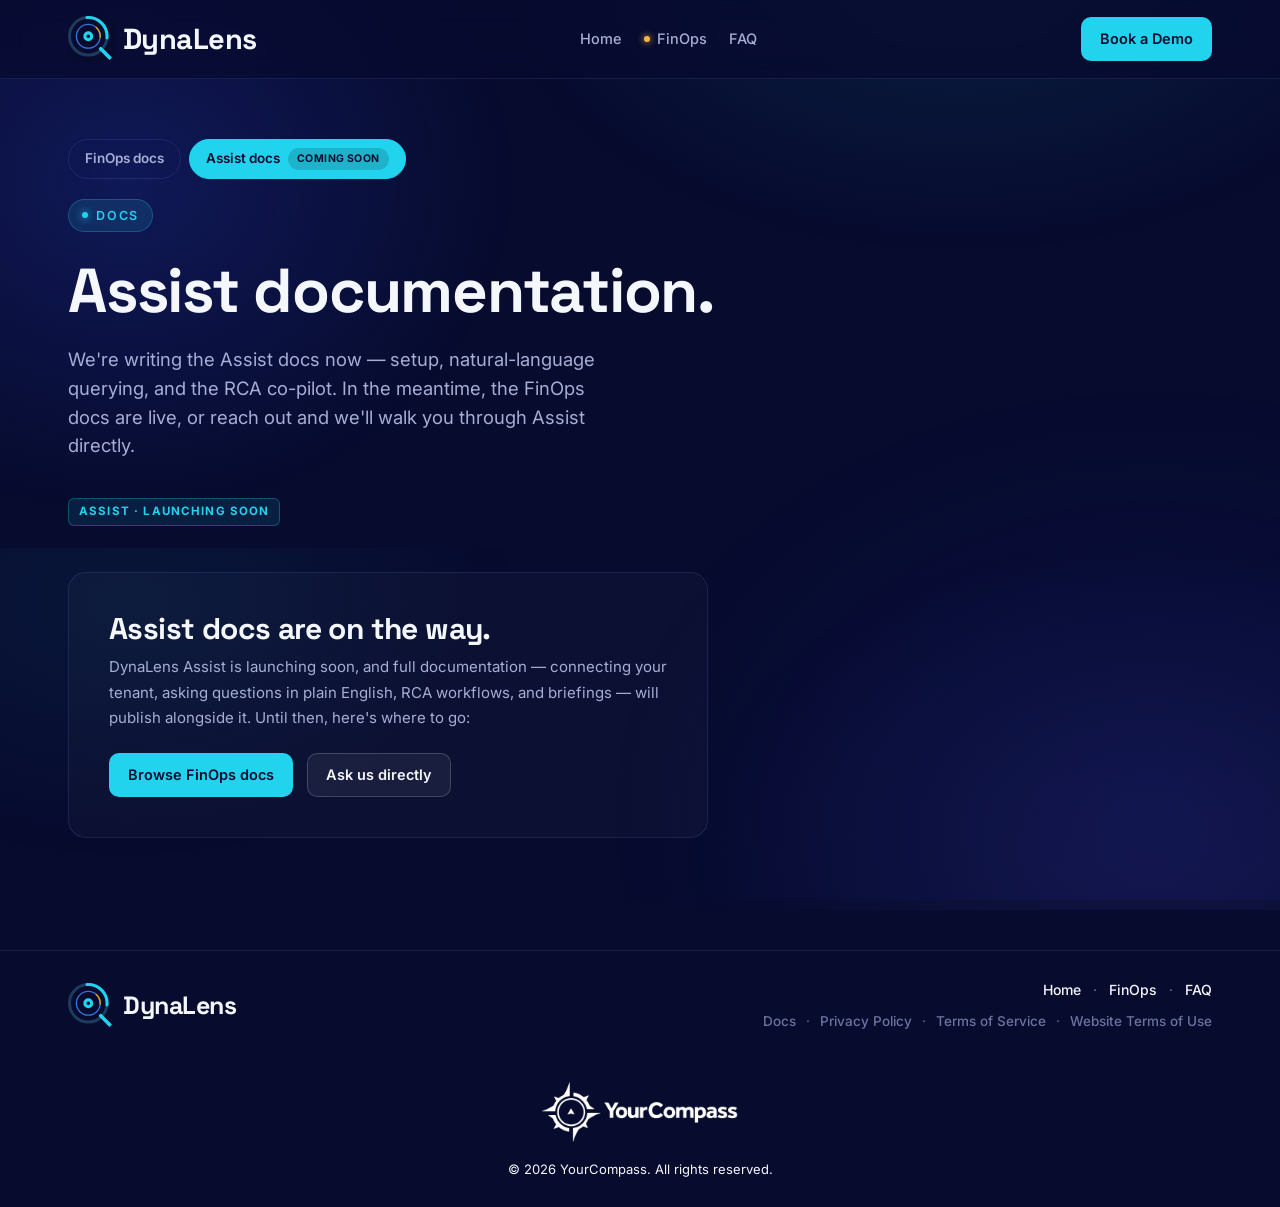
<file: dynalens-assist-docs.html>
<!DOCTYPE html>
<html lang="en">
<head>
<meta charset="UTF-8">
<meta name="viewport" content="width=device-width, initial-scale=1.0">
<title>Assist Documentation, DynaLens | Coming Soon</title>
<link rel="icon" type="image/svg+xml" href="assets/brand/icon-maskable.svg">
<link rel="apple-touch-icon" href="assets/brand/apple-touch-icon.svg">
<meta name="description" content="DynaLens Assist documentation is coming soon. In the meantime, browse the FinOps documentation or get in touch with the team.">
<link rel="preconnect" href="https://fonts.googleapis.com">
<link rel="preconnect" href="https://fonts.gstatic.com" crossorigin>
<link href="https://fonts.googleapis.com/css2?family=Space+Grotesk:wght@400;500;600;700&family=Inter:wght@400;500;600&family=JetBrains+Mono:wght@400;500;700&display=swap" rel="stylesheet">
<link rel="stylesheet" href="assets/css/main.css">
<link rel="stylesheet" href="assets/css/docs.css">
</head>
<body>

<nav>
  <div class="nav-in">
    <a href="index.html" class="logo" style="text-decoration:none;color:inherit"><img src="assets/brand/apple-touch-icon.svg" alt="" class="logo-icon">DynaLens</a>
    <div class="nav-links">
      <a href="index.html">Home</a>
      <a href="dynalens-finops-page.html" class="nav-status nav-status--fo">FinOps</a>
      <a href="dynalens-faq-page.html">FAQ</a>
    </div>
    <div class="nav-cta">
      <a href="dynalens-book-a-demo.html?from=docs" class="btn btn-primary">Book a Demo</a>
      <a href="dynalens-book-a-demo.html?from=docs" class="btn btn-primary" style="display:none">Sign Up</a>
    </div>
    <button class="nav-burger" id="navBurger" aria-label="Open menu" aria-expanded="false">
      <span></span><span></span><span></span>
    </button>
  </div>
  <div class="nav-mobile" id="navMobile">
    <a href="index.html">Home</a>
    <a href="dynalens-finops-page.html" class="nav-status nav-status--fo">FinOps</a>
    <a href="dynalens-faq-page.html">FAQ</a>
    <div class="nav-mobile-cta">
      <a href="dynalens-book-a-demo.html?from=docs" class="btn btn-primary">Book a Demo</a>
      <a href="dynalens-book-a-demo.html?from=docs" class="btn btn-primary" style="display:none">Sign Up</a>
    </div>
  </div>
</nav>

<header class="hero" style="padding-bottom:8px">
  <div class="wrap">
    <div style="max-width:720px">
      <div class="doc-product-switch">
        <a href="dynalens-docs.html" class="doc-product-pill">FinOps docs</a>
        <a href="dynalens-assist-docs.html" class="doc-product-pill active">Assist docs <span class="tag">Coming soon</span></a>
      </div>
      <span class="eyebrow">Docs</span>
      <h1>Assist documentation.</h1>
      <p class="hero-sub">We're writing the Assist docs now — setup, natural-language querying, and the RCA co-pilot. In the meantime, the FinOps docs are live, or reach out and we'll walk you through Assist directly.</p>
      <span class="app-eye launching" style="margin-top:6px">Assist · Launching soon</span>
    </div>
  </div>
</header>

<section class="blk" style="padding-top:24px">
  <div class="wrap">
    <div class="doc-soon-card">
      <h2>Assist docs are on the way.</h2>
      <p>DynaLens Assist is launching soon, and full documentation — connecting your tenant, asking questions in plain English, RCA workflows, and briefings — will publish alongside it. Until then, here's where to go:</p>
      <div class="hero-actions">
        <a href="dynalens-docs.html" class="btn btn-primary">Browse FinOps docs</a>
        <a href="dynalens-book-a-demo.html?from=docs" class="btn btn-ghost">Ask us directly</a>
      </div>
    </div>
  </div>
</section>

<footer>
  <div class="wrap">
    <div class="foot-in">
      <a href="index.html" class="logo" style="font-size:25px;text-decoration:none;color:inherit"><img src="assets/brand/apple-touch-icon.svg" alt="" class="logo-icon">DynaLens</a>
      <div class="foot-nav">
        <div class="foot-links">
          <a href="index.html">Home</a>
          <a href="dynalens-finops-page.html">FinOps</a>
          <a href="dynalens-faq-page.html">FAQ</a>
        </div>
        <div class="foot-legal">
          <a href="dynalens-docs.html">Docs</a>
          <a href="dynalens-privacy-policy.html">Privacy Policy</a>
          <a href="dynalens-terms-of-service.html">Terms of Service</a>
          <a href="dynalens-website-terms-of-use.html">Website Terms of Use</a>
        </div>
      </div>
    </div>
    <div class="foot-brand">
      <a href="https://yourcompass.ca" target="_blank" rel="noopener"><img src="assets/brand/yourcompass_logo_text.png" alt="YourCompass" class="foot-yc-logo"></a>
      <div class="copy">© 2026 YourCompass. All rights reserved.</div>
    </div>
  </div>
</footer>

<script src="assets/js/main.js"></script>
</body>
</html>
</file>
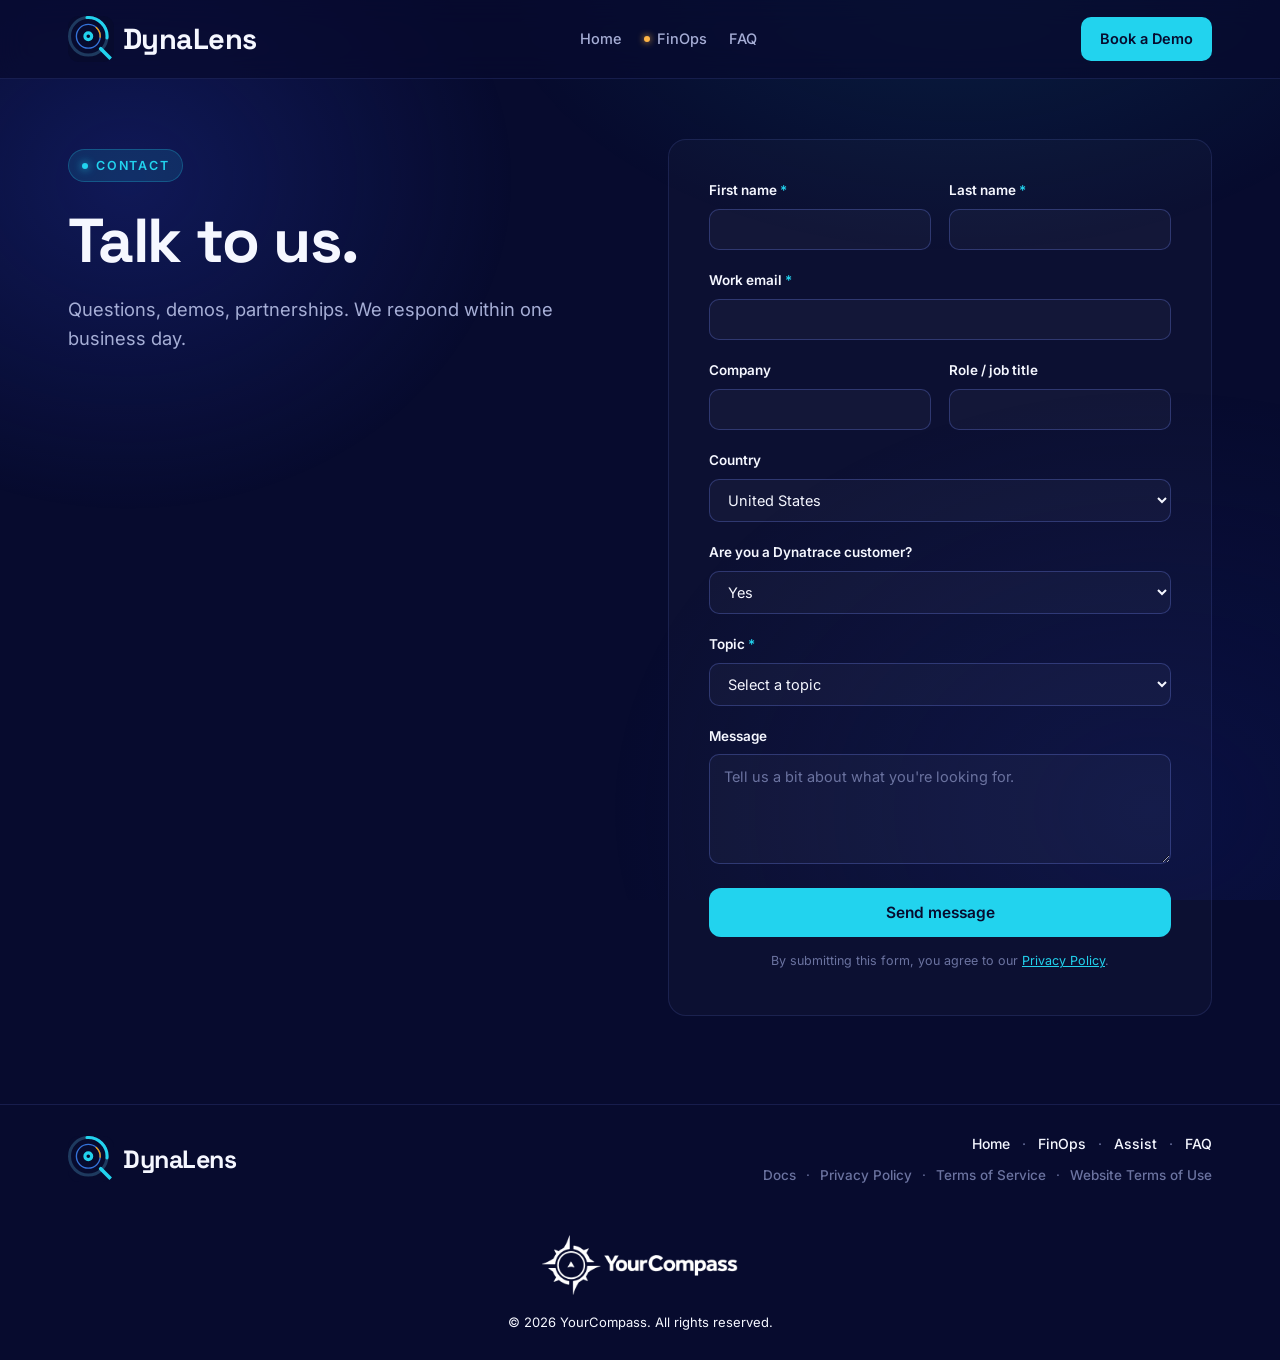
<file: dynalens-book-a-demo.html>
<!DOCTYPE html>
<html lang="en">
<head>
<meta charset="UTF-8">
<meta name="viewport" content="width=device-width, initial-scale=1.0">
<title>Book a Demo, DynaLens | Talk to Us</title>
<link rel="icon" type="image/svg+xml" href="assets/brand/icon-maskable.svg">
<link rel="apple-touch-icon" href="assets/brand/apple-touch-icon.svg">
<meta name="description" content="Questions, demos, or partnership inquiries about DynaLens FinOps and Assist. We respond within one business day.">
<link rel="preconnect" href="https://fonts.googleapis.com">
<link rel="preconnect" href="https://fonts.gstatic.com" crossorigin>
<link href="https://fonts.googleapis.com/css2?family=Space+Grotesk:wght@400;500;600;700&family=Inter:wght@400;500;600&family=JetBrains+Mono:wght@400;500;700&display=swap" rel="stylesheet">
<link rel="stylesheet" href="assets/css/main.css">
<link rel="stylesheet" href="assets/css/contact.css">
</head>
<body>

<nav>
  <div class="nav-in">
    <a href="index.html" class="logo" style="text-decoration:none;color:inherit"><img src="assets/brand/apple-touch-icon.svg" alt="" class="logo-icon">DynaLens</a>
    <div class="nav-links">
      <a href="index.html">Home</a>
      <a href="dynalens-finops-page.html" class="nav-status nav-status--fo">FinOps</a>
      <a href="dynalens-faq-page.html">FAQ</a>
    </div>
    <div class="nav-cta">
      <a href="dynalens-book-a-demo.html?from=contact" class="btn btn-primary">Book a Demo</a>
      <a href="dynalens-book-a-demo.html?from=contact" class="btn btn-primary" style="display:none">Sign Up</a>
    </div>
    <button class="nav-burger" id="navBurger" aria-label="Open menu" aria-expanded="false">
      <span></span><span></span><span></span>
    </button>
  </div>
  <div class="nav-mobile" id="navMobile">
    <a href="index.html">Home</a>
    <a href="dynalens-finops-page.html" class="nav-status nav-status--fo">FinOps</a>
    <a href="dynalens-faq-page.html">FAQ</a>
    <div class="nav-mobile-cta">
      <a href="dynalens-book-a-demo.html?from=contact" class="btn btn-primary">Book a Demo</a>
      <a href="dynalens-book-a-demo.html?from=contact" class="btn btn-primary" style="display:none">Sign Up</a>
    </div>
  </div>
</nav>

<header class="hero">
  <div class="wrap">
    <div class="contact-grid">
      <div class="contact-intro reveal">
        <span class="eyebrow">Contact</span>
        <h1>Talk to us.</h1>
        <p class="hero-sub">Questions, demos, partnerships. We respond within one business day.</p>
      </div>

      <div class="contact-card reveal">
        <form class="contact-form" id="contactForm">
          <div class="form-row">
            <div class="form-field">
              <label for="cf-first">First name<span class="req">*</span></label>
              <input type="text" id="cf-first" name="firstName" autocomplete="given-name" required>
            </div>
            <div class="form-field">
              <label for="cf-last">Last name<span class="req">*</span></label>
              <input type="text" id="cf-last" name="lastName" autocomplete="family-name" required>
            </div>
          </div>

          <div class="form-field">
            <label for="cf-email">Work email<span class="req">*</span></label>
            <input type="email" id="cf-email" name="email" autocomplete="email" required>
          </div>

          <div class="form-row">
            <div class="form-field">
              <label for="cf-company">Company</label>
              <input type="text" id="cf-company" name="company" autocomplete="organization">
            </div>
            <div class="form-field">
              <label for="cf-role">Role / job title</label>
              <input type="text" id="cf-role" name="role" autocomplete="organization-title">
            </div>
          </div>

          <div class="form-field">
            <label for="cf-country">Country</label>
            <select id="cf-country" name="country">
              <option>United States</option>
              <option>United Arab Emirates</option>
              <option>Saudi Arabia</option>
              <option>United Kingdom</option>
              <option>Canada</option>
              <option>Other</option>
            </select>
          </div>

          <div class="form-field">
            <label for="cf-customer">Are you a Dynatrace customer?</label>
            <select id="cf-customer" name="dynatraceCustomer">
              <option value="yes">Yes</option>
              <option value="no">No</option>
              <option value="evaluating">Evaluating Dynatrace</option>
            </select>
          </div>

          <div class="form-field">
            <label for="cf-topic">Topic<span class="req">*</span></label>
            <select id="cf-topic" name="topic" required>
              <option value="" disabled selected>Select a topic</option>
              <option value="general">General</option>
              <option value="demo">Sales / Demo</option>
              <option value="partnership">Partnership</option>
              <option value="support">Support</option>
              <option value="security">Security</option>
            </select>
          </div>

          <div class="form-field">
            <label for="cf-message">Message</label>
            <textarea id="cf-message" name="message" placeholder="Tell us a bit about what you're looking for."></textarea>
          </div>

          <input type="hidden" id="cf-product" name="product" value="General">

          <button type="submit" class="btn btn-primary btn-lg contact-submit">Send message</button>
          <p class="contact-note">By submitting this form, you agree to our <a href="dynalens-privacy-policy.html" style="color:var(--cyan)">Privacy Policy</a>.</p>
        </form>

        <div class="contact-success" id="contactSuccess">
          <div class="ico">✓</div>
          <h3>Message sent.</h3>
          <p>Thanks for reaching out — we'll be in touch within one business day.</p>
        </div>
      </div>
    </div>
  </div>
</header>

<footer>
  <div class="wrap">
    <div class="foot-in">
      <a href="index.html" class="logo" style="font-size:25px;text-decoration:none;color:inherit"><img src="assets/brand/apple-touch-icon.svg" alt="" class="logo-icon">DynaLens</a>
      <div class="foot-nav">
        <div class="foot-links">
          <a href="index.html">Home</a>
          <a href="dynalens-finops-page.html">FinOps</a>
          <a href="dynalens-assist-page.html">Assist</a>
          <a href="dynalens-faq-page.html">FAQ</a>
        </div>
        <div class="foot-legal">
          <a href="dynalens-docs.html">Docs</a>
          <a href="dynalens-privacy-policy.html">Privacy Policy</a>
          <a href="dynalens-terms-of-service.html">Terms of Service</a>
          <a href="dynalens-website-terms-of-use.html">Website Terms of Use</a>
        </div>
      </div>
    </div>
    <div class="foot-brand">
      <a href="https://yourcompass.ca" target="_blank" rel="noopener"><img src="assets/brand/yourcompass_logo_text.png" alt="YourCompass" class="foot-yc-logo"></a>
      <div class="copy">© 2026 YourCompass. All rights reserved.</div>
    </div>
  </div>
</footer>

<script src="assets/js/main.js"></script>
<script>
  // Referrer-based product context: which page's "Book a Demo" sent someone here.
  // Carries through as ?from=<slug> and drives both the accent color (matching
  // that product's theme) and a hidden field so a real submission remembers it.
  (function(){
    var labels = {
      home: 'Home', finops: 'FinOps', assist: 'Assist', faq: 'FAQ',
      docs: 'Docs', privacy: 'Privacy Policy', tos: 'Terms of Service',
      webtou: 'Website Terms of Use', contact: 'Contact page'
    };
    var from = new URLSearchParams(window.location.search).get('from');
    var productField = document.getElementById('cf-product');
    if(productField) productField.value = labels[from] || 'General';
    if(from === 'finops') document.body.classList.add('theme-finops');
  })();

  (function(){
    var form = document.getElementById('contactForm');
    var success = document.getElementById('contactSuccess');
    if(!form || !success) return;
    form.addEventListener('submit', function(e){
      e.preventDefault();
      form.classList.add('hide');
      success.classList.add('show');
    });
  })();
</script>
</body>
</html>
</file>
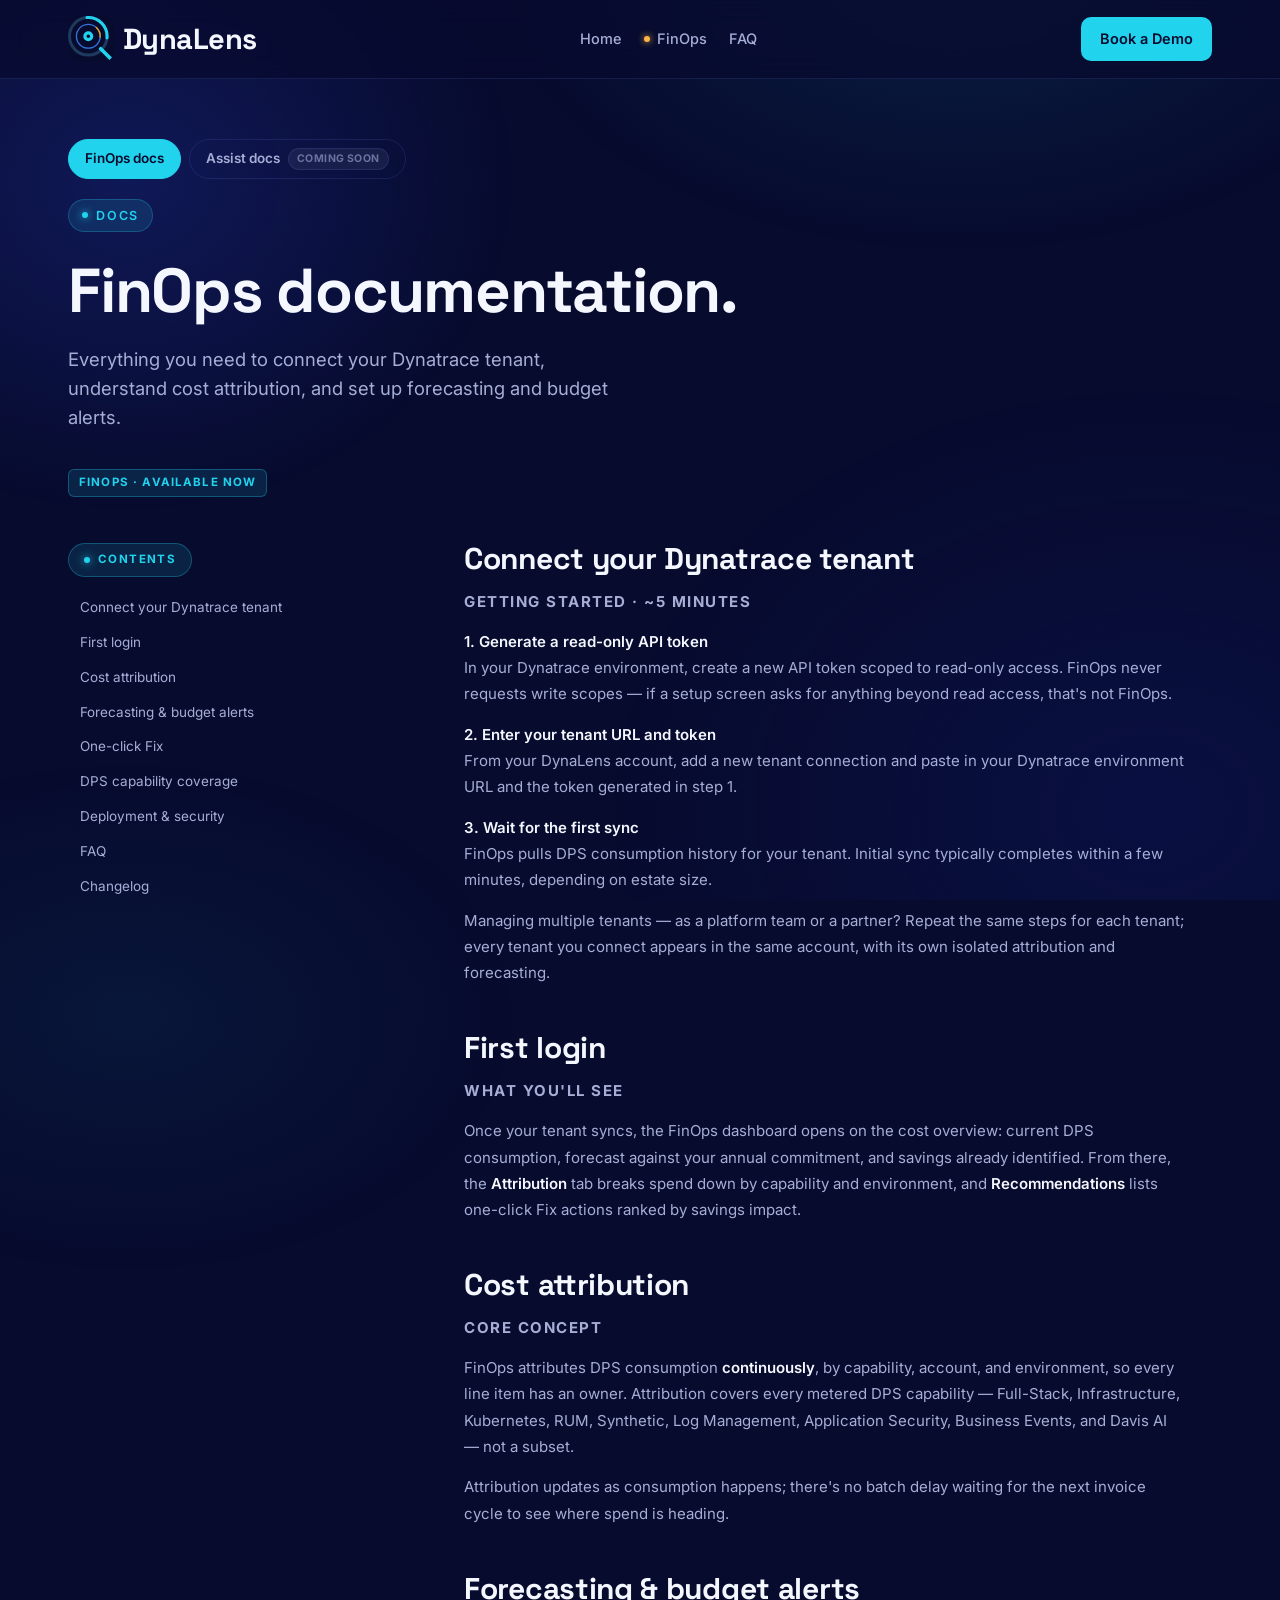
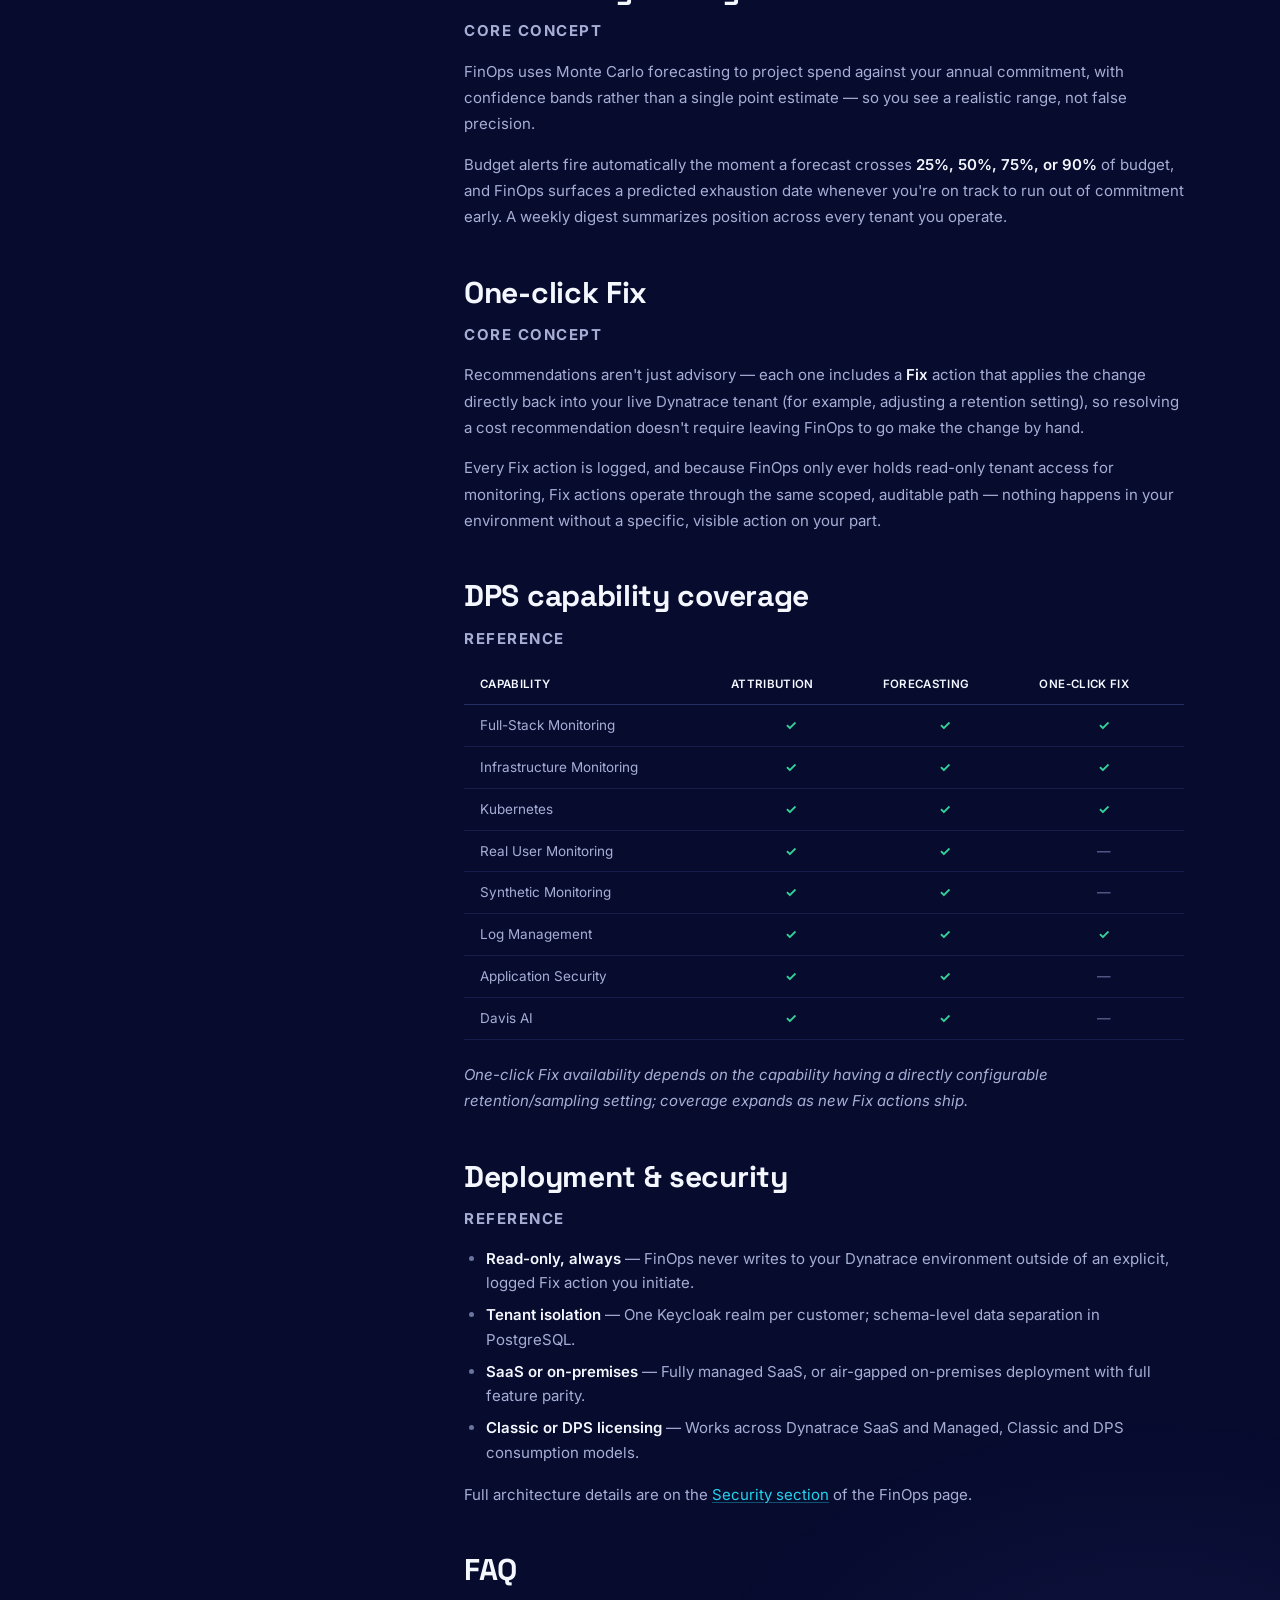
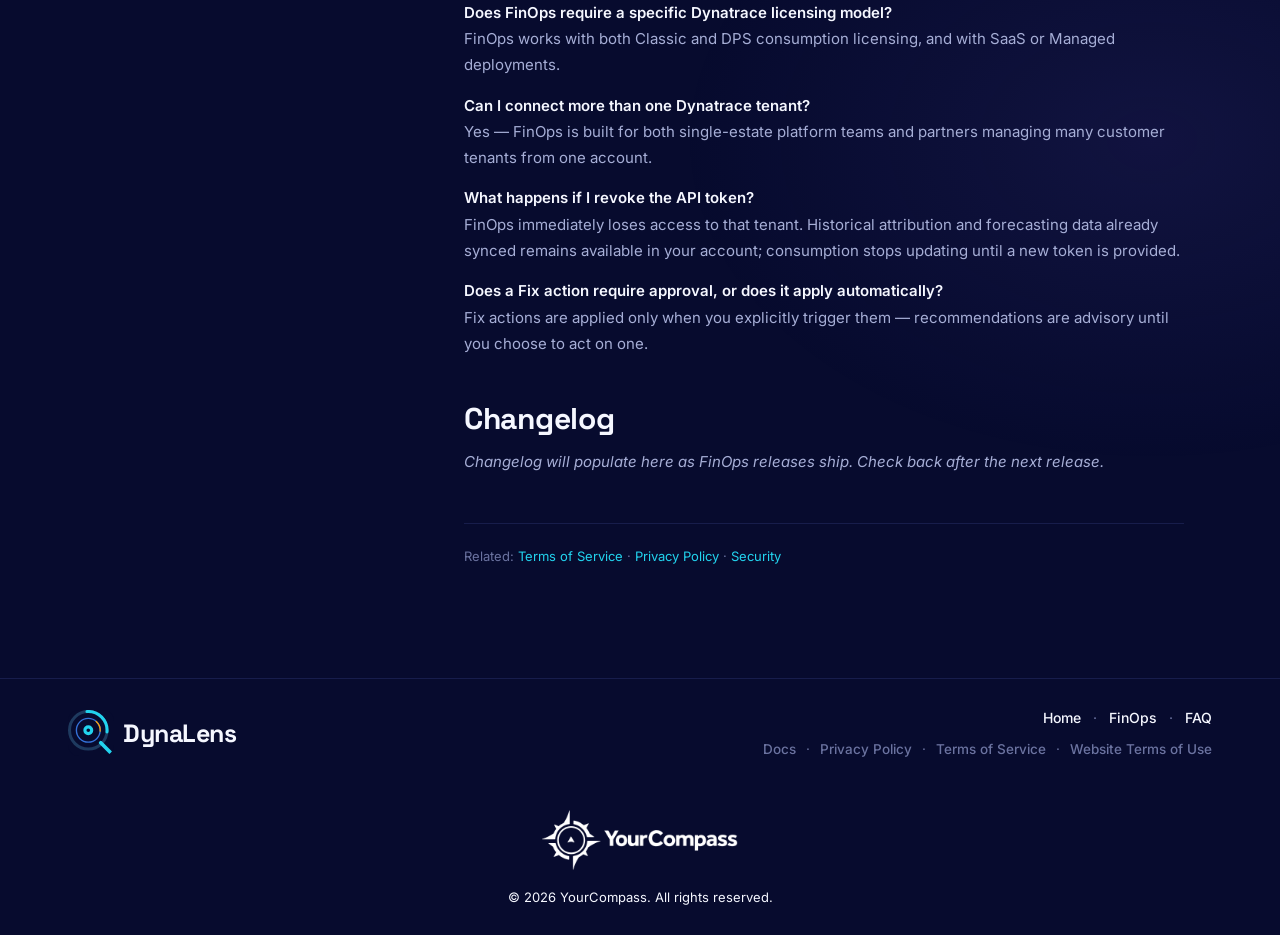
<file: dynalens-docs.html>
<!DOCTYPE html>
<html lang="en">
<head>
<meta charset="UTF-8">
<meta name="viewport" content="width=device-width, initial-scale=1.0">
<title>Documentation, DynaLens | FinOps Setup Guides & Reference</title>
<link rel="icon" type="image/svg+xml" href="assets/brand/icon-maskable.svg">
<link rel="apple-touch-icon" href="assets/brand/apple-touch-icon.svg">
<meta name="description" content="DynaLens documentation: connect your Dynatrace tenant, understand cost attribution, set up forecasting and budget alerts, and use one-click Fix actions in FinOps.">
<link rel="preconnect" href="https://fonts.googleapis.com">
<link rel="preconnect" href="https://fonts.gstatic.com" crossorigin>
<link href="https://fonts.googleapis.com/css2?family=Space+Grotesk:wght@400;500;600;700&family=Inter:wght@400;500;600&family=JetBrains+Mono:wght@400;500;700&display=swap" rel="stylesheet">
<link rel="stylesheet" href="assets/css/main.css">
<link rel="stylesheet" href="assets/css/docs.css">
</head>
<body>

<nav>
  <div class="nav-in">
    <a href="index.html" class="logo" style="text-decoration:none;color:inherit"><img src="assets/brand/apple-touch-icon.svg" alt="" class="logo-icon">DynaLens</a>
    <div class="nav-links">
      <a href="index.html">Home</a>
      <a href="dynalens-finops-page.html" class="nav-status nav-status--fo">FinOps</a>
      <a href="dynalens-faq-page.html">FAQ</a>
    </div>
    <div class="nav-cta">
      <a href="dynalens-book-a-demo.html?from=docs" class="btn btn-primary">Book a Demo</a>
      <a href="dynalens-book-a-demo.html?from=docs" class="btn btn-primary" style="display:none">Sign Up</a>
    </div>
    <button class="nav-burger" id="navBurger" aria-label="Open menu" aria-expanded="false">
      <span></span><span></span><span></span>
    </button>
  </div>
  <div class="nav-mobile" id="navMobile">
    <a href="index.html">Home</a>
    <a href="dynalens-finops-page.html" class="nav-status nav-status--fo">FinOps</a>
    <a href="dynalens-faq-page.html">FAQ</a>
    <div class="nav-mobile-cta">
      <a href="dynalens-book-a-demo.html?from=docs" class="btn btn-primary">Book a Demo</a>
      <a href="dynalens-book-a-demo.html?from=docs" class="btn btn-primary" style="display:none">Sign Up</a>
    </div>
  </div>
</nav>

<header class="hero" style="padding-bottom:8px">
  <div class="wrap">
    <div class="reveal" style="max-width:720px">
      <div class="doc-product-switch">
        <a href="dynalens-docs.html" class="doc-product-pill active">FinOps docs</a>
        <a href="dynalens-assist-docs.html" class="doc-product-pill">Assist docs <span class="tag">Coming soon</span></a>
      </div>
      <span class="eyebrow">Docs</span>
      <h1>FinOps documentation.</h1>
      <p class="hero-sub">Everything you need to connect your Dynatrace tenant, understand cost attribution, and set up forecasting and budget alerts.</p>
      <span class="app-eye now" style="margin-top:6px">FinOps · Available now</span>
    </div>
  </div>
</header>

<section class="blk" style="padding-top:24px">
  <div class="wrap">
    <div class="doc-shell">
      <aside class="doc-toc">
        <div class="sec-eye doc-toc-title">Contents</div>
        <ul>
          <li><a href="#connect-your-dynatrace-tenant">Connect your Dynatrace tenant</a></li>
          <li><a href="#first-login">First login</a></li>
          <li><a href="#cost-attribution">Cost attribution</a></li>
          <li><a href="#forecasting--budget-alerts">Forecasting &amp; budget alerts</a></li>
          <li><a href="#one-click-fix">One-click Fix</a></li>
          <li><a href="#dps-capability-coverage">DPS capability coverage</a></li>
          <li><a href="#deployment--security">Deployment &amp; security</a></li>
          <li><a href="#faq">FAQ</a></li>
          <li><a href="#changelog">Changelog</a></li>
        </ul>
      </aside>

      <article class="doc-body">

        <h2 id="connect-your-dynatrace-tenant">Connect your Dynatrace tenant</h2>
        <p class="doc-kicker">Getting started · ~5 minutes</p>

        <p><strong>1. Generate a read-only API token</strong><br>
        In your Dynatrace environment, create a new API token scoped to read-only access. FinOps never requests write scopes — if a setup screen asks for anything beyond read access, that's not FinOps.</p>

        <p><strong>2. Enter your tenant URL and token</strong><br>
        From your DynaLens account, add a new tenant connection and paste in your Dynatrace environment URL and the token generated in step 1.</p>

        <p><strong>3. Wait for the first sync</strong><br>
        FinOps pulls DPS consumption history for your tenant. Initial sync typically completes within a few minutes, depending on estate size.</p>

        <p>Managing multiple tenants — as a platform team or a partner? Repeat the same steps for each tenant; every tenant you connect appears in the same account, with its own isolated attribution and forecasting.</p>

        <h2 id="first-login">First login</h2>
        <p class="doc-kicker">What you'll see</p>
        <p>Once your tenant syncs, the FinOps dashboard opens on the cost overview: current DPS consumption, forecast against your annual commitment, and savings already identified. From there, the <strong>Attribution</strong> tab breaks spend down by capability and environment, and <strong>Recommendations</strong> lists one-click Fix actions ranked by savings impact.</p>

        <h2 id="cost-attribution">Cost attribution</h2>
        <p class="doc-kicker">Core concept</p>
        <p>FinOps attributes DPS consumption <strong>continuously</strong>, by capability, account, and environment, so every line item has an owner. Attribution covers every metered DPS capability — Full-Stack, Infrastructure, Kubernetes, RUM, Synthetic, Log Management, Application Security, Business Events, and Davis AI — not a subset.</p>
        <p>Attribution updates as consumption happens; there's no batch delay waiting for the next invoice cycle to see where spend is heading.</p>

        <h2 id="forecasting--budget-alerts">Forecasting &amp; budget alerts</h2>
        <p class="doc-kicker">Core concept</p>
        <p>FinOps uses Monte Carlo forecasting to project spend against your annual commitment, with confidence bands rather than a single point estimate — so you see a realistic range, not false precision.</p>
        <p>Budget alerts fire automatically the moment a forecast crosses <strong>25%, 50%, 75%, or 90%</strong> of budget, and FinOps surfaces a predicted exhaustion date whenever you're on track to run out of commitment early. A weekly digest summarizes position across every tenant you operate.</p>

        <h2 id="one-click-fix">One-click Fix</h2>
        <p class="doc-kicker">Core concept</p>
        <p>Recommendations aren't just advisory — each one includes a <strong>Fix</strong> action that applies the change directly back into your live Dynatrace tenant (for example, adjusting a retention setting), so resolving a cost recommendation doesn't require leaving FinOps to go make the change by hand.</p>
        <p>Every Fix action is logged, and because FinOps only ever holds read-only tenant access for monitoring, Fix actions operate through the same scoped, auditable path — nothing happens in your environment without a specific, visible action on your part.</p>

        <h2 id="dps-capability-coverage">DPS capability coverage</h2>
        <p class="doc-kicker">Reference</p>
        <div class="doc-table-wrap">
          <table>
            <thead>
              <tr><th>Capability</th><th>Attribution</th><th>Forecasting</th><th>One-click Fix</th></tr>
            </thead>
            <tbody>
              <tr><td>Full-Stack Monitoring</td><td class="chk">✓</td><td class="chk">✓</td><td class="chk">✓</td></tr>
              <tr><td>Infrastructure Monitoring</td><td class="chk">✓</td><td class="chk">✓</td><td class="chk">✓</td></tr>
              <tr><td>Kubernetes</td><td class="chk">✓</td><td class="chk">✓</td><td class="chk">✓</td></tr>
              <tr><td>Real User Monitoring</td><td class="chk">✓</td><td class="chk">✓</td><td class="dash">—</td></tr>
              <tr><td>Synthetic Monitoring</td><td class="chk">✓</td><td class="chk">✓</td><td class="dash">—</td></tr>
              <tr><td>Log Management</td><td class="chk">✓</td><td class="chk">✓</td><td class="chk">✓</td></tr>
              <tr><td>Application Security</td><td class="chk">✓</td><td class="chk">✓</td><td class="dash">—</td></tr>
              <tr><td>Davis AI</td><td class="chk">✓</td><td class="chk">✓</td><td class="dash">—</td></tr>
            </tbody>
          </table>
        </div>
        <p><em>One-click Fix availability depends on the capability having a directly configurable retention/sampling setting; coverage expands as new Fix actions ship.</em></p>

        <h2 id="deployment--security">Deployment &amp; security</h2>
        <p class="doc-kicker">Reference</p>
        <ul>
          <li><strong>Read-only, always</strong> — FinOps never writes to your Dynatrace environment outside of an explicit, logged Fix action you initiate.</li>
          <li><strong>Tenant isolation</strong> — One Keycloak realm per customer; schema-level data separation in PostgreSQL.</li>
          <li><strong>SaaS or on-premises</strong> — Fully managed SaaS, or air-gapped on-premises deployment with full feature parity.</li>
          <li><strong>Classic or DPS licensing</strong> — Works across Dynatrace SaaS and Managed, Classic and DPS consumption models.</li>
        </ul>
        <p>Full architecture details are on the <a href="dynalens-finops-page.html#security">Security section</a> of the FinOps page.</p>

        <h2 id="faq">FAQ</h2>
        <p><strong>Does FinOps require a specific Dynatrace licensing model?</strong><br>
        FinOps works with both Classic and DPS consumption licensing, and with SaaS or Managed deployments.</p>
        <p><strong>Can I connect more than one Dynatrace tenant?</strong><br>
        Yes — FinOps is built for both single-estate platform teams and partners managing many customer tenants from one account.</p>
        <p><strong>What happens if I revoke the API token?</strong><br>
        FinOps immediately loses access to that tenant. Historical attribution and forecasting data already synced remains available in your account; consumption stops updating until a new token is provided.</p>
        <p><strong>Does a Fix action require approval, or does it apply automatically?</strong><br>
        Fix actions are applied only when you explicitly trigger them — recommendations are advisory until you choose to act on one.</p>

        <h2 id="changelog">Changelog</h2>
        <p><em>Changelog will populate here as FinOps releases ship. Check back after the next release.</em></p>

        <div class="doc-related">Related: <a href="dynalens-terms-of-service.html">Terms of Service</a> · <a href="dynalens-privacy-policy.html">Privacy Policy</a> · <a href="dynalens-finops-page.html#security">Security</a></div>
      </article>
    </div>
  </div>
</section>

<footer>
  <div class="wrap">
    <div class="foot-in">
      <a href="index.html" class="logo" style="font-size:25px;text-decoration:none;color:inherit"><img src="assets/brand/apple-touch-icon.svg" alt="" class="logo-icon">DynaLens</a>
      <div class="foot-nav">
        <div class="foot-links">
          <a href="index.html">Home</a>
          <a href="dynalens-finops-page.html">FinOps</a>
          <a href="dynalens-faq-page.html">FAQ</a>
        </div>
        <div class="foot-legal">
          <a href="dynalens-docs.html">Docs</a>
          <a href="dynalens-privacy-policy.html">Privacy Policy</a>
          <a href="dynalens-terms-of-service.html">Terms of Service</a>
          <a href="dynalens-website-terms-of-use.html">Website Terms of Use</a>
        </div>
      </div>
    </div>
    <div class="foot-brand">
      <a href="https://yourcompass.ca" target="_blank" rel="noopener"><img src="assets/brand/yourcompass_logo_text.png" alt="YourCompass" class="foot-yc-logo"></a>
      <div class="copy">© 2026 YourCompass. All rights reserved.</div>
    </div>
  </div>
</footer>

<script src="assets/js/main.js"></script>
</body>
</html>
</file>
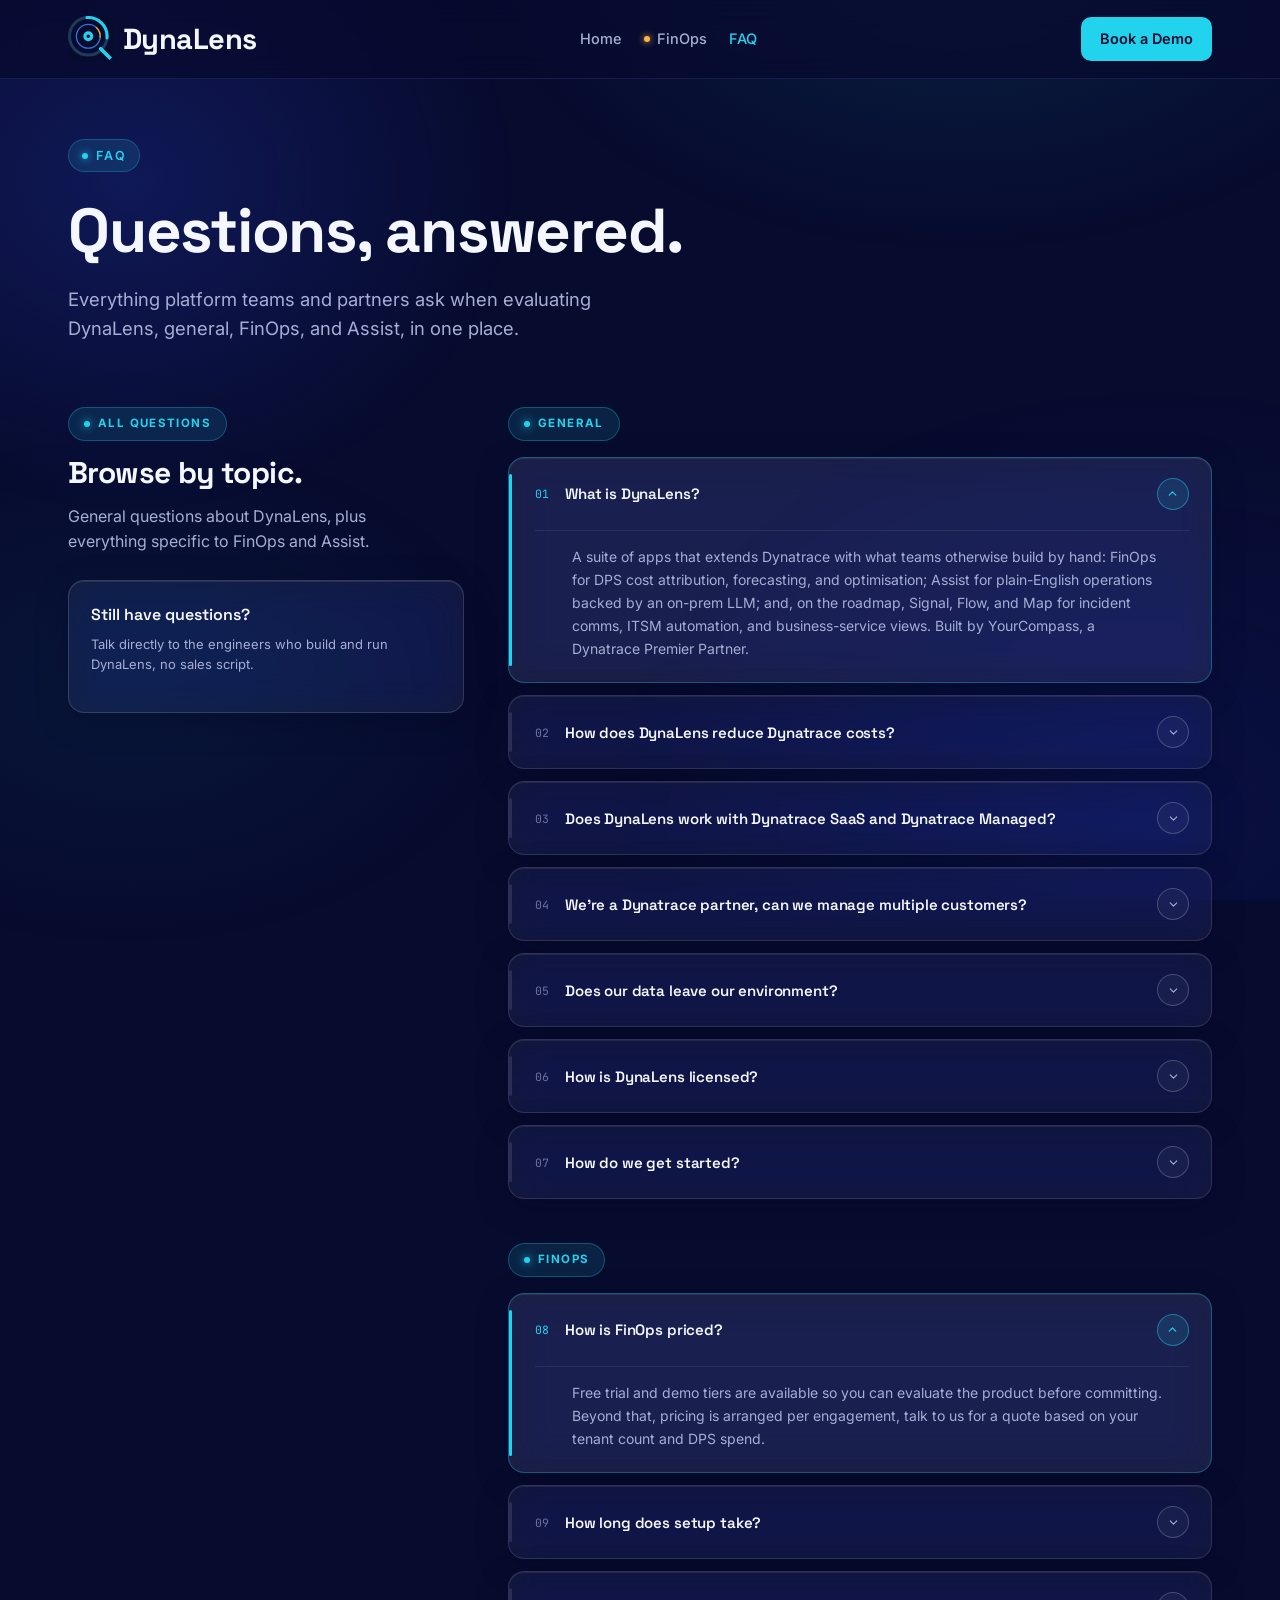
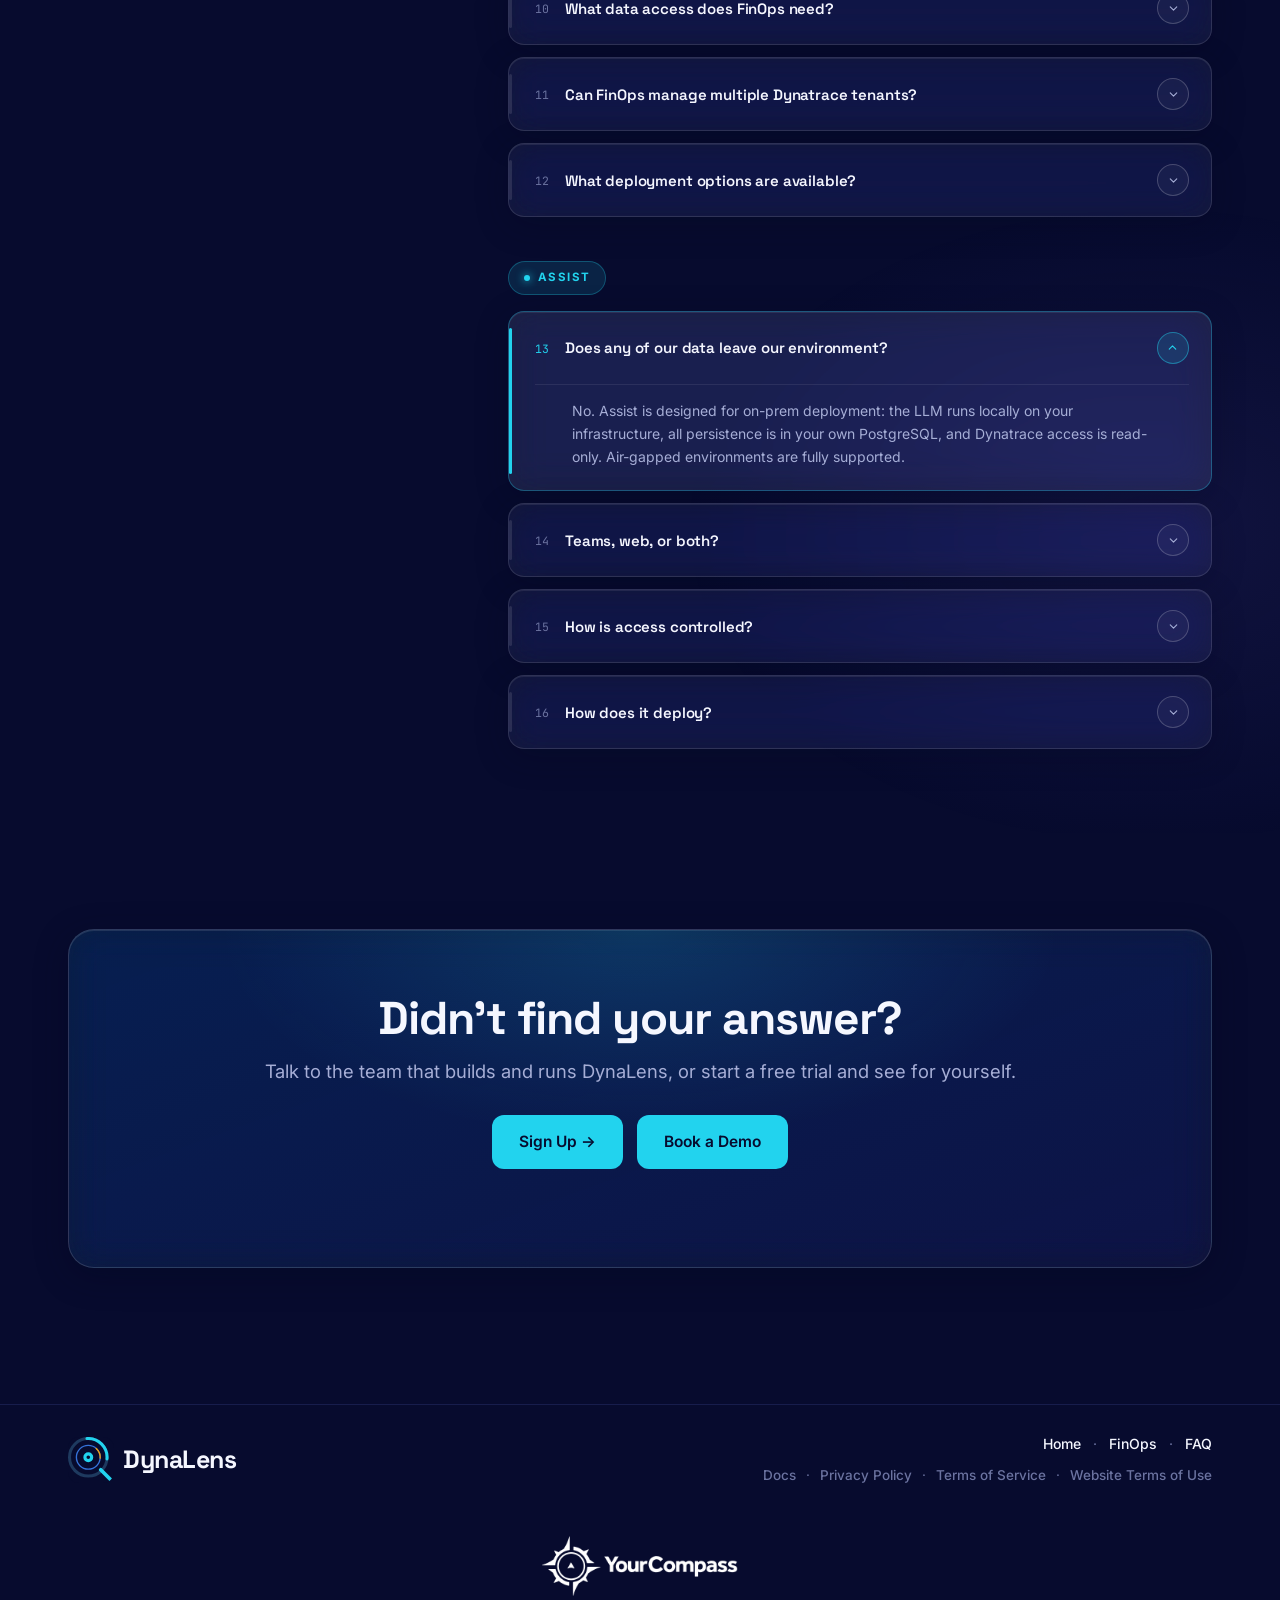
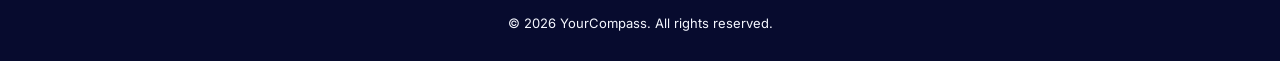
<file: dynalens-faq-page.html>
<!DOCTYPE html>
<html lang="en">
<head>
<meta charset="UTF-8">
<meta name="viewport" content="width=device-width, initial-scale=1.0">
<title>FAQ, DynaLens | Dynatrace Apps for Cost Optimization & AI-Assisted Operations</title>
<link rel="icon" type="image/svg+xml" href="assets/brand/icon-maskable.svg">
<link rel="apple-touch-icon" href="assets/brand/apple-touch-icon.svg">
<meta name="description" content="Answers to common questions about DynaLens: the FinOps and Assist apps for Dynatrace, pricing, deployment, security, data residency, and licensing.">
<script type="application/ld+json">
{"@context":"https://schema.org","@type":"FAQPage","mainEntity":[{"@type":"Question","name":"What is DynaLens?","acceptedAnswer":{"@type":"Answer","text":"A suite of apps that extends Dynatrace with what teams otherwise build by hand: FinOps for DPS cost attribution, forecasting, and optimisation; Assist for plain-English operations backed by an on-prem LLM; and, on the roadmap, Signal, Flow, and Map for incident comms, ITSM automation, and business-service views. Built by YourCompass, a Dynatrace Premier Partner."}},{"@type":"Question","name":"How does DynaLens reduce Dynatrace costs?","acceptedAnswer":{"@type":"Answer","text":"FinOps attributes DPS consumption by capability, account, and environment, forecasts spend against your annual commitment with confidence bands, and proposes optimisation actions scored by savings, impact, and effort, several applicable back into your tenant with one click. You see the overrun months before the invoice, and you know exactly which change fixes it."}},{"@type":"Question","name":"Does DynaLens work with Dynatrace SaaS and Dynatrace Managed?","acceptedAnswer":{"@type":"Answer","text":"Yes, different apps target different estates. FinOps manages Dynatrace Platform Subscription (DPS) consumption for SaaS tenants; Assist is built for Dynatrace Managed and fully on-prem environments, including air-gapped deployments with a locally hosted LLM."}},{"@type":"Question","name":"We're a Dynatrace partner, can we manage multiple customers?","acceptedAnswer":{"@type":"Answer","text":"That's a core design goal. FinOps is multi-tenant from the ground up: customer and environment management, per-account credentials, role-based access, and consolidated forecasting digests across every customer you operate."}},{"@type":"Question","name":"Does our data leave our environment?","acceptedAnswer":{"@type":"Answer","text":"Dynatrace access is read-only by default, isolated per customer, and revocable at any time. On-premises deployment offers full feature parity, Assist runs its LLM entirely on your own infrastructure, so nothing reaches external AI services. Data residency options are available to meet regional compliance requirements."}},{"@type":"Question","name":"How is DynaLens licensed?","acceptedAnswer":{"@type":"Answer","text":"Each app is licensed as a subscription, with free trial and demo tiers so you can evaluate before committing. Enterprise and partner arrangements, multi-tenant, volume, or bespoke terms, are handled directly with our team."}},{"@type":"Question","name":"How do we get started?","acceptedAnswer":{"@type":"Answer","text":"Start a free trial and connect your Dynatrace tenant in minutes, or book a demo and we'll walk through your estate together, whichever suits how your team evaluates."}},{"@type":"Question","name":"How is FinOps priced?","acceptedAnswer":{"@type":"Answer","text":"Free trial and demo tiers are available so you can evaluate the product before committing. Beyond that, pricing is arranged per engagement, talk to us for a quote based on your tenant count and DPS spend."}},{"@type":"Question","name":"How long does FinOps setup take?","acceptedAnswer":{"@type":"Answer","text":"FinOps installs as a native Dynatrace Platform App. A guided onboarding flow authenticates your Dynatrace connection, validates it, and automatically queues the initial data sync, most customers are seeing data within the same day."}},{"@type":"Question","name":"What data access does FinOps need?","acceptedAnswer":{"@type":"Answer","text":"Authentication is OAuth2 client-credentials, scoped per account. FinOps reads subscription, cost, and usage data by default; write-back is limited to the specific configuration changes behind an applied \"Fix\" action, and is gated by permission and safety checks (e.g. confirming a host is offline before switching its monitoring mode)."}},{"@type":"Question","name":"Can FinOps manage multiple Dynatrace tenants?","acceptedAnswer":{"@type":"Answer","text":"Yes. FinOps is built for teams and partners managing many customers at once, full CRUD customer management, per-account OAuth credentials, and role-based access so each user only sees what they're permitted to."}},{"@type":"Question","name":"What deployment options are available for FinOps?","acceptedAnswer":{"@type":"Answer","text":"FinOps ships as a native Dynatrace Platform App on the frontend, backed by a service you can run via Docker Compose or deploy to Kubernetes, including on-premises and air-gapped environments for regulated customers."}},{"@type":"Question","name":"Does any of our data leave our environment when using Assist?","acceptedAnswer":{"@type":"Answer","text":"No. Assist is designed for on-prem deployment: the LLM runs locally on your infrastructure, all persistence is in your own PostgreSQL, and Dynatrace access is read-only. Air-gapped environments are fully supported."}},{"@type":"Question","name":"Does Assist work in Teams, web, or both?","acceptedAnswer":{"@type":"Answer","text":"Three modes: Microsoft Teams (Entra ID identity), an on-prem web UI (LDAP identity), or hybrid running both at once. Same capabilities behind every surface."}},{"@type":"Question","name":"How is access controlled in Assist?","acceptedAnswer":{"@type":"Answer","text":"Three roles, viewer, SRE, and admin, assigned from your directory groups (Entra ID or LDAP). Sensitive capabilities like RCA, model switching, and administration are gated per role, and every action is rate-limited and audit-logged."}},{"@type":"Question","name":"How does Assist deploy?","acceptedAnswer":{"@type":"Answer","text":"Docker Compose for a fast on-prem start, with a Helm chart for Kubernetes. Secrets live in HashiCorp Vault, and health, metrics, and OpenTelemetry endpoints are built in for your own monitoring."}}]}
</script>
<link rel="preconnect" href="https://fonts.googleapis.com">
<link rel="preconnect" href="https://fonts.gstatic.com" crossorigin>
<link href="https://fonts.googleapis.com/css2?family=Space+Grotesk:wght@400;500;600;700&family=Inter:wght@400;500;600&family=JetBrains+Mono:wght@400;500;700&display=swap" rel="stylesheet">
<link rel="stylesheet" href="assets/css/main.css">
<link rel="stylesheet" href="assets/css/faq.css">
</head>
<body>

<nav>
  <div class="nav-in">
    <a href="index.html" class="logo" style="text-decoration:none;color:inherit"><img src="assets/brand/apple-touch-icon.svg" alt="" class="logo-icon">DynaLens</a>
    <div class="nav-links">
      <a href="index.html">Home</a>
      <a href="dynalens-finops-page.html" class="nav-status nav-status--fo">FinOps</a>
      <a href="dynalens-faq-page.html" style="color:var(--cyan)">FAQ</a>
    </div>
    <div class="nav-cta">
      <a href="dynalens-book-a-demo.html?from=faq" class="btn btn-primary">Book a Demo</a>
      <a href="dynalens-book-a-demo.html?from=faq" class="btn btn-primary" style="display:none">Sign Up</a>
    </div>
    <button class="nav-burger" id="navBurger" aria-label="Open menu" aria-expanded="false">
      <span></span><span></span><span></span>
    </button>
  </div>
  <div class="nav-mobile" id="navMobile">
    <a href="index.html">Home</a>
    <a href="dynalens-finops-page.html" class="nav-status nav-status--fo">FinOps</a>
    <a href="dynalens-faq-page.html" style="color:var(--cyan)">FAQ</a>
    <div class="nav-mobile-cta">
      <a href="dynalens-book-a-demo.html?from=faq" class="btn btn-primary">Book a Demo</a>
      <a href="dynalens-book-a-demo.html?from=faq" class="btn btn-primary" style="display:none">Sign Up</a>
    </div>
  </div>
</nav>

<header class="hero" style="padding-bottom:8px">
  <div class="wrap">
    <div class="reveal" style="max-width:720px">
      <span class="eyebrow">FAQ</span>
      <h1>Questions, answered.</h1>
      <p class="hero-sub">Everything platform teams and partners ask when evaluating DynaLens, general, FinOps, and Assist, in one place.</p>
    </div>
  </div>
</header>

<section class="blk" style="padding-top:24px">
  <div class="wrap">
    <div class="faqx">
      <div class="faqx-left reveal">
        <div class="sec-head" style="margin-bottom:0">
          <span class="sec-eye">All questions</span>
          <h2 style="font-size:clamp(22px,2.6vw,30px)">Browse by topic.</h2>
          <p class="sec-sub">General questions about DynaLens, plus everything specific to FinOps and Assist.</p>
        </div>
        <div class="faqx-cta">
          <b>Still have questions?</b>
          <p>Talk directly to the engineers who build and run DynaLens, no sales script.</p>
        </div>
      </div>

      <div>
        <div class="faq-group">
          <span class="sec-eye faq-group-eye">General</span>
          <div class="faq reveal" id="faqAcc-general">
            <div class="acc-item open">
              <button class="acc-q" aria-expanded="true">
                <span class="qn">01</span>
                <span class="qt">What is DynaLens?</span>
                <span class="acc-x"><svg viewBox="0 0 24 24"><path d="M6 9l6 6 6-6"/></svg></span>
              </button>
              <div class="acc-body"><div class="acc-a"><div class="acc-a-in">A suite of apps that extends Dynatrace with what teams otherwise build by hand: FinOps for DPS cost attribution, forecasting, and optimisation; Assist for plain-English operations backed by an on-prem LLM; and, on the roadmap, Signal, Flow, and Map for incident comms, ITSM automation, and business-service views. Built by YourCompass, a Dynatrace Premier Partner.</div></div></div>
            </div>
            <div class="acc-item">
              <button class="acc-q" aria-expanded="false">
                <span class="qn">02</span>
                <span class="qt">How does DynaLens reduce Dynatrace costs?</span>
                <span class="acc-x"><svg viewBox="0 0 24 24"><path d="M6 9l6 6 6-6"/></svg></span>
              </button>
              <div class="acc-body"><div class="acc-a"><div class="acc-a-in">FinOps attributes DPS consumption by capability, account, and environment, forecasts spend against your annual commitment with confidence bands, and proposes optimisation actions scored by savings, impact, and effort, several applicable back into your tenant with one click. You see the overrun months before the invoice, and you know exactly which change fixes it.</div></div></div>
            </div>
            <div class="acc-item">
              <button class="acc-q" aria-expanded="false">
                <span class="qn">03</span>
                <span class="qt">Does DynaLens work with Dynatrace SaaS and Dynatrace Managed?</span>
                <span class="acc-x"><svg viewBox="0 0 24 24"><path d="M6 9l6 6 6-6"/></svg></span>
              </button>
              <div class="acc-body"><div class="acc-a"><div class="acc-a-in">Yes, different apps target different estates. FinOps manages Dynatrace Platform Subscription (DPS) consumption for SaaS tenants; Assist is built for Dynatrace Managed and fully on-prem environments, including air-gapped deployments with a locally hosted LLM.</div></div></div>
            </div>
            <div class="acc-item">
              <button class="acc-q" aria-expanded="false">
                <span class="qn">04</span>
                <span class="qt">We're a Dynatrace partner, can we manage multiple customers?</span>
                <span class="acc-x"><svg viewBox="0 0 24 24"><path d="M6 9l6 6 6-6"/></svg></span>
              </button>
              <div class="acc-body"><div class="acc-a"><div class="acc-a-in">That's a core design goal. FinOps is multi-tenant from the ground up: customer and environment management, per-account credentials, role-based access, and consolidated forecasting digests across every customer you operate.</div></div></div>
            </div>
            <div class="acc-item">
              <button class="acc-q" aria-expanded="false">
                <span class="qn">05</span>
                <span class="qt">Does our data leave our environment?</span>
                <span class="acc-x"><svg viewBox="0 0 24 24"><path d="M6 9l6 6 6-6"/></svg></span>
              </button>
              <div class="acc-body"><div class="acc-a"><div class="acc-a-in">Dynatrace access is read-only by default, isolated per customer, and revocable at any time. On-premises deployment offers full feature parity, Assist runs its LLM entirely on your own infrastructure, so nothing reaches external AI services. Data residency options are available to meet regional compliance requirements.</div></div></div>
            </div>
            <div class="acc-item">
              <button class="acc-q" aria-expanded="false">
                <span class="qn">06</span>
                <span class="qt">How is DynaLens licensed?</span>
                <span class="acc-x"><svg viewBox="0 0 24 24"><path d="M6 9l6 6 6-6"/></svg></span>
              </button>
              <div class="acc-body"><div class="acc-a"><div class="acc-a-in">Each app is licensed as a subscription, with free trial and demo tiers so you can evaluate before committing. Enterprise and partner arrangements, multi-tenant, volume, or bespoke terms, are handled directly with our team.</div></div></div>
            </div>
            <div class="acc-item">
              <button class="acc-q" aria-expanded="false">
                <span class="qn">07</span>
                <span class="qt">How do we get started?</span>
                <span class="acc-x"><svg viewBox="0 0 24 24"><path d="M6 9l6 6 6-6"/></svg></span>
              </button>
              <div class="acc-body"><div class="acc-a"><div class="acc-a-in">Start a free trial and connect your Dynatrace tenant in minutes, or book a demo and we'll walk through your estate together, whichever suits how your team evaluates.</div></div></div>
            </div>
          </div>
        </div>

        <div class="faq-group">
          <span class="sec-eye faq-group-eye">FinOps</span>
          <div class="faq reveal" id="faqAcc-finops">
            <div class="acc-item open">
              <button class="acc-q" aria-expanded="true">
                <span class="qn">08</span>
                <span class="qt">How is FinOps priced?</span>
                <span class="acc-x"><svg viewBox="0 0 24 24"><path d="M6 9l6 6 6-6"/></svg></span>
              </button>
              <div class="acc-body"><div class="acc-a"><div class="acc-a-in">Free trial and demo tiers are available so you can evaluate the product before committing. Beyond that, pricing is arranged per engagement, talk to us for a quote based on your tenant count and DPS spend.</div></div></div>
            </div>
            <div class="acc-item">
              <button class="acc-q" aria-expanded="false">
                <span class="qn">09</span>
                <span class="qt">How long does setup take?</span>
                <span class="acc-x"><svg viewBox="0 0 24 24"><path d="M6 9l6 6 6-6"/></svg></span>
              </button>
              <div class="acc-body"><div class="acc-a"><div class="acc-a-in">FinOps installs as a native Dynatrace Platform App. A guided onboarding flow authenticates your Dynatrace connection, validates it, and automatically queues the initial data sync, most customers are seeing data within the same day.</div></div></div>
            </div>
            <div class="acc-item">
              <button class="acc-q" aria-expanded="false">
                <span class="qn">10</span>
                <span class="qt">What data access does FinOps need?</span>
                <span class="acc-x"><svg viewBox="0 0 24 24"><path d="M6 9l6 6 6-6"/></svg></span>
              </button>
              <div class="acc-body"><div class="acc-a"><div class="acc-a-in">Authentication is OAuth2 client-credentials, scoped per account. FinOps reads subscription, cost, and usage data by default; write-back is limited to the specific configuration changes behind an applied "Fix" action, and is gated by permission and safety checks (e.g. confirming a host is offline before switching its monitoring mode).</div></div></div>
            </div>
            <div class="acc-item">
              <button class="acc-q" aria-expanded="false">
                <span class="qn">11</span>
                <span class="qt">Can FinOps manage multiple Dynatrace tenants?</span>
                <span class="acc-x"><svg viewBox="0 0 24 24"><path d="M6 9l6 6 6-6"/></svg></span>
              </button>
              <div class="acc-body"><div class="acc-a"><div class="acc-a-in">Yes. FinOps is built for teams and partners managing many customers at once, full CRUD customer management, per-account OAuth credentials, and role-based access so each user only sees what they're permitted to.</div></div></div>
            </div>
            <div class="acc-item">
              <button class="acc-q" aria-expanded="false">
                <span class="qn">12</span>
                <span class="qt">What deployment options are available?</span>
                <span class="acc-x"><svg viewBox="0 0 24 24"><path d="M6 9l6 6 6-6"/></svg></span>
              </button>
              <div class="acc-body"><div class="acc-a"><div class="acc-a-in">FinOps ships as a native Dynatrace Platform App on the frontend, backed by a service you can run via Docker Compose or deploy to Kubernetes, including on-premises and air-gapped environments for regulated customers.</div></div></div>
            </div>
          </div>
        </div>

        <div class="faq-group">
          <span class="sec-eye faq-group-eye">Assist</span>
          <div class="faq reveal" id="faqAcc-assist">
            <div class="acc-item open">
              <button class="acc-q" aria-expanded="true">
                <span class="qn">13</span>
                <span class="qt">Does any of our data leave our environment?</span>
                <span class="acc-x"><svg viewBox="0 0 24 24"><path d="M6 9l6 6 6-6"/></svg></span>
              </button>
              <div class="acc-body"><div class="acc-a"><div class="acc-a-in">No. Assist is designed for on-prem deployment: the LLM runs locally on your infrastructure, all persistence is in your own PostgreSQL, and Dynatrace access is read-only. Air-gapped environments are fully supported.</div></div></div>
            </div>
            <div class="acc-item">
              <button class="acc-q" aria-expanded="false">
                <span class="qn">14</span>
                <span class="qt">Teams, web, or both?</span>
                <span class="acc-x"><svg viewBox="0 0 24 24"><path d="M6 9l6 6 6-6"/></svg></span>
              </button>
              <div class="acc-body"><div class="acc-a"><div class="acc-a-in">Three modes: Microsoft Teams (Entra ID identity), an on-prem web UI (LDAP identity), or hybrid running both at once. Same capabilities behind every surface.</div></div></div>
            </div>
            <div class="acc-item">
              <button class="acc-q" aria-expanded="false">
                <span class="qn">15</span>
                <span class="qt">How is access controlled?</span>
                <span class="acc-x"><svg viewBox="0 0 24 24"><path d="M6 9l6 6 6-6"/></svg></span>
              </button>
              <div class="acc-body"><div class="acc-a"><div class="acc-a-in">Three roles, viewer, SRE, and admin, assigned from your directory groups (Entra ID or LDAP). Sensitive capabilities like RCA, model switching, and administration are gated per role, and every action is rate-limited and audit-logged.</div></div></div>
            </div>
            <div class="acc-item">
              <button class="acc-q" aria-expanded="false">
                <span class="qn">16</span>
                <span class="qt">How does it deploy?</span>
                <span class="acc-x"><svg viewBox="0 0 24 24"><path d="M6 9l6 6 6-6"/></svg></span>
              </button>
              <div class="acc-body"><div class="acc-a"><div class="acc-a-in">Docker Compose for a fast on-prem start, with a Helm chart for Kubernetes. Secrets live in HashiCorp Vault, and health, metrics, and OpenTelemetry endpoints are built in for your own monitoring.</div></div></div>
            </div>
          </div>
        </div>
      </div>
    </div>
  </div>
</section>

<!-- FINAL CTA -->
<section class="final">
  <div class="wrap">
    <div class="final-box reveal">
      <h2>Didn't find your answer?</h2>
      <p>Talk to the team that builds and runs DynaLens, or start a free trial and see for yourself.</p>
      <div class="hero-actions">
        <a href="dynalens-book-a-demo.html?from=faq" class="btn btn-primary btn-lg">Sign Up →</a>
        <a href="dynalens-book-a-demo.html?from=faq" class="btn btn-primary btn-lg">Book a Demo</a>
      </div>
    </div>
  </div>
</section>

<footer>
  <div class="wrap">
    <div class="foot-in">
      <a href="index.html" class="logo" style="font-size:25px;text-decoration:none;color:inherit"><img src="assets/brand/apple-touch-icon.svg" alt="" class="logo-icon">DynaLens</a>
      <div class="foot-nav">
        <div class="foot-links">
          <a href="index.html">Home</a>
          <a href="dynalens-finops-page.html">FinOps</a>
          <a href="dynalens-faq-page.html">FAQ</a>
        </div>
        <div class="foot-legal">
          <a href="dynalens-docs.html">Docs</a>
          <a href="dynalens-privacy-policy.html">Privacy Policy</a>
          <a href="dynalens-terms-of-service.html">Terms of Service</a>
          <a href="dynalens-website-terms-of-use.html">Website Terms of Use</a>
        </div>
      </div>
    </div>
    <div class="foot-brand">
      <a href="https://yourcompass.ca" target="_blank" rel="noopener"><img src="assets/brand/yourcompass_logo_text.png" alt="YourCompass" class="foot-yc-logo"></a>
      <div class="copy">© 2026 YourCompass. All rights reserved.</div>
    </div>
  </div>
</footer>

<script src="assets/js/main.js"></script>
<script src="assets/js/faq.js"></script>
</body>
</html>
</file>
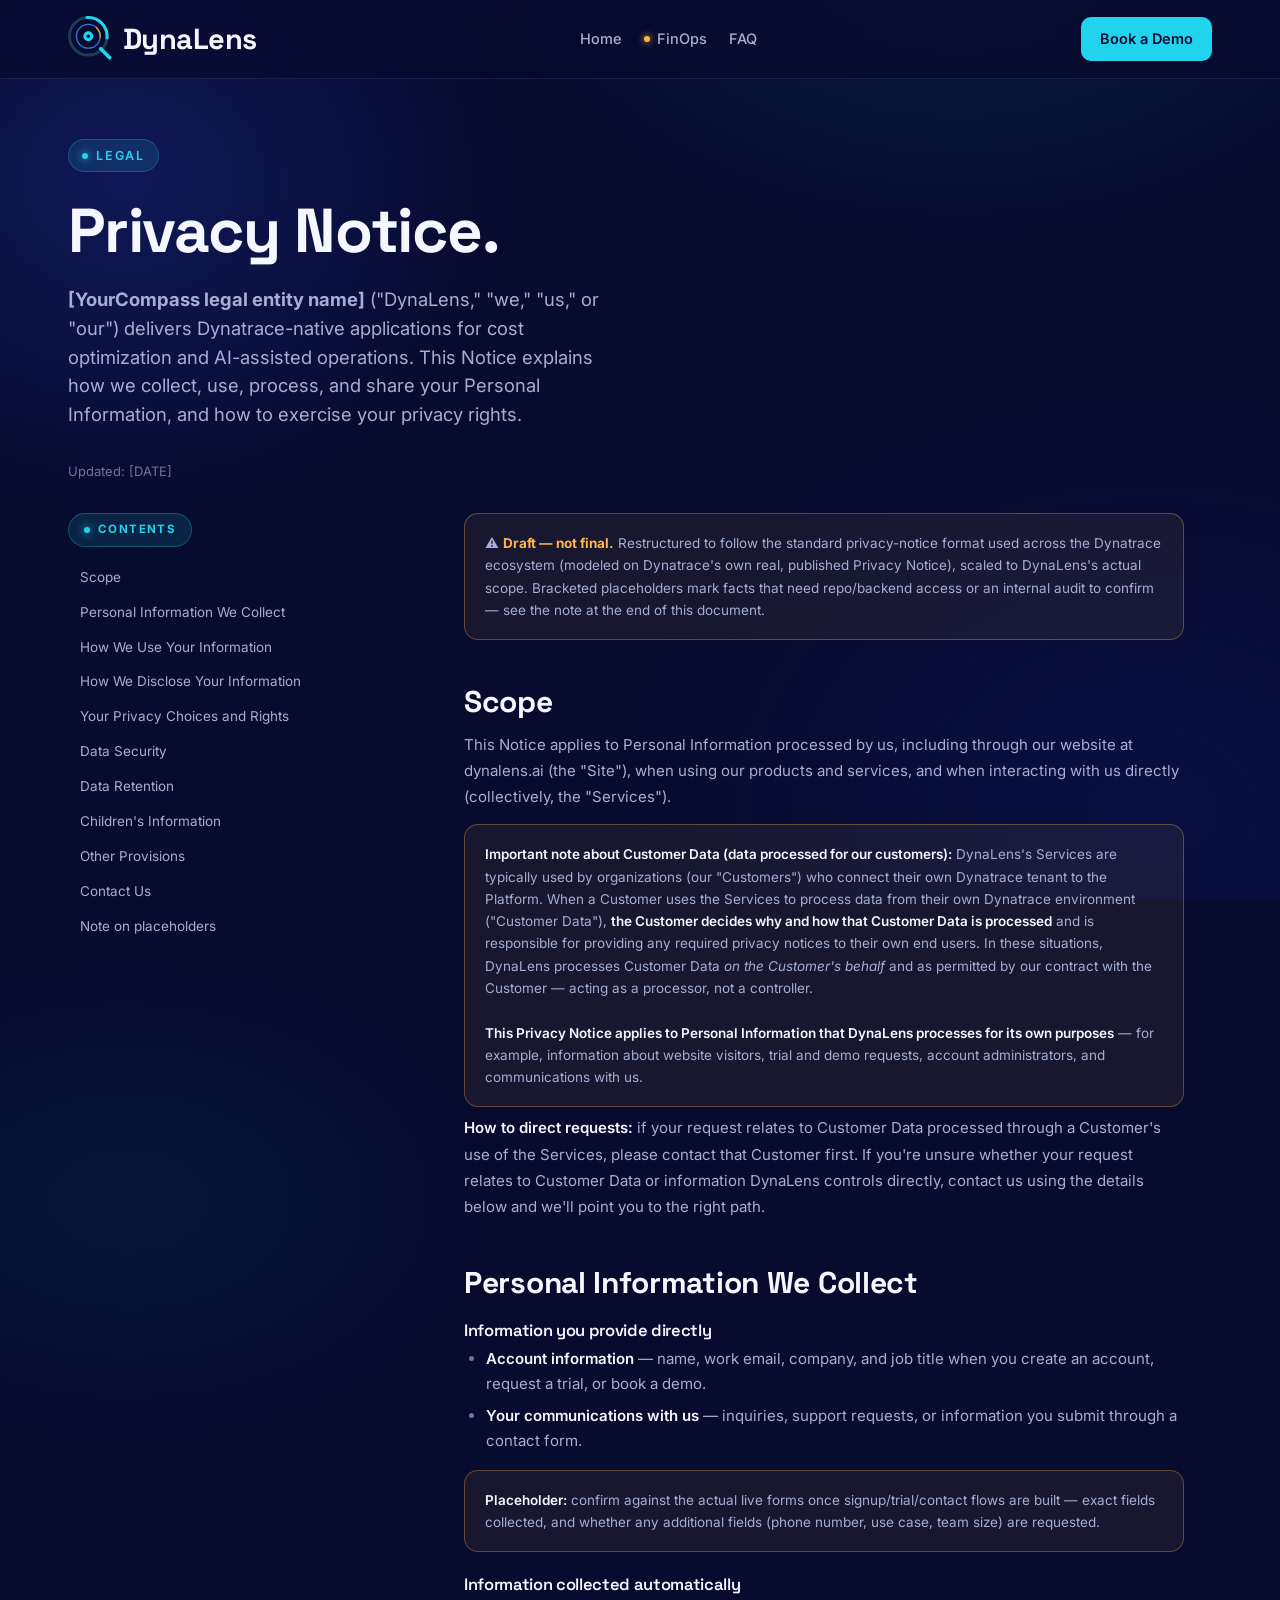
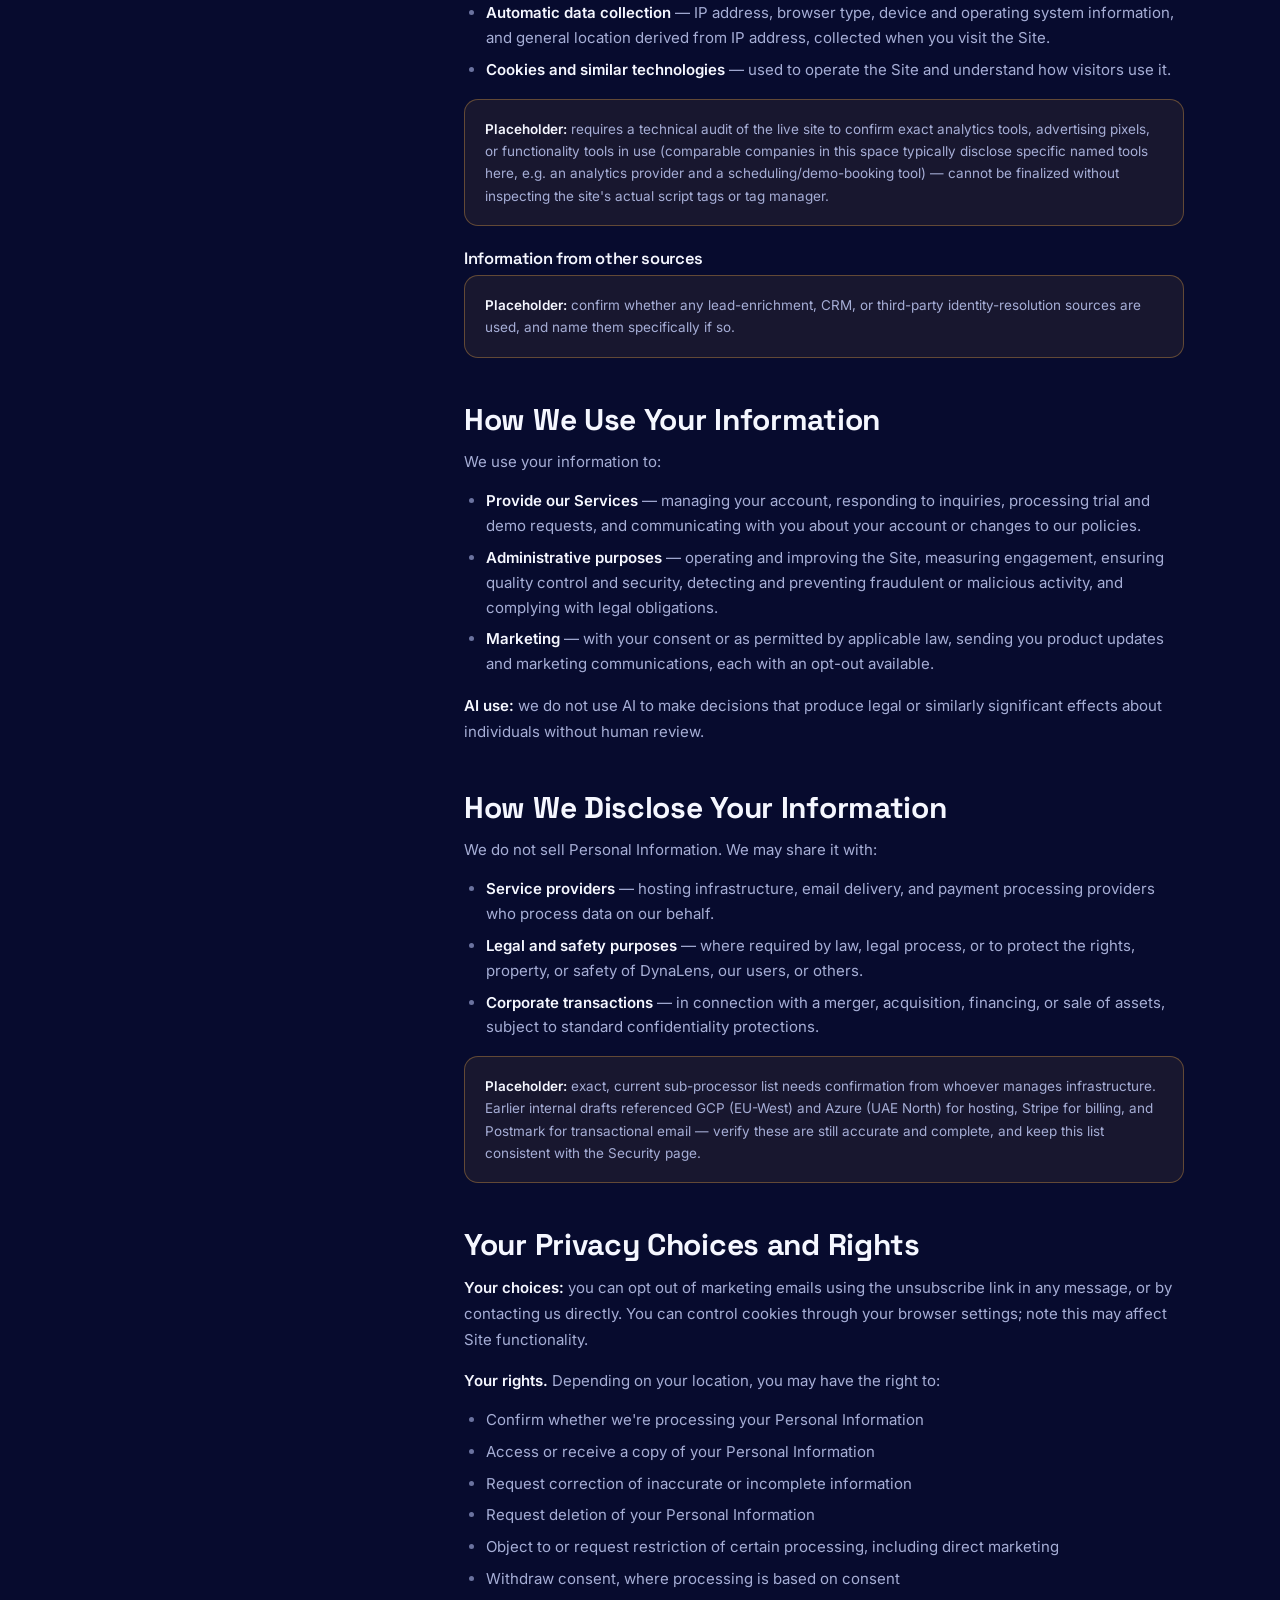
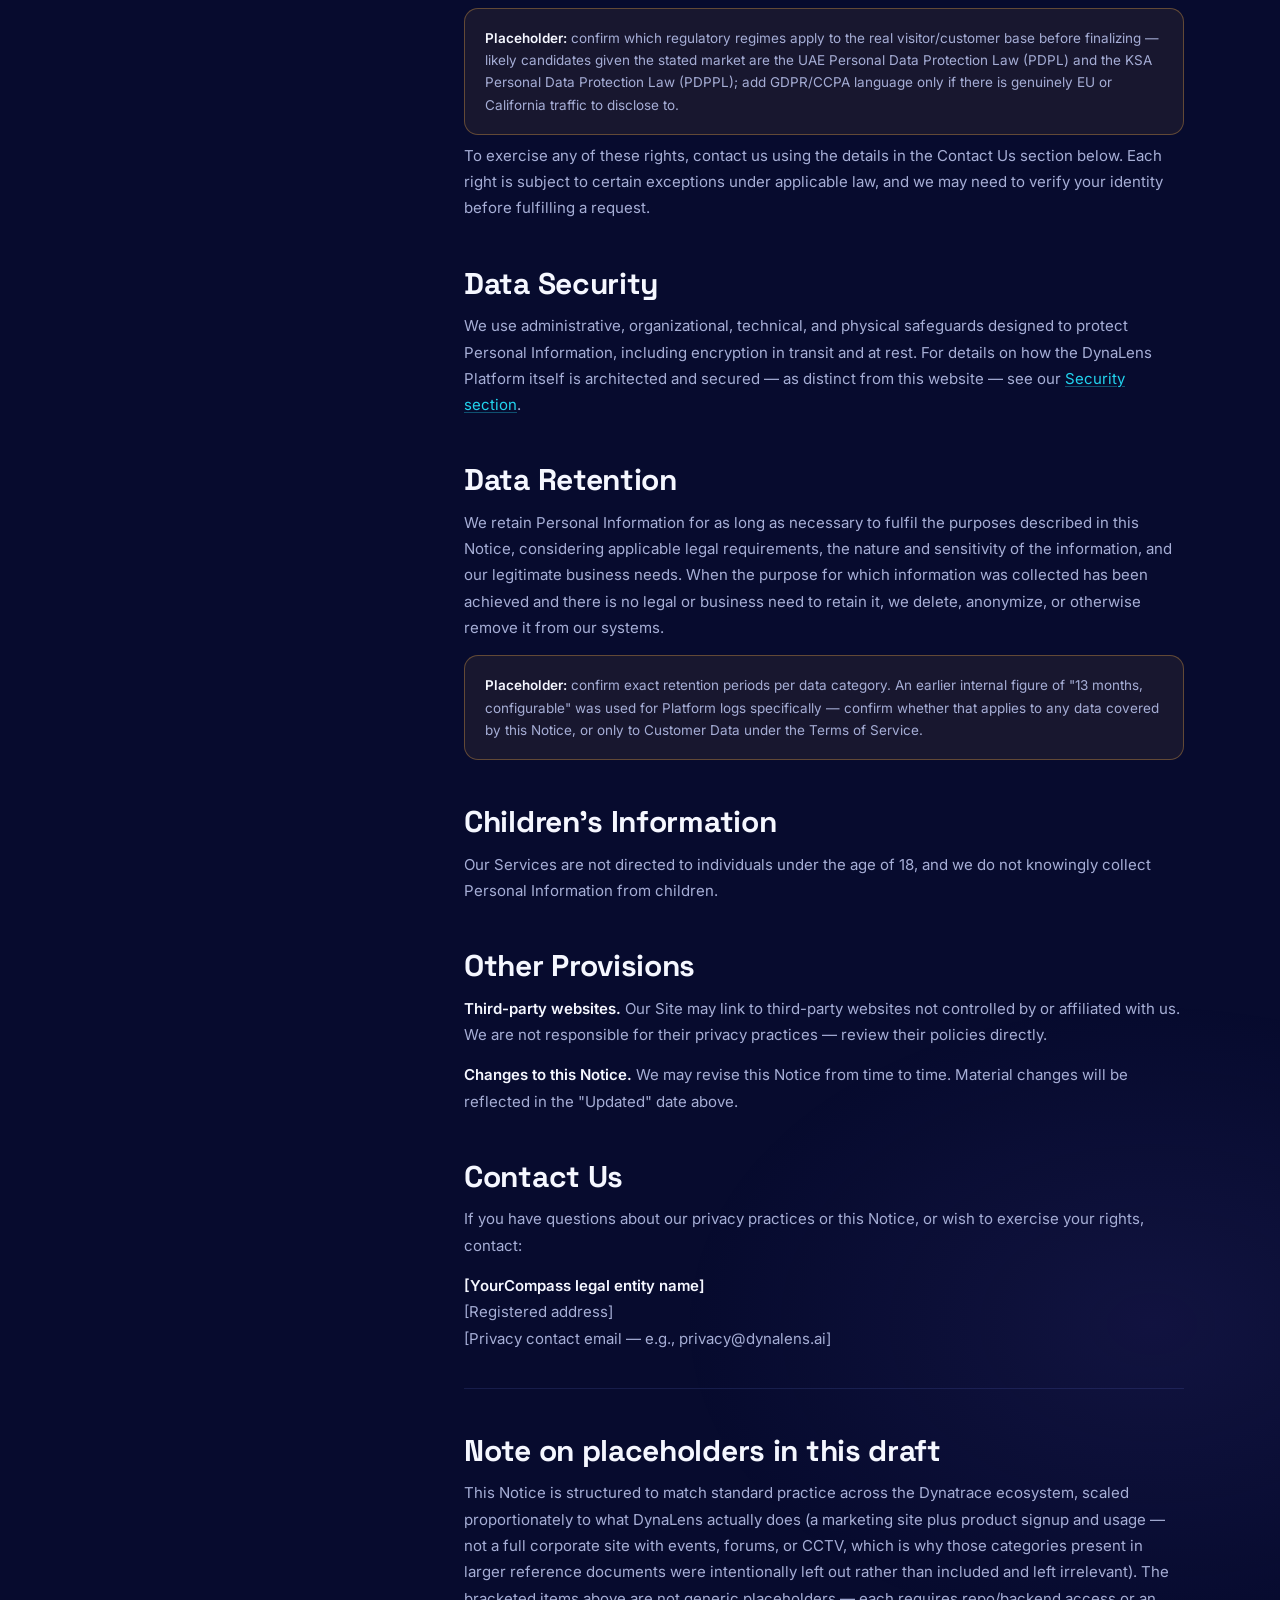
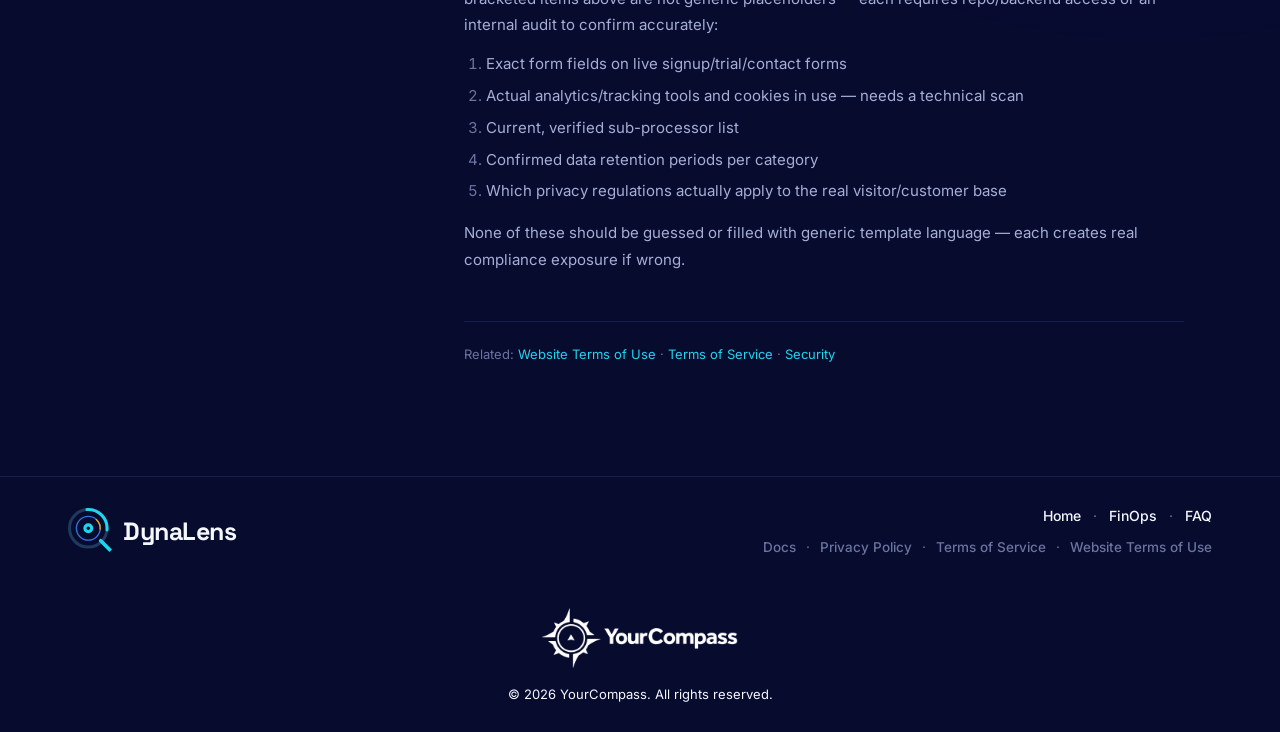
<file: dynalens-privacy-policy.html>
<!DOCTYPE html>
<html lang="en">
<head>
<meta charset="UTF-8">
<meta name="viewport" content="width=device-width, initial-scale=1.0">
<title>Privacy Policy, DynaLens</title>
<link rel="icon" type="image/svg+xml" href="assets/brand/icon-maskable.svg">
<link rel="apple-touch-icon" href="assets/brand/apple-touch-icon.svg">
<meta name="description" content="How DynaLens collects, uses, and protects Personal Information across our website and product suite.">
<meta name="robots" content="noindex">
<link rel="preconnect" href="https://fonts.googleapis.com">
<link rel="preconnect" href="https://fonts.gstatic.com" crossorigin>
<link href="https://fonts.googleapis.com/css2?family=Space+Grotesk:wght@400;500;600;700&family=Inter:wght@400;500;600&family=JetBrains+Mono:wght@400;500;700&display=swap" rel="stylesheet">
<link rel="stylesheet" href="assets/css/main.css">
<link rel="stylesheet" href="assets/css/docs.css">
</head>
<body>

<nav>
  <div class="nav-in">
    <a href="index.html" class="logo" style="text-decoration:none;color:inherit"><img src="assets/brand/apple-touch-icon.svg" alt="" class="logo-icon">DynaLens</a>
    <div class="nav-links">
      <a href="index.html">Home</a>
      <a href="dynalens-finops-page.html" class="nav-status nav-status--fo">FinOps</a>
      <a href="dynalens-faq-page.html">FAQ</a>
    </div>
    <div class="nav-cta">
      <a href="dynalens-book-a-demo.html?from=privacy" class="btn btn-primary">Book a Demo</a>
      <a href="dynalens-book-a-demo.html?from=privacy" class="btn btn-primary" style="display:none">Sign Up</a>
    </div>
    <button class="nav-burger" id="navBurger" aria-label="Open menu" aria-expanded="false">
      <span></span><span></span><span></span>
    </button>
  </div>
  <div class="nav-mobile" id="navMobile">
    <a href="index.html">Home</a>
    <a href="dynalens-finops-page.html" class="nav-status nav-status--fo">FinOps</a>
    <a href="dynalens-faq-page.html">FAQ</a>
    <div class="nav-mobile-cta">
      <a href="dynalens-book-a-demo.html?from=privacy" class="btn btn-primary">Book a Demo</a>
      <a href="dynalens-book-a-demo.html?from=privacy" class="btn btn-primary" style="display:none">Sign Up</a>
    </div>
  </div>
</nav>

<header class="hero" style="padding-bottom:8px">
  <div class="wrap">
    <div class="reveal" style="max-width:720px">
      <span class="eyebrow">Legal</span>
      <h1>Privacy Notice.</h1>
      <p class="hero-sub"><strong>[YourCompass legal entity name]</strong> ("DynaLens," "we," "us," or "our") delivers Dynatrace-native applications for cost optimization and AI-assisted operations. This Notice explains how we collect, use, process, and share your Personal Information, and how to exercise your privacy rights.</p>
      <p class="doc-meta">Updated: [DATE]</p>
    </div>
  </div>
</header>

<section class="blk" style="padding-top:24px">
  <div class="wrap">
    <div class="doc-shell">
      <aside class="doc-toc">
        <div class="sec-eye doc-toc-title">Contents</div>
        <ul>
          <li><a href="#scope">Scope</a></li>
          <li><a href="#collect">Personal Information We Collect</a></li>
          <li><a href="#use">How We Use Your Information</a></li>
          <li><a href="#disclose">How We Disclose Your Information</a></li>
          <li><a href="#rights">Your Privacy Choices and Rights</a></li>
          <li><a href="#security">Data Security</a></li>
          <li><a href="#retention">Data Retention</a></li>
          <li><a href="#children">Children's Information</a></li>
          <li><a href="#other">Other Provisions</a></li>
          <li><a href="#contact">Contact Us</a></li>
          <li><a href="#placeholder-note">Note on placeholders</a></li>
        </ul>
      </aside>

      <article class="doc-body">
        <div class="doc-callout">⚠️ <b>Draft — not final.</b> Restructured to follow the standard privacy-notice format used across the Dynatrace ecosystem (modeled on Dynatrace's own real, published Privacy Notice), scaled to DynaLens's actual scope. Bracketed placeholders mark facts that need repo/backend access or an internal audit to confirm — see the note at the end of this document.</div>

        <h2 id="scope">Scope</h2>
        <p>This Notice applies to Personal Information processed by us, including through our website at dynalens.ai (the "Site"), when using our products and services, and when interacting with us directly (collectively, the "Services").</p>
        <div class="doc-callout"><strong>Important note about Customer Data (data processed for our customers):</strong> DynaLens's Services are typically used by organizations (our "Customers") who connect their own Dynatrace tenant to the Platform. When a Customer uses the Services to process data from their own Dynatrace environment ("Customer Data"), <strong>the Customer decides why and how that Customer Data is processed</strong> and is responsible for providing any required privacy notices to their own end users. In these situations, DynaLens processes Customer Data <em>on the Customer's behalf</em> and as permitted by our contract with the Customer — acting as a processor, not a controller.
        <br><br><strong>This Privacy Notice applies to Personal Information that DynaLens processes for its own purposes</strong> — for example, information about website visitors, trial and demo requests, account administrators, and communications with us.</div>
        <p><strong>How to direct requests:</strong> if your request relates to Customer Data processed through a Customer's use of the Services, please contact that Customer first. If you're unsure whether your request relates to Customer Data or information DynaLens controls directly, contact us using the details below and we'll point you to the right path.</p>

        <h2 id="collect">Personal Information We Collect</h2>
        <h3>Information you provide directly</h3>
        <ul>
          <li><strong>Account information</strong> — name, work email, company, and job title when you create an account, request a trial, or book a demo.</li>
          <li><strong>Your communications with us</strong> — inquiries, support requests, or information you submit through a contact form.</li>
        </ul>
        <div class="doc-callout"><strong>Placeholder:</strong> confirm against the actual live forms once signup/trial/contact flows are built — exact fields collected, and whether any additional fields (phone number, use case, team size) are requested.</div>

        <h3>Information collected automatically</h3>
        <ul>
          <li><strong>Automatic data collection</strong> — IP address, browser type, device and operating system information, and general location derived from IP address, collected when you visit the Site.</li>
          <li><strong>Cookies and similar technologies</strong> — used to operate the Site and understand how visitors use it.</li>
        </ul>
        <div class="doc-callout"><strong>Placeholder:</strong> requires a technical audit of the live site to confirm exact analytics tools, advertising pixels, or functionality tools in use (comparable companies in this space typically disclose specific named tools here, e.g. an analytics provider and a scheduling/demo-booking tool) — cannot be finalized without inspecting the site's actual script tags or tag manager.</div>

        <h3>Information from other sources</h3>
        <div class="doc-callout"><strong>Placeholder:</strong> confirm whether any lead-enrichment, CRM, or third-party identity-resolution sources are used, and name them specifically if so.</div>

        <h2 id="use">How We Use Your Information</h2>
        <p>We use your information to:</p>
        <ul>
          <li><strong>Provide our Services</strong> — managing your account, responding to inquiries, processing trial and demo requests, and communicating with you about your account or changes to our policies.</li>
          <li><strong>Administrative purposes</strong> — operating and improving the Site, measuring engagement, ensuring quality control and security, detecting and preventing fraudulent or malicious activity, and complying with legal obligations.</li>
          <li><strong>Marketing</strong> — with your consent or as permitted by applicable law, sending you product updates and marketing communications, each with an opt-out available.</li>
        </ul>
        <p><strong>AI use:</strong> we do not use AI to make decisions that produce legal or similarly significant effects about individuals without human review.</p>

        <h2 id="disclose">How We Disclose Your Information</h2>
        <p>We do not sell Personal Information. We may share it with:</p>
        <ul>
          <li><strong>Service providers</strong> — hosting infrastructure, email delivery, and payment processing providers who process data on our behalf.</li>
          <li><strong>Legal and safety purposes</strong> — where required by law, legal process, or to protect the rights, property, or safety of DynaLens, our users, or others.</li>
          <li><strong>Corporate transactions</strong> — in connection with a merger, acquisition, financing, or sale of assets, subject to standard confidentiality protections.</li>
        </ul>
        <div class="doc-callout"><strong>Placeholder:</strong> exact, current sub-processor list needs confirmation from whoever manages infrastructure. Earlier internal drafts referenced GCP (EU-West) and Azure (UAE North) for hosting, Stripe for billing, and Postmark for transactional email — verify these are still accurate and complete, and keep this list consistent with the Security page.</div>

        <h2 id="rights">Your Privacy Choices and Rights</h2>
        <p><strong>Your choices:</strong> you can opt out of marketing emails using the unsubscribe link in any message, or by contacting us directly. You can control cookies through your browser settings; note this may affect Site functionality.</p>
        <p><strong>Your rights.</strong> Depending on your location, you may have the right to:</p>
        <ul>
          <li>Confirm whether we're processing your Personal Information</li>
          <li>Access or receive a copy of your Personal Information</li>
          <li>Request correction of inaccurate or incomplete information</li>
          <li>Request deletion of your Personal Information</li>
          <li>Object to or request restriction of certain processing, including direct marketing</li>
          <li>Withdraw consent, where processing is based on consent</li>
        </ul>
        <div class="doc-callout"><strong>Placeholder:</strong> confirm which regulatory regimes apply to the real visitor/customer base before finalizing — likely candidates given the stated market are the UAE Personal Data Protection Law (PDPL) and the KSA Personal Data Protection Law (PDPPL); add GDPR/CCPA language only if there is genuinely EU or California traffic to disclose to.</div>
        <p>To exercise any of these rights, contact us using the details in the Contact Us section below. Each right is subject to certain exceptions under applicable law, and we may need to verify your identity before fulfilling a request.</p>

        <h2 id="security">Data Security</h2>
        <p>We use administrative, organizational, technical, and physical safeguards designed to protect Personal Information, including encryption in transit and at rest. For details on how the DynaLens Platform itself is architected and secured — as distinct from this website — see our <a href="dynalens-finops-page.html#security">Security section</a>.</p>

        <h2 id="retention">Data Retention</h2>
        <p>We retain Personal Information for as long as necessary to fulfil the purposes described in this Notice, considering applicable legal requirements, the nature and sensitivity of the information, and our legitimate business needs. When the purpose for which information was collected has been achieved and there is no legal or business need to retain it, we delete, anonymize, or otherwise remove it from our systems.</p>
        <div class="doc-callout"><strong>Placeholder:</strong> confirm exact retention periods per data category. An earlier internal figure of "13 months, configurable" was used for Platform logs specifically — confirm whether that applies to any data covered by this Notice, or only to Customer Data under the Terms of Service.</div>

        <h2 id="children">Children's Information</h2>
        <p>Our Services are not directed to individuals under the age of 18, and we do not knowingly collect Personal Information from children.</p>

        <h2 id="other">Other Provisions</h2>
        <p><strong>Third-party websites.</strong> Our Site may link to third-party websites not controlled by or affiliated with us. We are not responsible for their privacy practices — review their policies directly.</p>
        <p><strong>Changes to this Notice.</strong> We may revise this Notice from time to time. Material changes will be reflected in the "Updated" date above.</p>

        <h2 id="contact">Contact Us</h2>
        <p>If you have questions about our privacy practices or this Notice, or wish to exercise your rights, contact:</p>
        <p><strong>[YourCompass legal entity name]</strong><br>
        [Registered address]<br>
        [Privacy contact email — e.g., privacy@dynalens.ai]</p>

        <hr>
        <h2 id="placeholder-note">Note on placeholders in this draft</h2>
        <p>This Notice is structured to match standard practice across the Dynatrace ecosystem, scaled proportionately to what DynaLens actually does (a marketing site plus product signup and usage — not a full corporate site with events, forums, or CCTV, which is why those categories present in larger reference documents were intentionally left out rather than included and left irrelevant). The bracketed items above are not generic placeholders — each requires repo/backend access or an internal audit to confirm accurately:</p>
        <ol>
          <li>Exact form fields on live signup/trial/contact forms</li>
          <li>Actual analytics/tracking tools and cookies in use — needs a technical scan</li>
          <li>Current, verified sub-processor list</li>
          <li>Confirmed data retention periods per category</li>
          <li>Which privacy regulations actually apply to the real visitor/customer base</li>
        </ol>
        <p>None of these should be guessed or filled with generic template language — each creates real compliance exposure if wrong.</p>

        <div class="doc-related">Related: <a href="dynalens-website-terms-of-use.html">Website Terms of Use</a> · <a href="dynalens-terms-of-service.html">Terms of Service</a> · <a href="dynalens-finops-page.html#security">Security</a></div>
      </article>
    </div>
  </div>
</section>

<footer>
  <div class="wrap">
    <div class="foot-in">
      <a href="index.html" class="logo" style="font-size:25px;text-decoration:none;color:inherit"><img src="assets/brand/apple-touch-icon.svg" alt="" class="logo-icon">DynaLens</a>
      <div class="foot-nav">
        <div class="foot-links">
          <a href="index.html">Home</a>
          <a href="dynalens-finops-page.html">FinOps</a>
          <a href="dynalens-faq-page.html">FAQ</a>
        </div>
        <div class="foot-legal">
          <a href="dynalens-docs.html">Docs</a>
          <a href="dynalens-privacy-policy.html">Privacy Policy</a>
          <a href="dynalens-terms-of-service.html">Terms of Service</a>
          <a href="dynalens-website-terms-of-use.html">Website Terms of Use</a>
        </div>
      </div>
    </div>
    <div class="foot-brand">
      <a href="https://yourcompass.ca" target="_blank" rel="noopener"><img src="assets/brand/yourcompass_logo_text.png" alt="YourCompass" class="foot-yc-logo"></a>
      <div class="copy">© 2026 YourCompass. All rights reserved.</div>
    </div>
  </div>
</footer>

<script src="assets/js/main.js"></script>
</body>
</html>
</file>
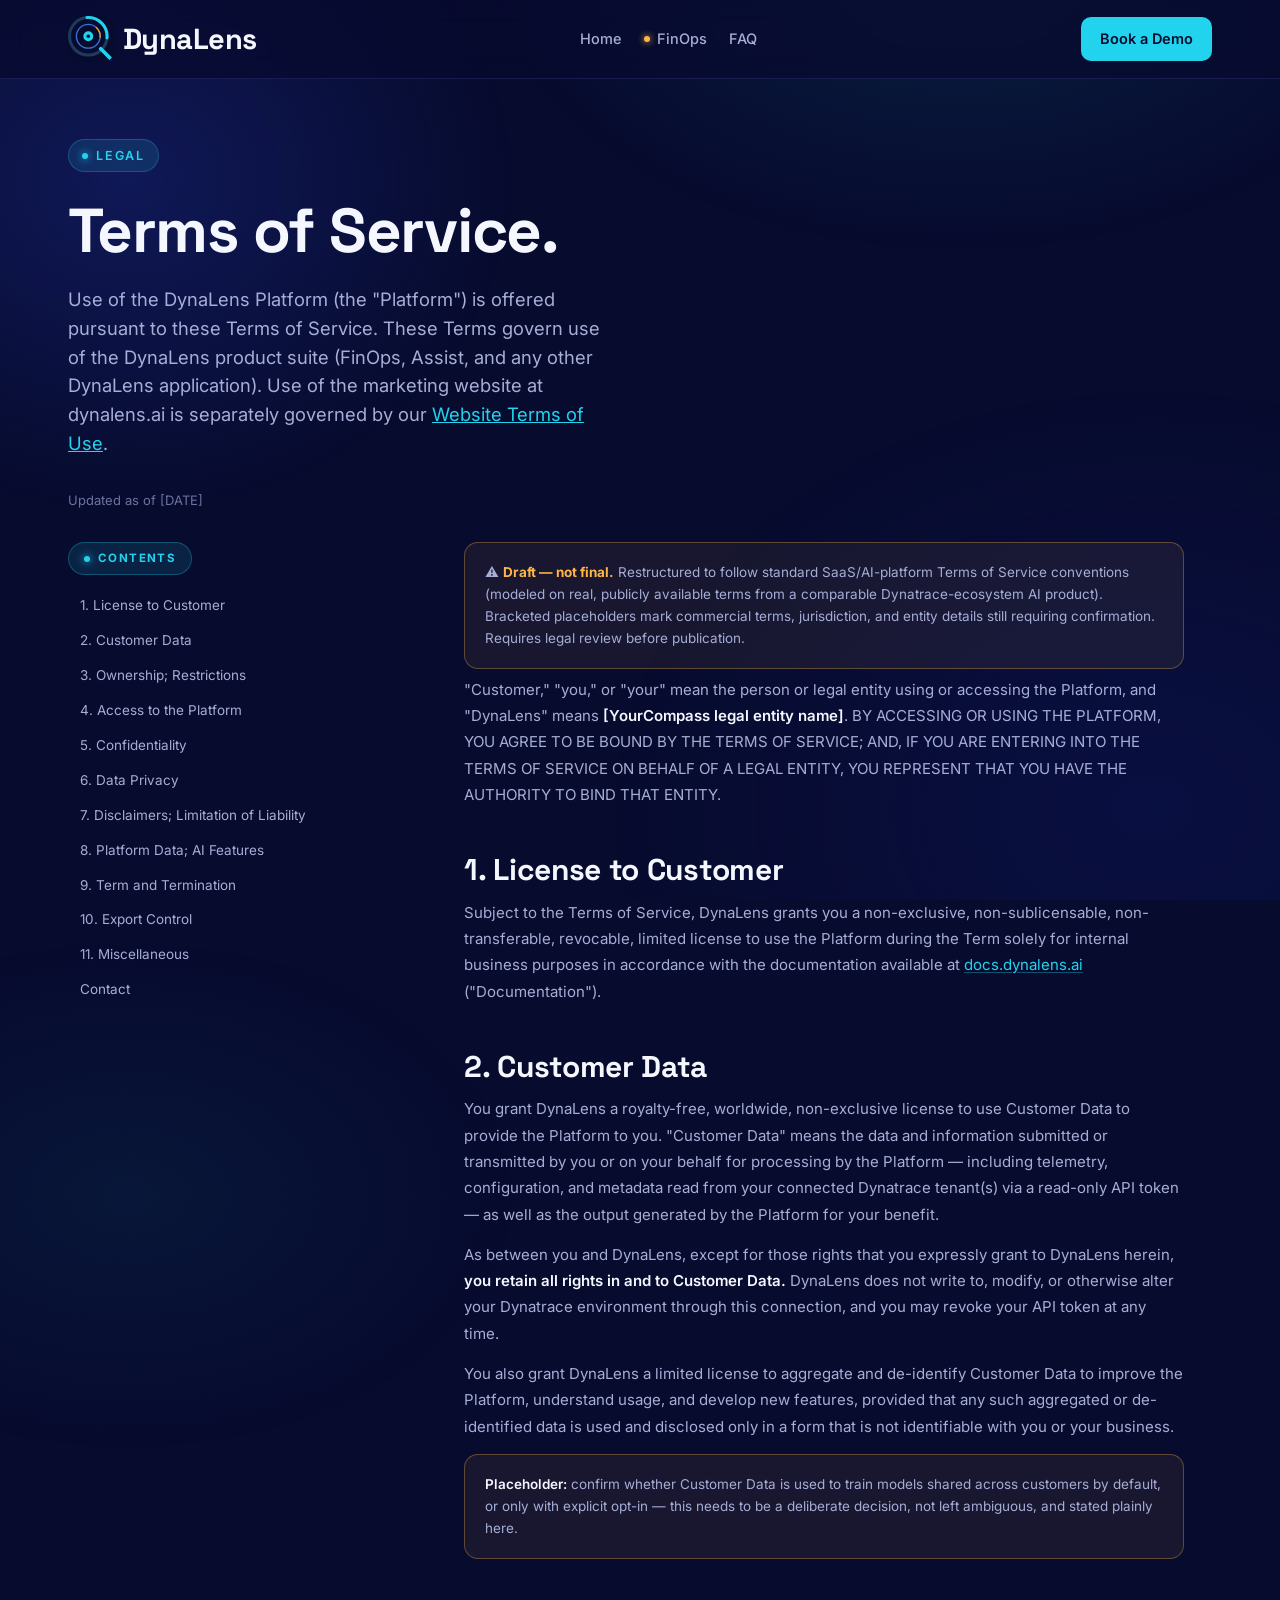
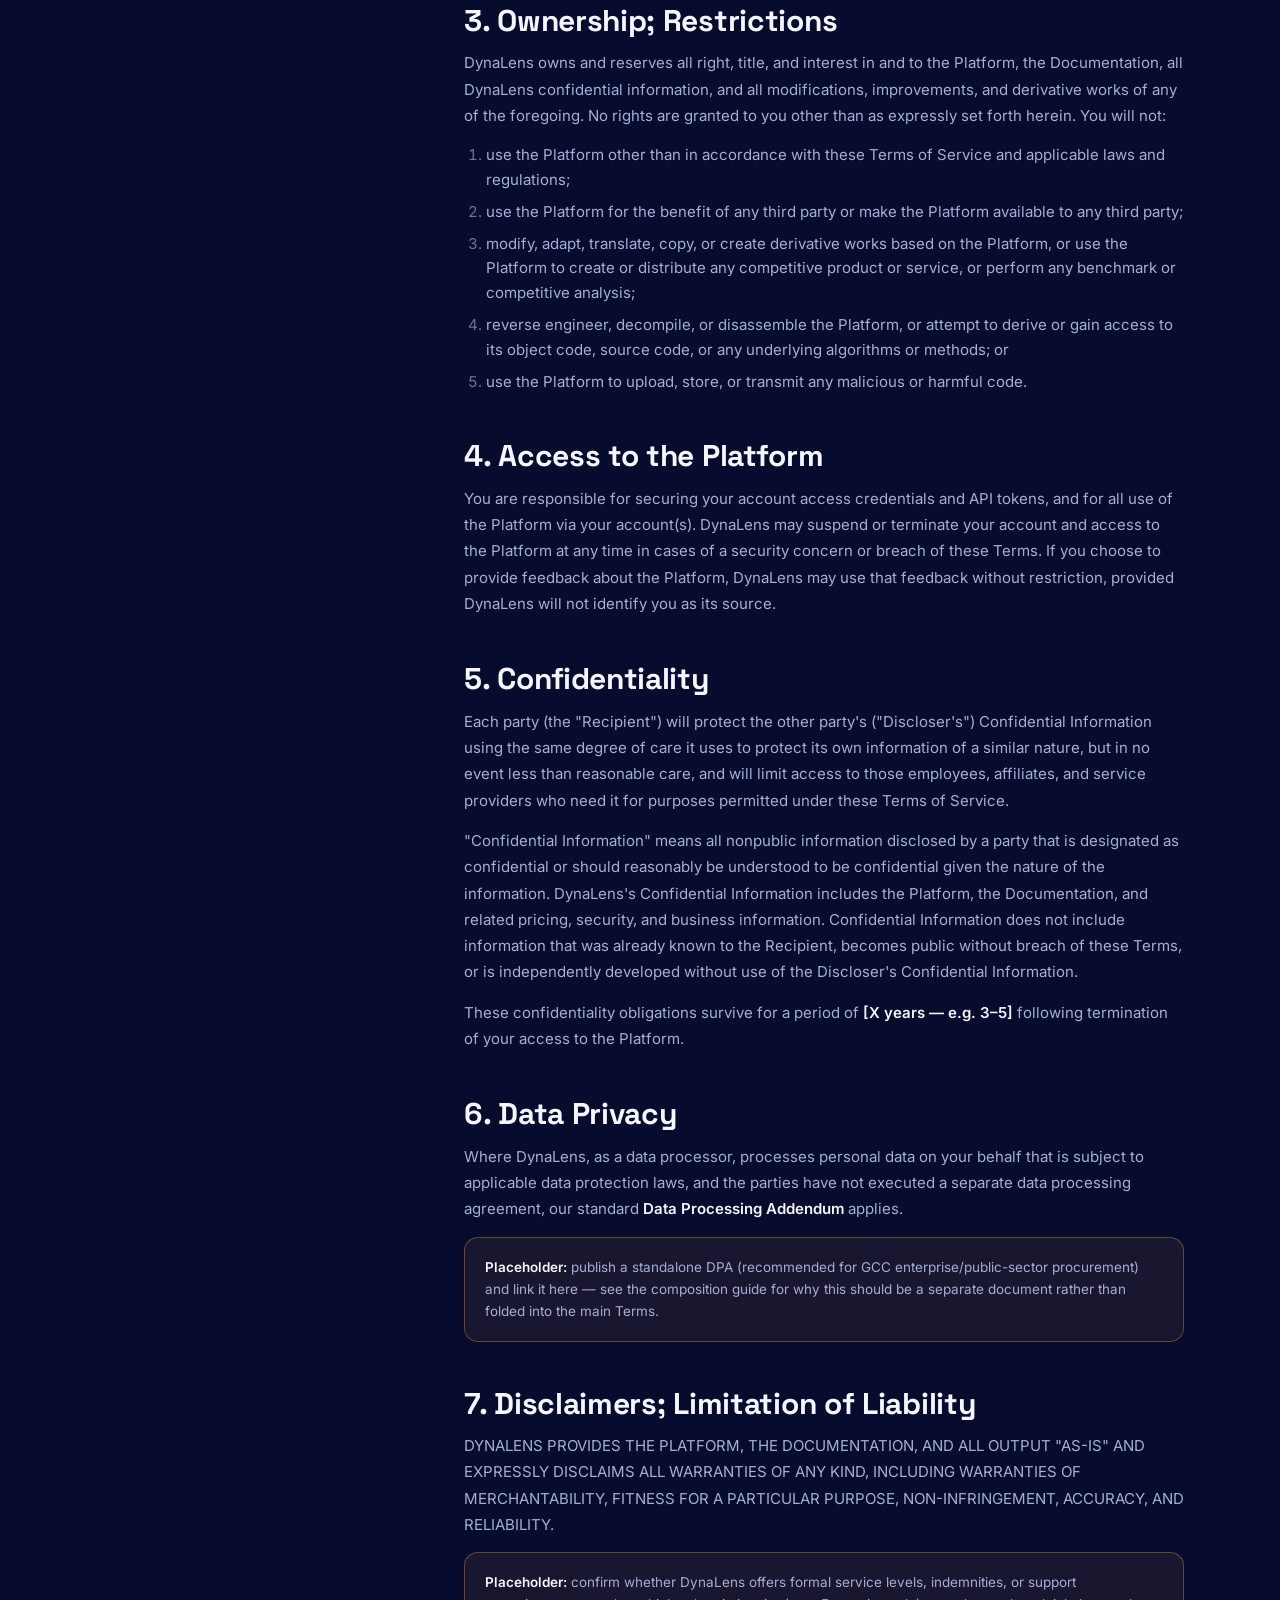
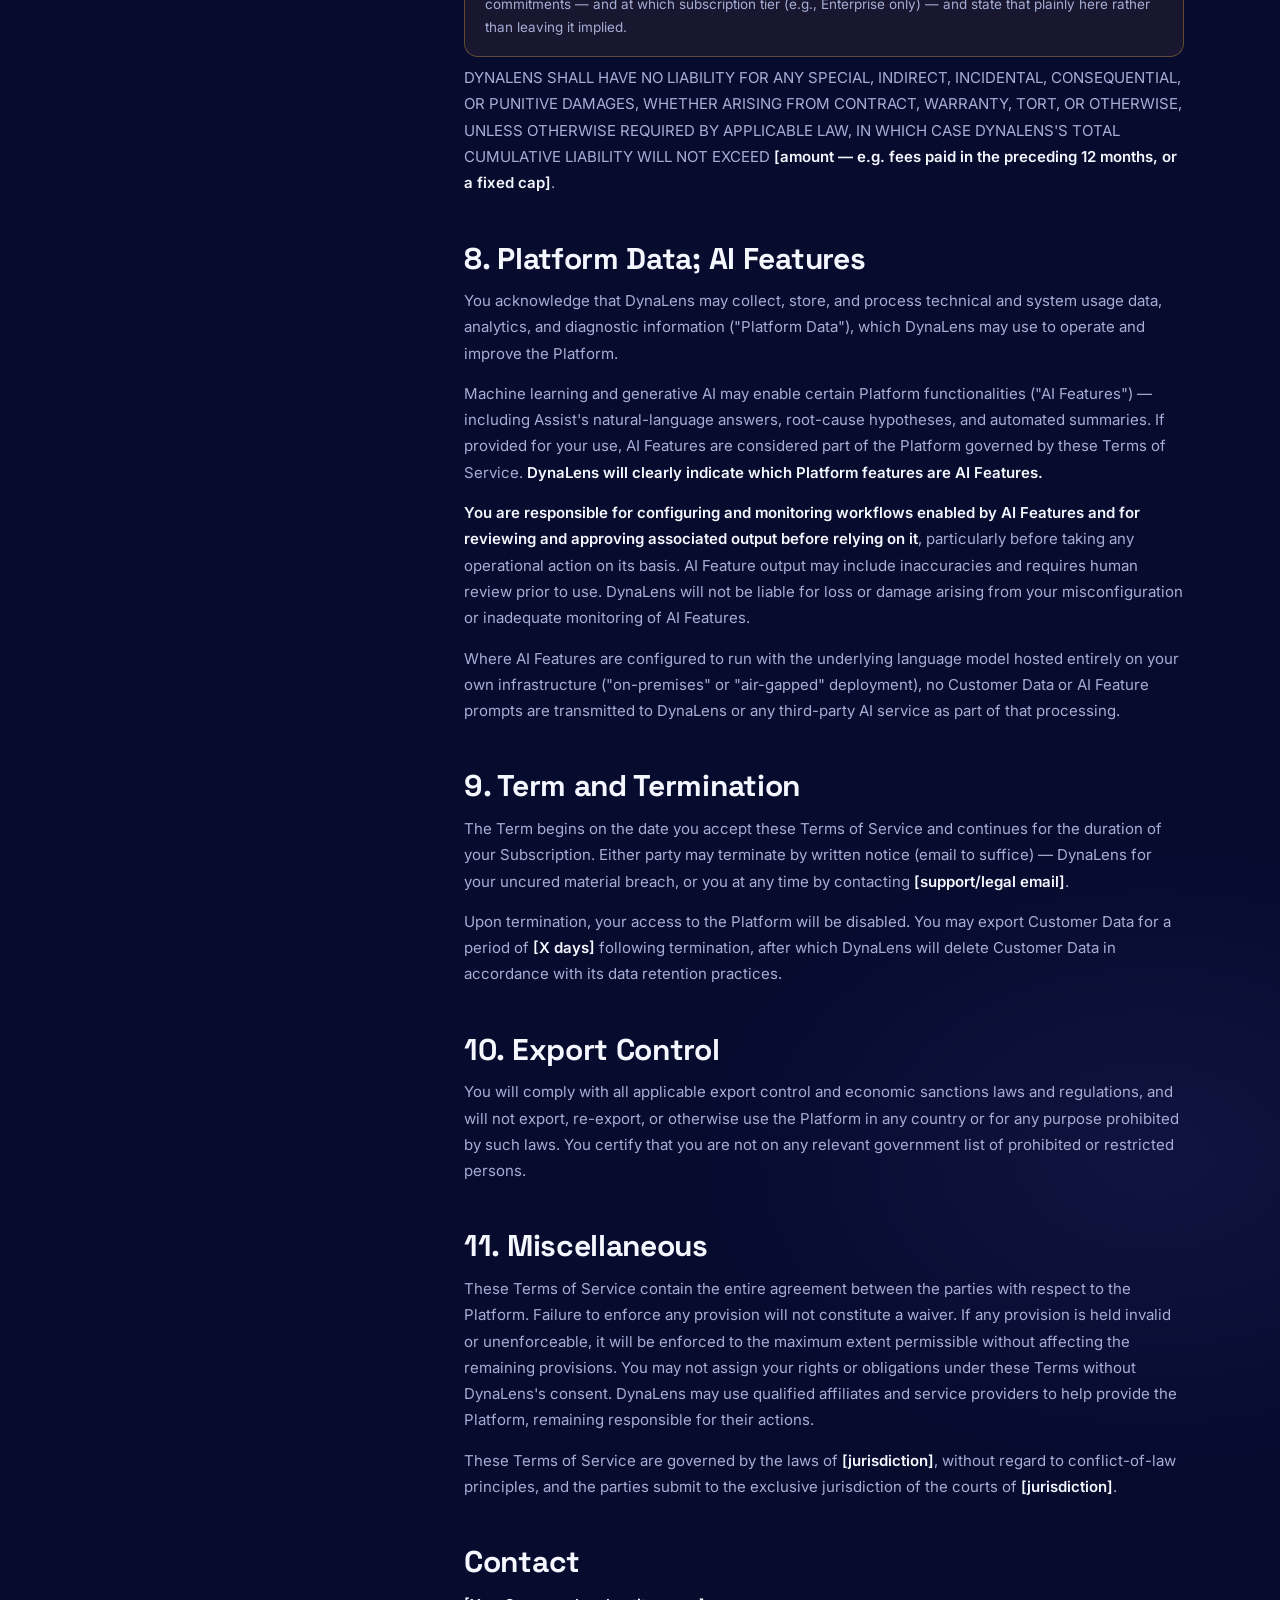
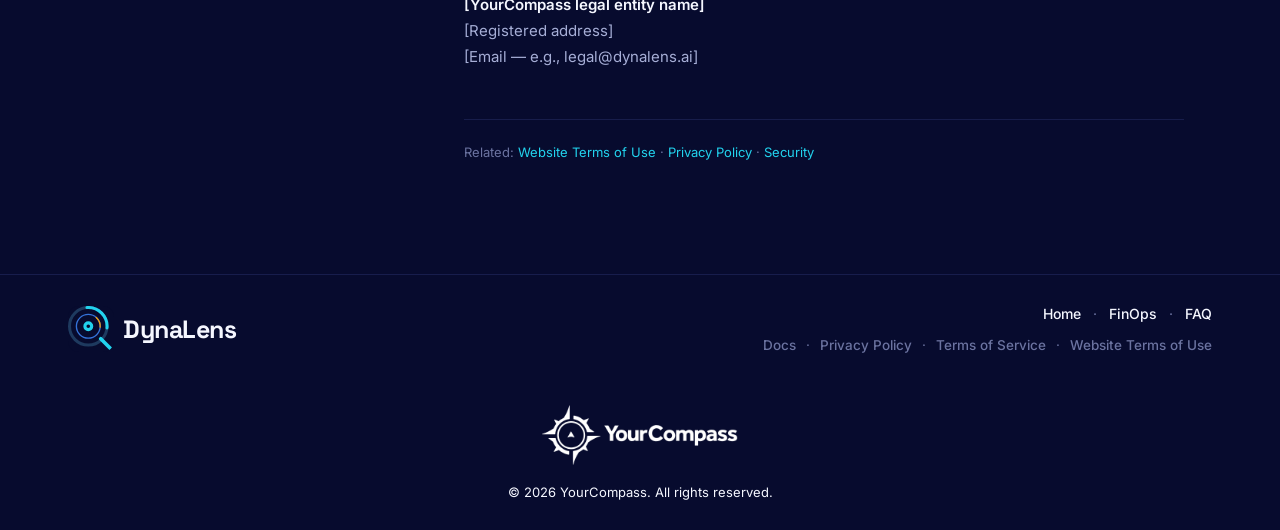
<file: dynalens-terms-of-service.html>
<!DOCTYPE html>
<html lang="en">
<head>
<meta charset="UTF-8">
<meta name="viewport" content="width=device-width, initial-scale=1.0">
<title>Terms of Service, DynaLens</title>
<link rel="icon" type="image/svg+xml" href="assets/brand/icon-maskable.svg">
<link rel="apple-touch-icon" href="assets/brand/apple-touch-icon.svg">
<meta name="description" content="The Terms of Service governing use of the DynaLens product suite: FinOps, Assist, and the rest of the DynaLens platform.">
<meta name="robots" content="noindex">
<link rel="preconnect" href="https://fonts.googleapis.com">
<link rel="preconnect" href="https://fonts.gstatic.com" crossorigin>
<link href="https://fonts.googleapis.com/css2?family=Space+Grotesk:wght@400;500;600;700&family=Inter:wght@400;500;600&family=JetBrains+Mono:wght@400;500;700&display=swap" rel="stylesheet">
<link rel="stylesheet" href="assets/css/main.css">
<link rel="stylesheet" href="assets/css/docs.css">
</head>
<body>

<nav>
  <div class="nav-in">
    <a href="index.html" class="logo" style="text-decoration:none;color:inherit"><img src="assets/brand/apple-touch-icon.svg" alt="" class="logo-icon">DynaLens</a>
    <div class="nav-links">
      <a href="index.html">Home</a>
      <a href="dynalens-finops-page.html" class="nav-status nav-status--fo">FinOps</a>
      <a href="dynalens-faq-page.html">FAQ</a>
    </div>
    <div class="nav-cta">
      <a href="dynalens-book-a-demo.html?from=tos" class="btn btn-primary">Book a Demo</a>
      <a href="dynalens-book-a-demo.html?from=tos" class="btn btn-primary" style="display:none">Sign Up</a>
    </div>
    <button class="nav-burger" id="navBurger" aria-label="Open menu" aria-expanded="false">
      <span></span><span></span><span></span>
    </button>
  </div>
  <div class="nav-mobile" id="navMobile">
    <a href="index.html">Home</a>
    <a href="dynalens-finops-page.html" class="nav-status nav-status--fo">FinOps</a>
    <a href="dynalens-faq-page.html">FAQ</a>
    <div class="nav-mobile-cta">
      <a href="dynalens-book-a-demo.html?from=tos" class="btn btn-primary">Book a Demo</a>
      <a href="dynalens-book-a-demo.html?from=tos" class="btn btn-primary" style="display:none">Sign Up</a>
    </div>
  </div>
</nav>

<header class="hero" style="padding-bottom:8px">
  <div class="wrap">
    <div class="reveal" style="max-width:720px">
      <span class="eyebrow">Legal</span>
      <h1>Terms of Service.</h1>
      <p class="hero-sub">Use of the DynaLens Platform (the "Platform") is offered pursuant to these Terms of Service. These Terms govern use of the DynaLens product suite (FinOps, Assist, and any other DynaLens application). Use of the marketing website at dynalens.ai is separately governed by our <a href="dynalens-website-terms-of-use.html" style="color:var(--cyan)">Website Terms of Use</a>.</p>
      <p class="doc-meta">Updated as of [DATE]</p>
    </div>
  </div>
</header>

<section class="blk" style="padding-top:24px">
  <div class="wrap">
    <div class="doc-shell">
      <aside class="doc-toc">
        <div class="sec-eye doc-toc-title">Contents</div>
        <ul>
          <li><a href="#license-to-customer">1. License to Customer</a></li>
          <li><a href="#customer-data">2. Customer Data</a></li>
          <li><a href="#ownership-restrictions">3. Ownership; Restrictions</a></li>
          <li><a href="#access-to-the-platform">4. Access to the Platform</a></li>
          <li><a href="#confidentiality">5. Confidentiality</a></li>
          <li><a href="#data-privacy">6. Data Privacy</a></li>
          <li><a href="#disclaimers-limitation-of-liability">7. Disclaimers; Limitation of Liability</a></li>
          <li><a href="#platform-data-ai-features">8. Platform Data; AI Features</a></li>
          <li><a href="#term-and-termination">9. Term and Termination</a></li>
          <li><a href="#export-control">10. Export Control</a></li>
          <li><a href="#miscellaneous">11. Miscellaneous</a></li>
          <li><a href="#contact">Contact</a></li>
        </ul>
      </aside>

      <article class="doc-body">
        <div class="doc-callout">⚠️ <b>Draft — not final.</b> Restructured to follow standard SaaS/AI-platform Terms of Service conventions (modeled on real, publicly available terms from a comparable Dynatrace-ecosystem AI product). Bracketed placeholders mark commercial terms, jurisdiction, and entity details still requiring confirmation. Requires legal review before publication.</div>

        <p>"Customer," "you," or "your" mean the person or legal entity using or accessing the Platform, and "DynaLens" means <strong>[YourCompass legal entity name]</strong>. BY ACCESSING OR USING THE PLATFORM, YOU AGREE TO BE BOUND BY THE TERMS OF SERVICE; AND, IF YOU ARE ENTERING INTO THE TERMS OF SERVICE ON BEHALF OF A LEGAL ENTITY, YOU REPRESENT THAT YOU HAVE THE AUTHORITY TO BIND THAT ENTITY.</p>

        <h2 id="license-to-customer">1. License to Customer</h2>
        <p>Subject to the Terms of Service, DynaLens grants you a non-exclusive, non-sublicensable, non-transferable, revocable, limited license to use the Platform during the Term solely for internal business purposes in accordance with the documentation available at <a href="dynalens-docs.html">docs.dynalens.ai</a> ("Documentation").</p>

        <h2 id="customer-data">2. Customer Data</h2>
        <p>You grant DynaLens a royalty-free, worldwide, non-exclusive license to use Customer Data to provide the Platform to you. "Customer Data" means the data and information submitted or transmitted by you or on your behalf for processing by the Platform — including telemetry, configuration, and metadata read from your connected Dynatrace tenant(s) via a read-only API token — as well as the output generated by the Platform for your benefit.</p>
        <p>As between you and DynaLens, except for those rights that you expressly grant to DynaLens herein, <strong>you retain all rights in and to Customer Data.</strong> DynaLens does not write to, modify, or otherwise alter your Dynatrace environment through this connection, and you may revoke your API token at any time.</p>
        <p>You also grant DynaLens a limited license to aggregate and de-identify Customer Data to improve the Platform, understand usage, and develop new features, provided that any such aggregated or de-identified data is used and disclosed only in a form that is not identifiable with you or your business.</p>
        <div class="doc-callout"><strong>Placeholder:</strong> confirm whether Customer Data is used to train models shared across customers by default, or only with explicit opt-in — this needs to be a deliberate decision, not left ambiguous, and stated plainly here.</div>

        <h2 id="ownership-restrictions">3. Ownership; Restrictions</h2>
        <p>DynaLens owns and reserves all right, title, and interest in and to the Platform, the Documentation, all DynaLens confidential information, and all modifications, improvements, and derivative works of any of the foregoing. No rights are granted to you other than as expressly set forth herein. You will not:</p>
        <ol>
          <li>use the Platform other than in accordance with these Terms of Service and applicable laws and regulations;</li>
          <li>use the Platform for the benefit of any third party or make the Platform available to any third party;</li>
          <li>modify, adapt, translate, copy, or create derivative works based on the Platform, or use the Platform to create or distribute any competitive product or service, or perform any benchmark or competitive analysis;</li>
          <li>reverse engineer, decompile, or disassemble the Platform, or attempt to derive or gain access to its object code, source code, or any underlying algorithms or methods; or</li>
          <li>use the Platform to upload, store, or transmit any malicious or harmful code.</li>
        </ol>

        <h2 id="access-to-the-platform">4. Access to the Platform</h2>
        <p>You are responsible for securing your account access credentials and API tokens, and for all use of the Platform via your account(s). DynaLens may suspend or terminate your account and access to the Platform at any time in cases of a security concern or breach of these Terms. If you choose to provide feedback about the Platform, DynaLens may use that feedback without restriction, provided DynaLens will not identify you as its source.</p>

        <h2 id="confidentiality">5. Confidentiality</h2>
        <p>Each party (the "Recipient") will protect the other party's ("Discloser's") Confidential Information using the same degree of care it uses to protect its own information of a similar nature, but in no event less than reasonable care, and will limit access to those employees, affiliates, and service providers who need it for purposes permitted under these Terms of Service.</p>
        <p>"Confidential Information" means all nonpublic information disclosed by a party that is designated as confidential or should reasonably be understood to be confidential given the nature of the information. DynaLens's Confidential Information includes the Platform, the Documentation, and related pricing, security, and business information. Confidential Information does not include information that was already known to the Recipient, becomes public without breach of these Terms, or is independently developed without use of the Discloser's Confidential Information.</p>
        <p>These confidentiality obligations survive for a period of <strong>[X years — e.g. 3–5]</strong> following termination of your access to the Platform.</p>

        <h2 id="data-privacy">6. Data Privacy</h2>
        <p>Where DynaLens, as a data processor, processes personal data on your behalf that is subject to applicable data protection laws, and the parties have not executed a separate data processing agreement, our standard <strong>Data Processing Addendum</strong> applies.</p>
        <div class="doc-callout"><strong>Placeholder:</strong> publish a standalone DPA (recommended for GCC enterprise/public-sector procurement) and link it here — see the composition guide for why this should be a separate document rather than folded into the main Terms.</div>

        <h2 id="disclaimers-limitation-of-liability">7. Disclaimers; Limitation of Liability</h2>
        <p>DYNALENS PROVIDES THE PLATFORM, THE DOCUMENTATION, AND ALL OUTPUT "AS-IS" AND EXPRESSLY DISCLAIMS ALL WARRANTIES OF ANY KIND, INCLUDING WARRANTIES OF MERCHANTABILITY, FITNESS FOR A PARTICULAR PURPOSE, NON-INFRINGEMENT, ACCURACY, AND RELIABILITY.</p>
        <div class="doc-callout"><strong>Placeholder:</strong> confirm whether DynaLens offers formal service levels, indemnities, or support commitments — and at which subscription tier (e.g., Enterprise only) — and state that plainly here rather than leaving it implied.</div>
        <p>DYNALENS SHALL HAVE NO LIABILITY FOR ANY SPECIAL, INDIRECT, INCIDENTAL, CONSEQUENTIAL, OR PUNITIVE DAMAGES, WHETHER ARISING FROM CONTRACT, WARRANTY, TORT, OR OTHERWISE, UNLESS OTHERWISE REQUIRED BY APPLICABLE LAW, IN WHICH CASE DYNALENS'S TOTAL CUMULATIVE LIABILITY WILL NOT EXCEED <strong>[amount — e.g. fees paid in the preceding 12 months, or a fixed cap]</strong>.</p>

        <h2 id="platform-data-ai-features">8. Platform Data; AI Features</h2>
        <p>You acknowledge that DynaLens may collect, store, and process technical and system usage data, analytics, and diagnostic information ("Platform Data"), which DynaLens may use to operate and improve the Platform.</p>
        <p>Machine learning and generative AI may enable certain Platform functionalities ("AI Features") — including Assist's natural-language answers, root-cause hypotheses, and automated summaries. If provided for your use, AI Features are considered part of the Platform governed by these Terms of Service. <strong>DynaLens will clearly indicate which Platform features are AI Features.</strong></p>
        <p><strong>You are responsible for configuring and monitoring workflows enabled by AI Features and for reviewing and approving associated output before relying on it</strong>, particularly before taking any operational action on its basis. AI Feature output may include inaccuracies and requires human review prior to use. DynaLens will not be liable for loss or damage arising from your misconfiguration or inadequate monitoring of AI Features.</p>
        <p>Where AI Features are configured to run with the underlying language model hosted entirely on your own infrastructure ("on-premises" or "air-gapped" deployment), no Customer Data or AI Feature prompts are transmitted to DynaLens or any third-party AI service as part of that processing.</p>

        <h2 id="term-and-termination">9. Term and Termination</h2>
        <p>The Term begins on the date you accept these Terms of Service and continues for the duration of your Subscription. Either party may terminate by written notice (email to suffice) — DynaLens for your uncured material breach, or you at any time by contacting <strong>[support/legal email]</strong>.</p>
        <p>Upon termination, your access to the Platform will be disabled. You may export Customer Data for a period of <strong>[X days]</strong> following termination, after which DynaLens will delete Customer Data in accordance with its data retention practices.</p>

        <h2 id="export-control">10. Export Control</h2>
        <p>You will comply with all applicable export control and economic sanctions laws and regulations, and will not export, re-export, or otherwise use the Platform in any country or for any purpose prohibited by such laws. You certify that you are not on any relevant government list of prohibited or restricted persons.</p>

        <h2 id="miscellaneous">11. Miscellaneous</h2>
        <p>These Terms of Service contain the entire agreement between the parties with respect to the Platform. Failure to enforce any provision will not constitute a waiver. If any provision is held invalid or unenforceable, it will be enforced to the maximum extent permissible without affecting the remaining provisions. You may not assign your rights or obligations under these Terms without DynaLens's consent. DynaLens may use qualified affiliates and service providers to help provide the Platform, remaining responsible for their actions.</p>
        <p>These Terms of Service are governed by the laws of <strong>[jurisdiction]</strong>, without regard to conflict-of-law principles, and the parties submit to the exclusive jurisdiction of the courts of <strong>[jurisdiction]</strong>.</p>

        <h2 id="contact">Contact</h2>
        <p><strong>[YourCompass legal entity name]</strong><br>
        [Registered address]<br>
        [Email — e.g., legal@dynalens.ai]</p>

        <div class="doc-related">Related: <a href="dynalens-website-terms-of-use.html">Website Terms of Use</a> · <a href="dynalens-privacy-policy.html">Privacy Policy</a> · <a href="dynalens-finops-page.html#security">Security</a></div>
      </article>
    </div>
  </div>
</section>

<footer>
  <div class="wrap">
    <div class="foot-in">
      <a href="index.html" class="logo" style="font-size:25px;text-decoration:none;color:inherit"><img src="assets/brand/apple-touch-icon.svg" alt="" class="logo-icon">DynaLens</a>
      <div class="foot-nav">
        <div class="foot-links">
          <a href="index.html">Home</a>
          <a href="dynalens-finops-page.html">FinOps</a>
          <a href="dynalens-faq-page.html">FAQ</a>
        </div>
        <div class="foot-legal">
          <a href="dynalens-docs.html">Docs</a>
          <a href="dynalens-privacy-policy.html">Privacy Policy</a>
          <a href="dynalens-terms-of-service.html">Terms of Service</a>
          <a href="dynalens-website-terms-of-use.html">Website Terms of Use</a>
        </div>
      </div>
    </div>
    <div class="foot-brand">
      <a href="https://yourcompass.ca" target="_blank" rel="noopener"><img src="assets/brand/yourcompass_logo_text.png" alt="YourCompass" class="foot-yc-logo"></a>
      <div class="copy">© 2026 YourCompass. All rights reserved.</div>
    </div>
  </div>
</footer>

<script src="assets/js/main.js"></script>
</body>
</html>
</file>
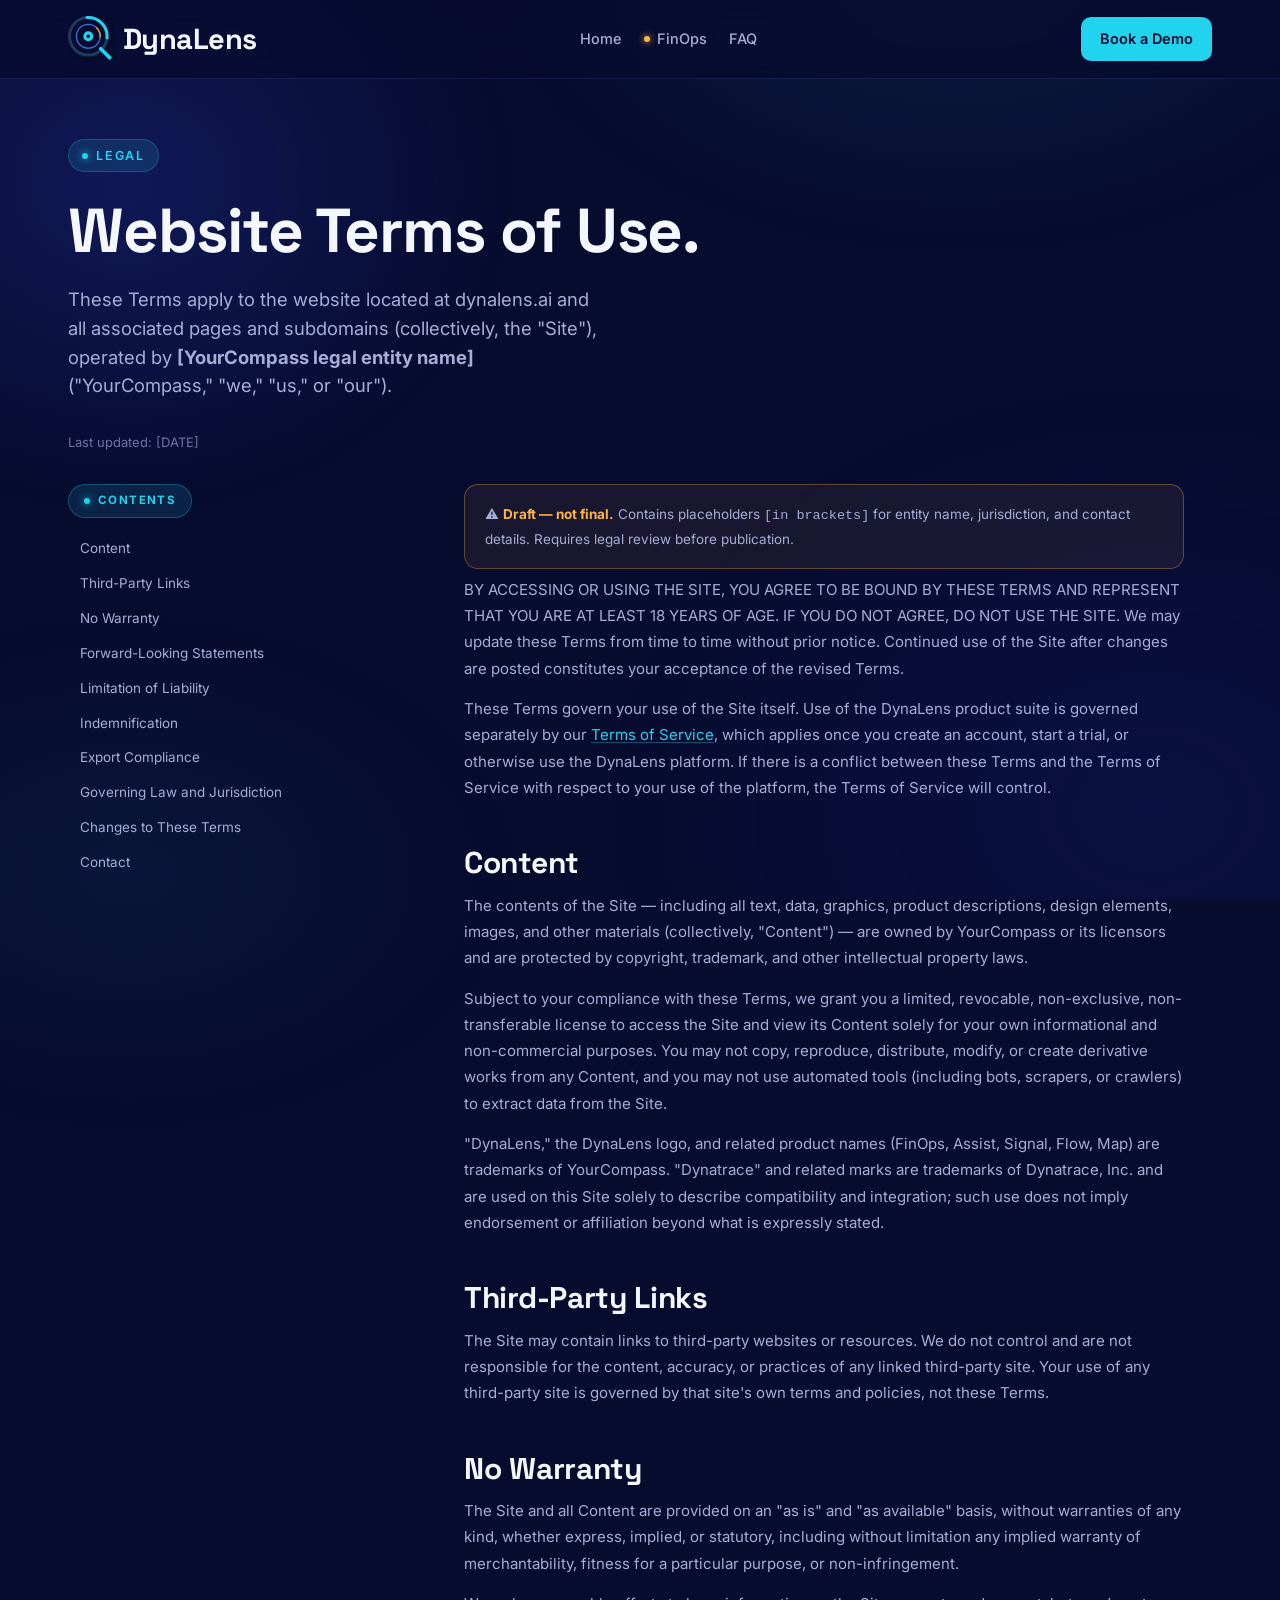
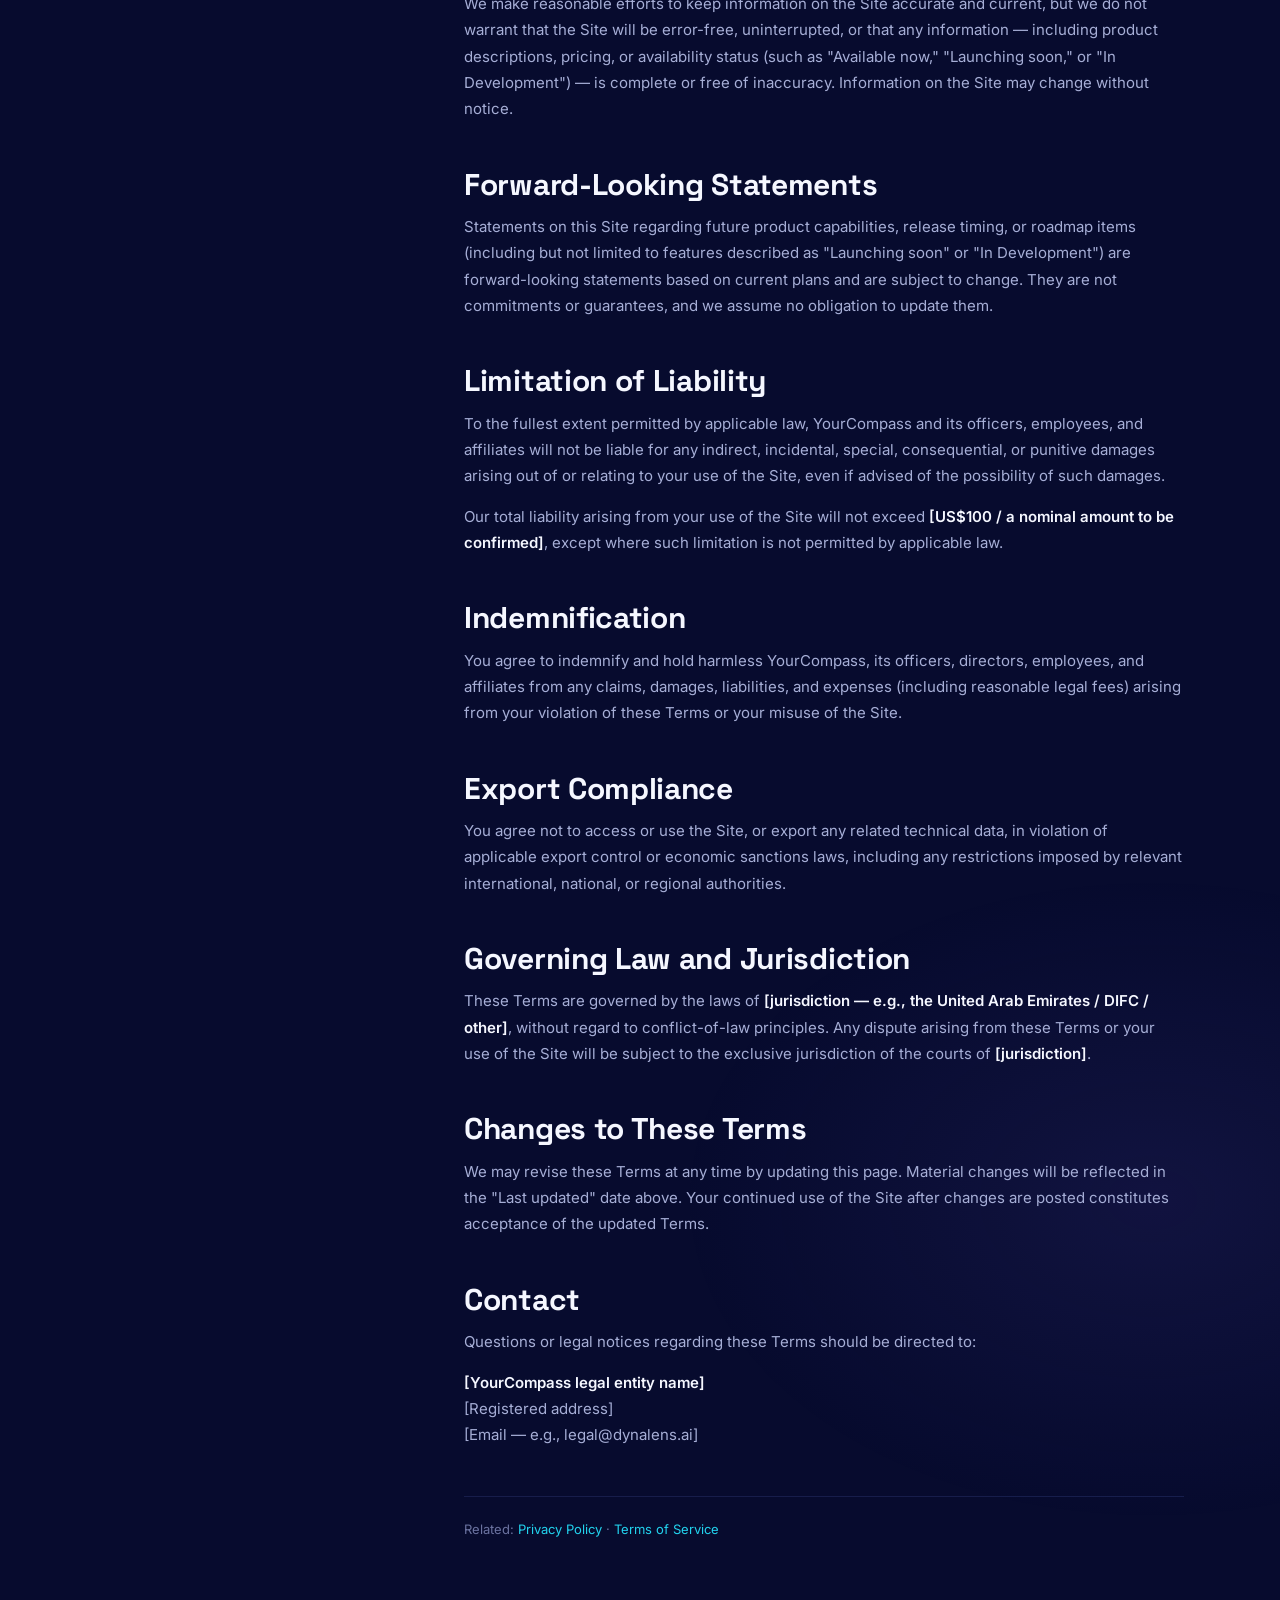
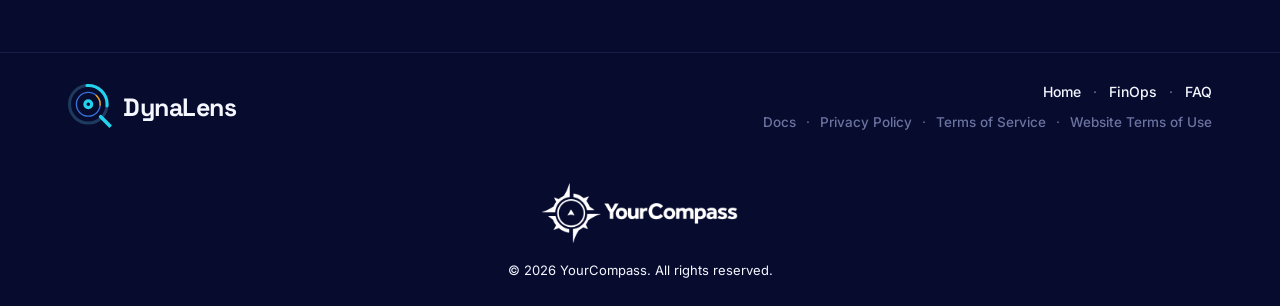
<file: dynalens-website-terms-of-use.html>
<!DOCTYPE html>
<html lang="en">
<head>
<meta charset="UTF-8">
<meta name="viewport" content="width=device-width, initial-scale=1.0">
<title>Website Terms of Use, DynaLens</title>
<link rel="icon" type="image/svg+xml" href="assets/brand/icon-maskable.svg">
<link rel="apple-touch-icon" href="assets/brand/apple-touch-icon.svg">
<meta name="description" content="The Terms of Use governing the dynalens.ai website, separate from the Terms of Service that govern use of the DynaLens product suite.">
<meta name="robots" content="noindex">
<link rel="preconnect" href="https://fonts.googleapis.com">
<link rel="preconnect" href="https://fonts.gstatic.com" crossorigin>
<link href="https://fonts.googleapis.com/css2?family=Space+Grotesk:wght@400;500;600;700&family=Inter:wght@400;500;600&family=JetBrains+Mono:wght@400;500;700&display=swap" rel="stylesheet">
<link rel="stylesheet" href="assets/css/main.css">
<link rel="stylesheet" href="assets/css/docs.css">
</head>
<body>

<nav>
  <div class="nav-in">
    <a href="index.html" class="logo" style="text-decoration:none;color:inherit"><img src="assets/brand/apple-touch-icon.svg" alt="" class="logo-icon">DynaLens</a>
    <div class="nav-links">
      <a href="index.html">Home</a>
      <a href="dynalens-finops-page.html" class="nav-status nav-status--fo">FinOps</a>
      <a href="dynalens-faq-page.html">FAQ</a>
    </div>
    <div class="nav-cta">
      <a href="dynalens-book-a-demo.html?from=webtou" class="btn btn-primary">Book a Demo</a>
      <a href="dynalens-book-a-demo.html?from=webtou" class="btn btn-primary" style="display:none">Sign Up</a>
    </div>
    <button class="nav-burger" id="navBurger" aria-label="Open menu" aria-expanded="false">
      <span></span><span></span><span></span>
    </button>
  </div>
  <div class="nav-mobile" id="navMobile">
    <a href="index.html">Home</a>
    <a href="dynalens-finops-page.html" class="nav-status nav-status--fo">FinOps</a>
    <a href="dynalens-faq-page.html">FAQ</a>
    <div class="nav-mobile-cta">
      <a href="dynalens-book-a-demo.html?from=webtou" class="btn btn-primary">Book a Demo</a>
      <a href="dynalens-book-a-demo.html?from=webtou" class="btn btn-primary" style="display:none">Sign Up</a>
    </div>
  </div>
</nav>

<header class="hero" style="padding-bottom:8px">
  <div class="wrap">
    <div class="reveal" style="max-width:720px">
      <span class="eyebrow">Legal</span>
      <h1>Website Terms of Use.</h1>
      <p class="hero-sub">These Terms apply to the website located at dynalens.ai and all associated pages and subdomains (collectively, the "Site"), operated by <strong>[YourCompass legal entity name]</strong> ("YourCompass," "we," "us," or "our").</p>
      <p class="doc-meta">Last updated: [DATE]</p>
    </div>
  </div>
</header>

<section class="blk" style="padding-top:24px">
  <div class="wrap">
    <div class="doc-shell">
      <aside class="doc-toc">
        <div class="sec-eye doc-toc-title">Contents</div>
        <ul>
          <li><a href="#content">Content</a></li>
          <li><a href="#third-party-links">Third-Party Links</a></li>
          <li><a href="#no-warranty">No Warranty</a></li>
          <li><a href="#forward-looking-statements">Forward-Looking Statements</a></li>
          <li><a href="#limitation-of-liability">Limitation of Liability</a></li>
          <li><a href="#indemnification">Indemnification</a></li>
          <li><a href="#export-compliance">Export Compliance</a></li>
          <li><a href="#governing-law-and-jurisdiction">Governing Law and Jurisdiction</a></li>
          <li><a href="#changes-to-these-terms">Changes to These Terms</a></li>
          <li><a href="#contact">Contact</a></li>
        </ul>
      </aside>

      <article class="doc-body">
        <div class="doc-callout">⚠️ <b>Draft — not final.</b> Contains placeholders <code>[in brackets]</code> for entity name, jurisdiction, and contact details. Requires legal review before publication.</div>

        <p>BY ACCESSING OR USING THE SITE, YOU AGREE TO BE BOUND BY THESE TERMS AND REPRESENT THAT YOU ARE AT LEAST 18 YEARS OF AGE. IF YOU DO NOT AGREE, DO NOT USE THE SITE. We may update these Terms from time to time without prior notice. Continued use of the Site after changes are posted constitutes your acceptance of the revised Terms.</p>
        <p>These Terms govern your use of the Site itself. Use of the DynaLens product suite is governed separately by our <a href="dynalens-terms-of-service.html">Terms of Service</a>, which applies once you create an account, start a trial, or otherwise use the DynaLens platform. If there is a conflict between these Terms and the Terms of Service with respect to your use of the platform, the Terms of Service will control.</p>

        <h2 id="content">Content</h2>
        <p>The contents of the Site — including all text, data, graphics, product descriptions, design elements, images, and other materials (collectively, "Content") — are owned by YourCompass or its licensors and are protected by copyright, trademark, and other intellectual property laws.</p>
        <p>Subject to your compliance with these Terms, we grant you a limited, revocable, non-exclusive, non-transferable license to access the Site and view its Content solely for your own informational and non-commercial purposes. You may not copy, reproduce, distribute, modify, or create derivative works from any Content, and you may not use automated tools (including bots, scrapers, or crawlers) to extract data from the Site.</p>
        <p>"DynaLens," the DynaLens logo, and related product names (FinOps, Assist, Signal, Flow, Map) are trademarks of YourCompass. "Dynatrace" and related marks are trademarks of Dynatrace, Inc. and are used on this Site solely to describe compatibility and integration; such use does not imply endorsement or affiliation beyond what is expressly stated.</p>

        <h2 id="third-party-links">Third-Party Links</h2>
        <p>The Site may contain links to third-party websites or resources. We do not control and are not responsible for the content, accuracy, or practices of any linked third-party site. Your use of any third-party site is governed by that site's own terms and policies, not these Terms.</p>

        <h2 id="no-warranty">No Warranty</h2>
        <p>The Site and all Content are provided on an "as is" and "as available" basis, without warranties of any kind, whether express, implied, or statutory, including without limitation any implied warranty of merchantability, fitness for a particular purpose, or non-infringement.</p>
        <p>We make reasonable efforts to keep information on the Site accurate and current, but we do not warrant that the Site will be error-free, uninterrupted, or that any information — including product descriptions, pricing, or availability status (such as "Available now," "Launching soon," or "In Development") — is complete or free of inaccuracy. Information on the Site may change without notice.</p>

        <h2 id="forward-looking-statements">Forward-Looking Statements</h2>
        <p>Statements on this Site regarding future product capabilities, release timing, or roadmap items (including but not limited to features described as "Launching soon" or "In Development") are forward-looking statements based on current plans and are subject to change. They are not commitments or guarantees, and we assume no obligation to update them.</p>

        <h2 id="limitation-of-liability">Limitation of Liability</h2>
        <p>To the fullest extent permitted by applicable law, YourCompass and its officers, employees, and affiliates will not be liable for any indirect, incidental, special, consequential, or punitive damages arising out of or relating to your use of the Site, even if advised of the possibility of such damages.</p>
        <p>Our total liability arising from your use of the Site will not exceed <strong>[US$100 / a nominal amount to be confirmed]</strong>, except where such limitation is not permitted by applicable law.</p>

        <h2 id="indemnification">Indemnification</h2>
        <p>You agree to indemnify and hold harmless YourCompass, its officers, directors, employees, and affiliates from any claims, damages, liabilities, and expenses (including reasonable legal fees) arising from your violation of these Terms or your misuse of the Site.</p>

        <h2 id="export-compliance">Export Compliance</h2>
        <p>You agree not to access or use the Site, or export any related technical data, in violation of applicable export control or economic sanctions laws, including any restrictions imposed by relevant international, national, or regional authorities.</p>

        <h2 id="governing-law-and-jurisdiction">Governing Law and Jurisdiction</h2>
        <p>These Terms are governed by the laws of <strong>[jurisdiction — e.g., the United Arab Emirates / DIFC / other]</strong>, without regard to conflict-of-law principles. Any dispute arising from these Terms or your use of the Site will be subject to the exclusive jurisdiction of the courts of <strong>[jurisdiction]</strong>.</p>

        <h2 id="changes-to-these-terms">Changes to These Terms</h2>
        <p>We may revise these Terms at any time by updating this page. Material changes will be reflected in the "Last updated" date above. Your continued use of the Site after changes are posted constitutes acceptance of the updated Terms.</p>

        <h2 id="contact">Contact</h2>
        <p>Questions or legal notices regarding these Terms should be directed to:</p>
        <p><strong>[YourCompass legal entity name]</strong><br>
        [Registered address]<br>
        [Email — e.g., legal@dynalens.ai]</p>

        <div class="doc-related">Related: <a href="dynalens-privacy-policy.html">Privacy Policy</a> · <a href="dynalens-terms-of-service.html">Terms of Service</a></div>
      </article>
    </div>
  </div>
</section>

<footer>
  <div class="wrap">
    <div class="foot-in">
      <a href="index.html" class="logo" style="font-size:25px;text-decoration:none;color:inherit"><img src="assets/brand/apple-touch-icon.svg" alt="" class="logo-icon">DynaLens</a>
      <div class="foot-nav">
        <div class="foot-links">
          <a href="index.html">Home</a>
          <a href="dynalens-finops-page.html">FinOps</a>
          <a href="dynalens-faq-page.html">FAQ</a>
        </div>
        <div class="foot-legal">
          <a href="dynalens-docs.html">Docs</a>
          <a href="dynalens-privacy-policy.html">Privacy Policy</a>
          <a href="dynalens-terms-of-service.html">Terms of Service</a>
          <a href="dynalens-website-terms-of-use.html">Website Terms of Use</a>
        </div>
      </div>
    </div>
    <div class="foot-brand">
      <a href="https://yourcompass.ca" target="_blank" rel="noopener"><img src="assets/brand/yourcompass_logo_text.png" alt="YourCompass" class="foot-yc-logo"></a>
      <div class="copy">© 2026 YourCompass. All rights reserved.</div>
    </div>
  </div>
</footer>

<script src="assets/js/main.js"></script>
</body>
</html>
</file>
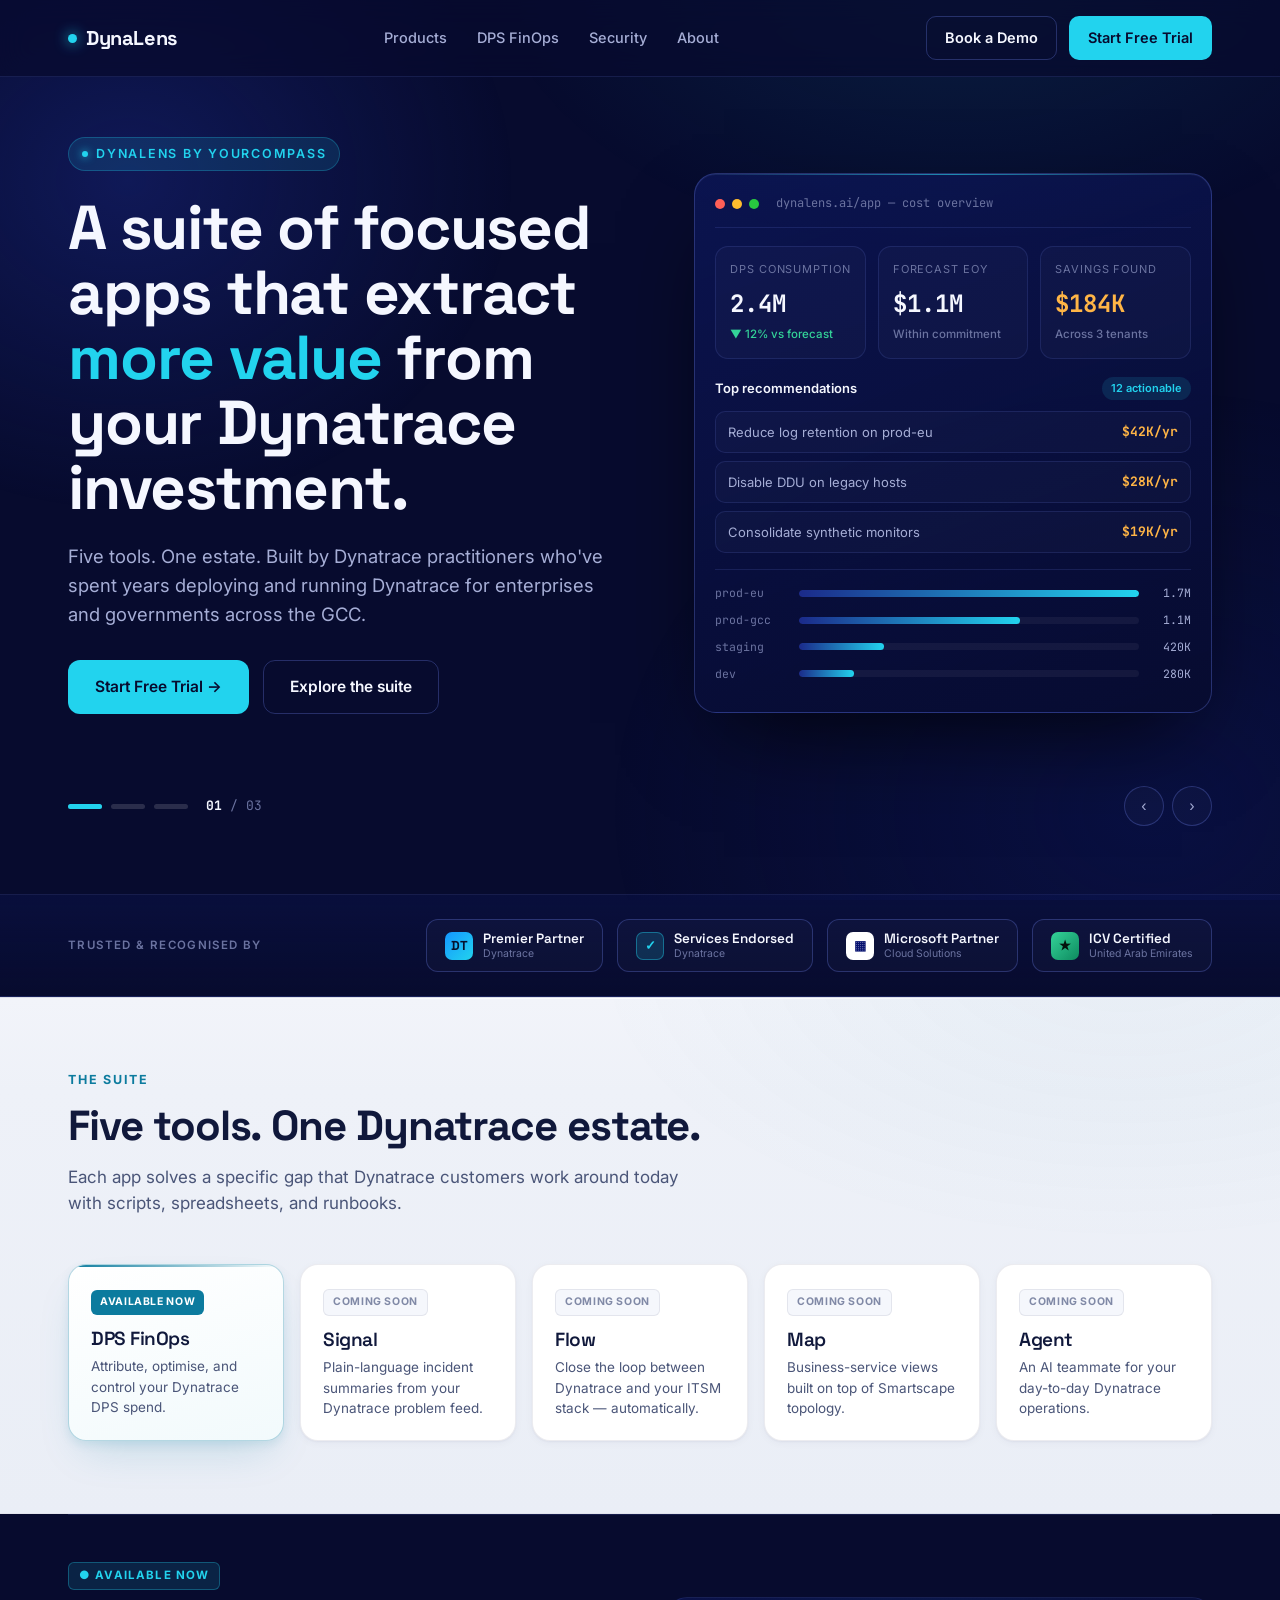
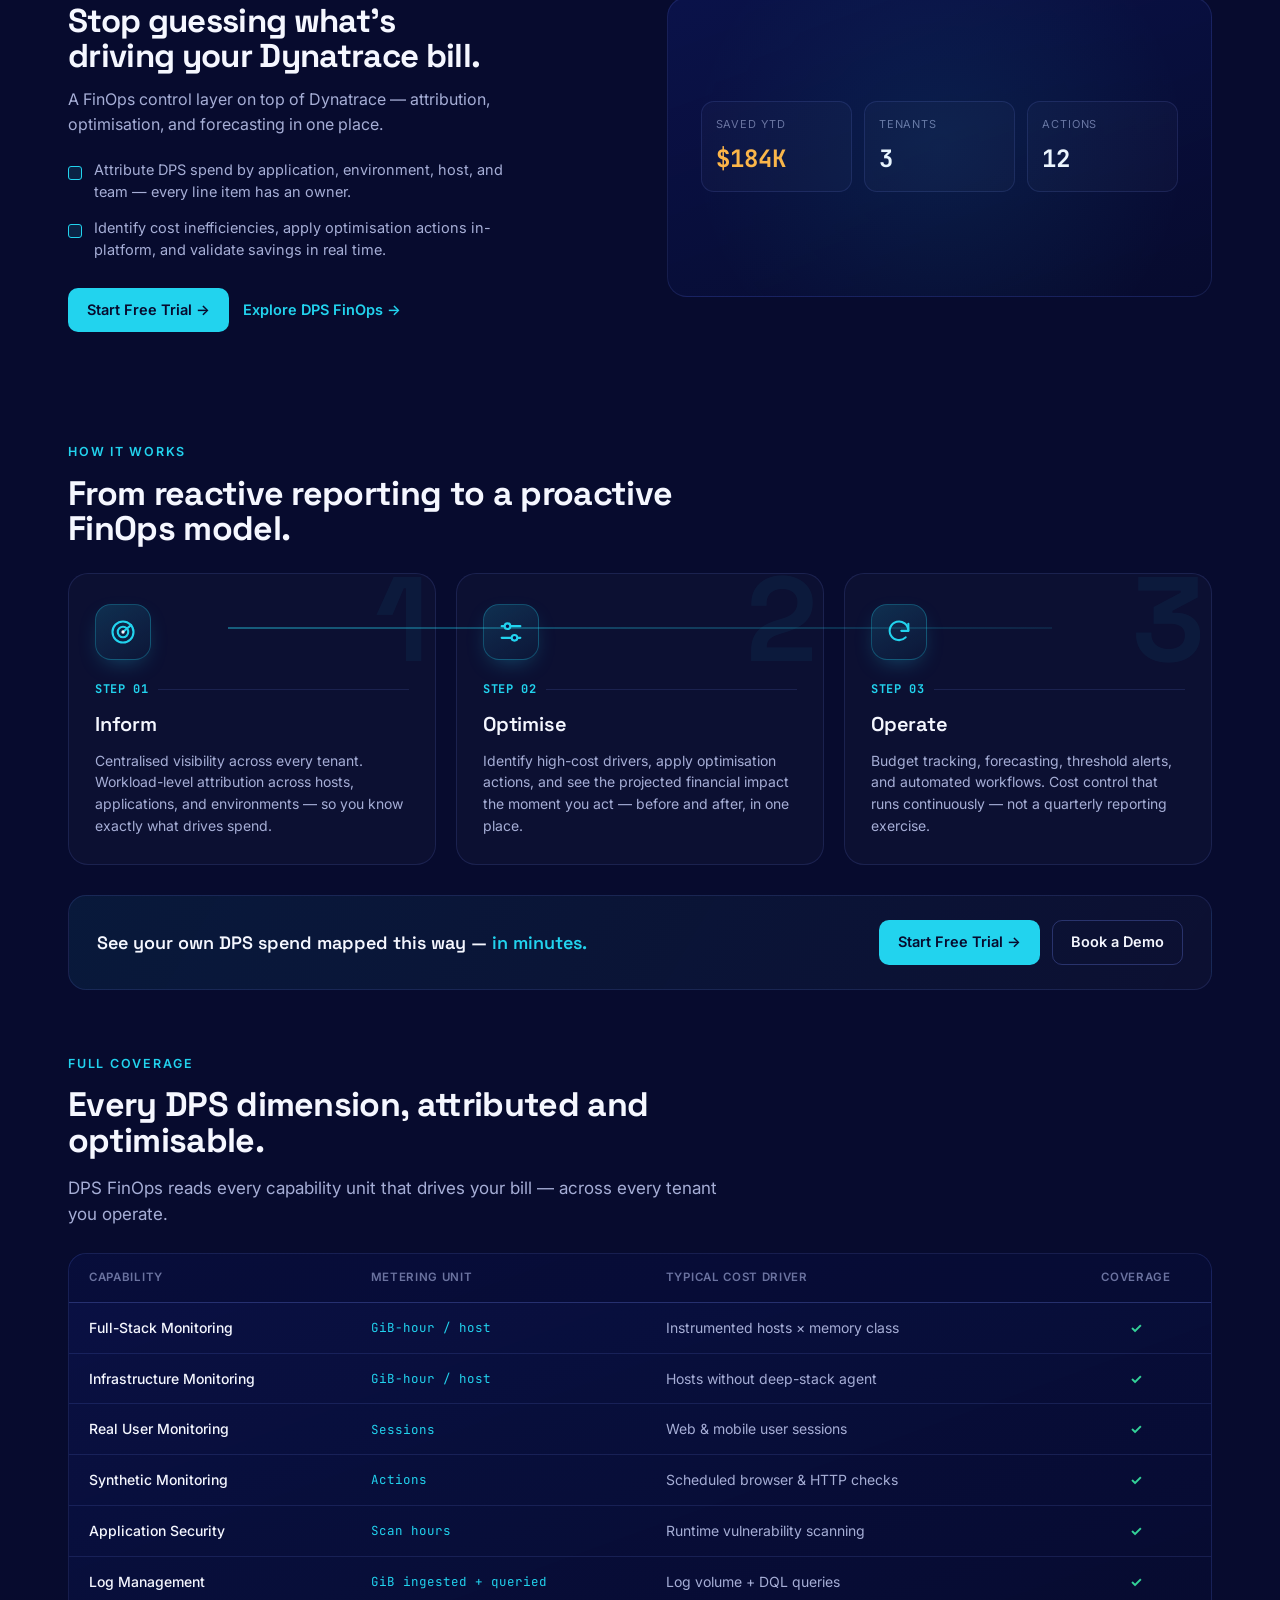
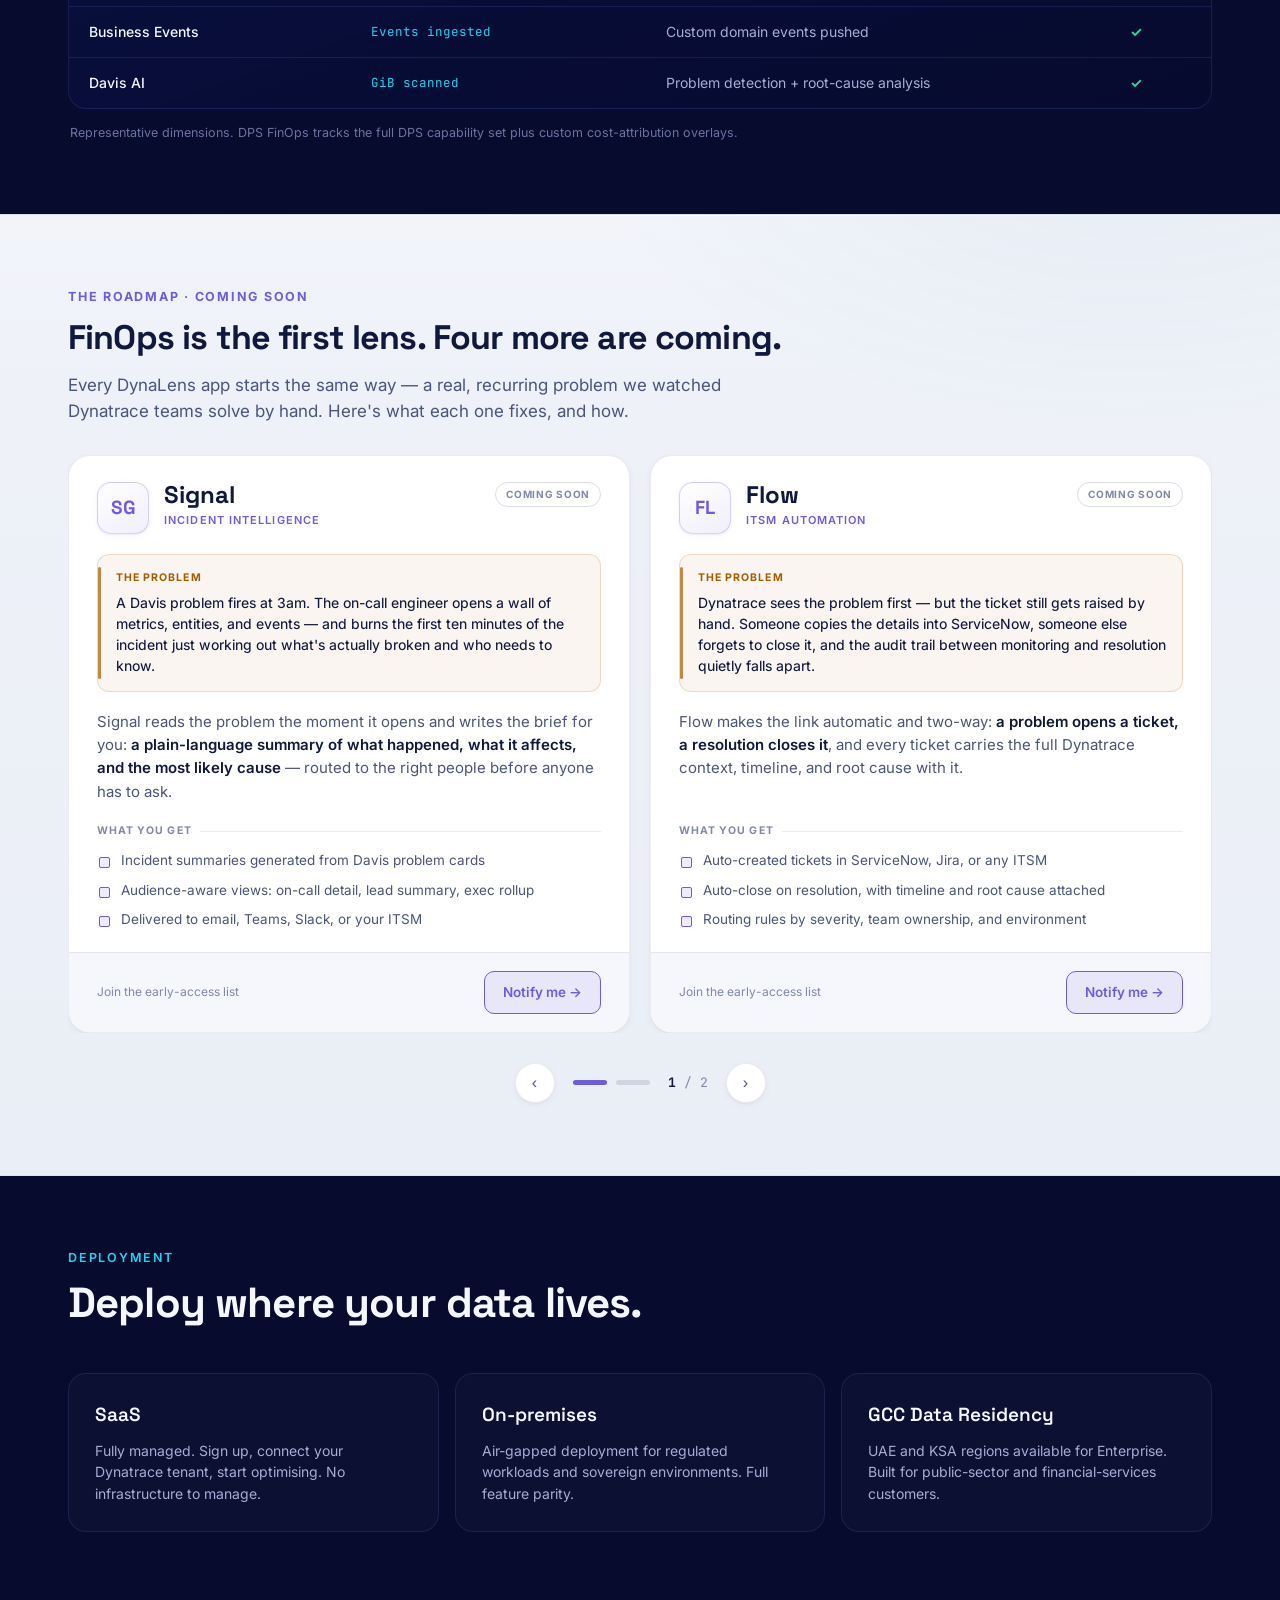
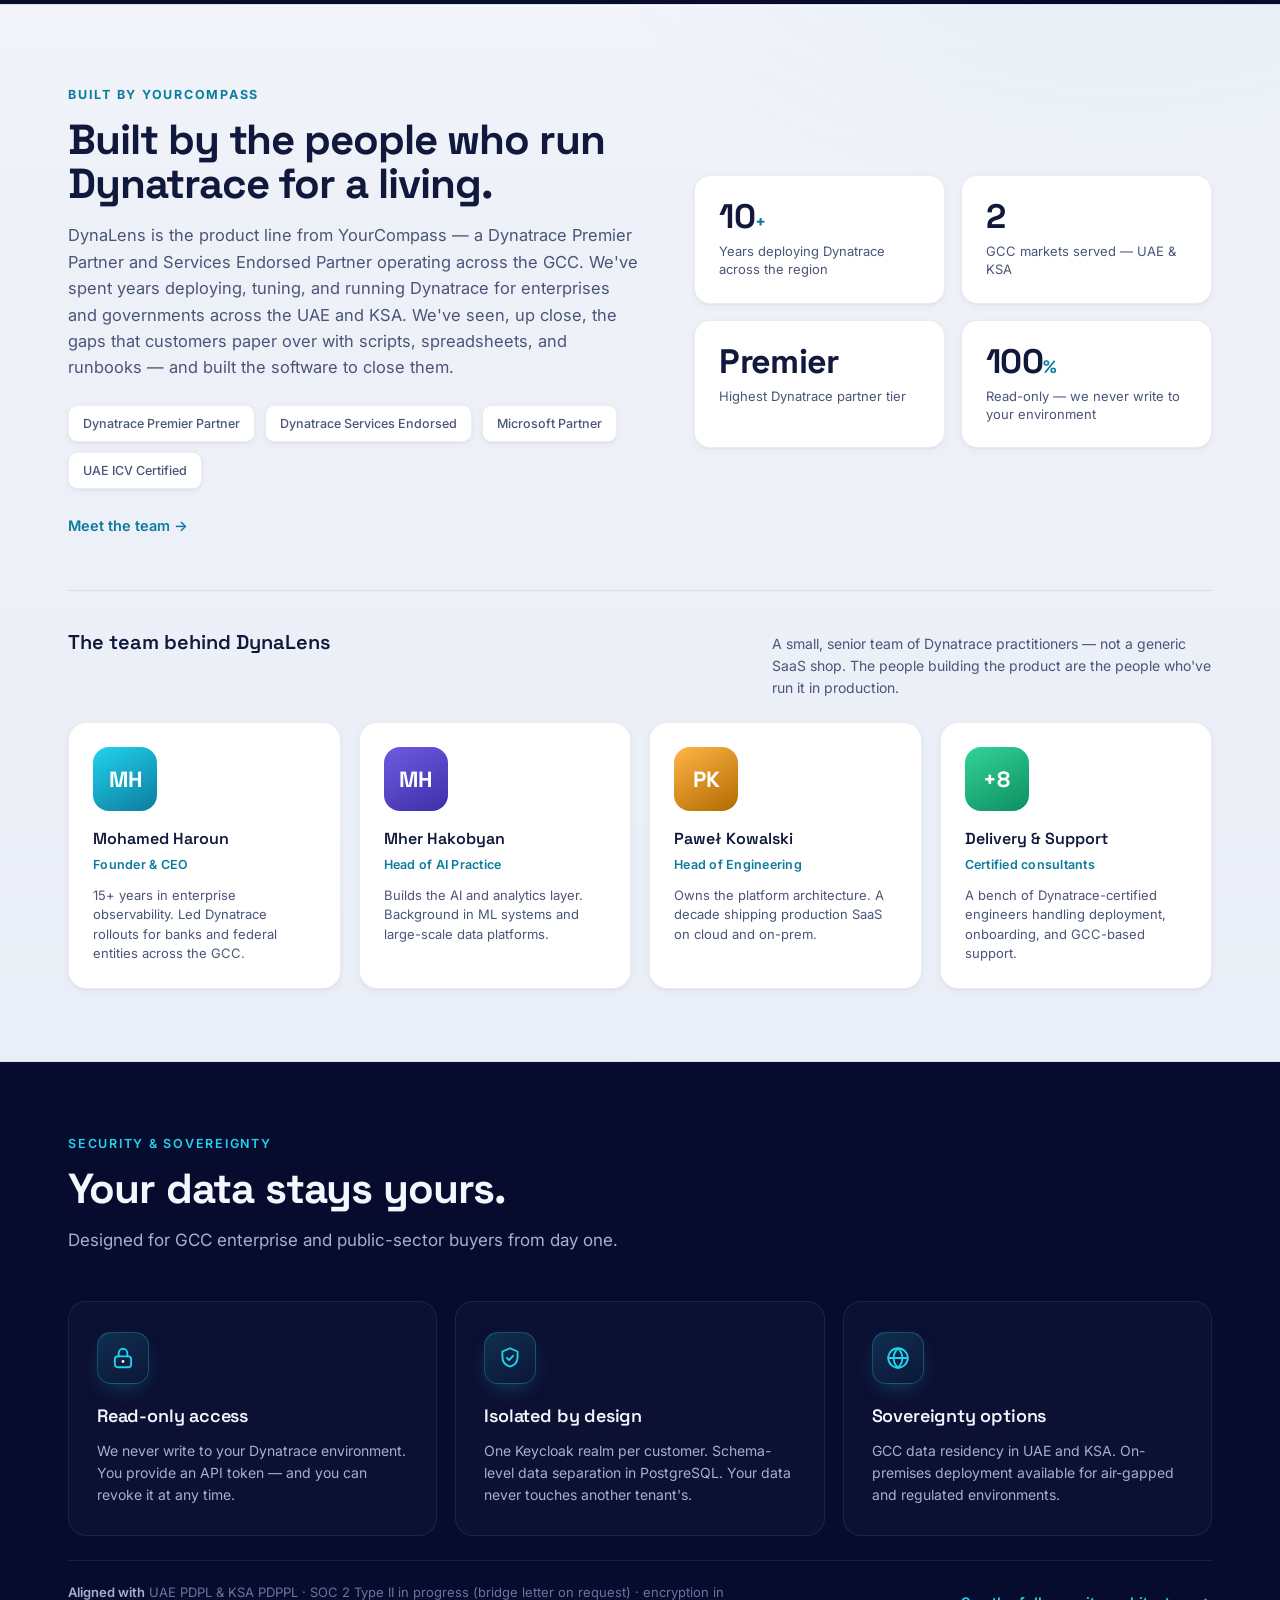
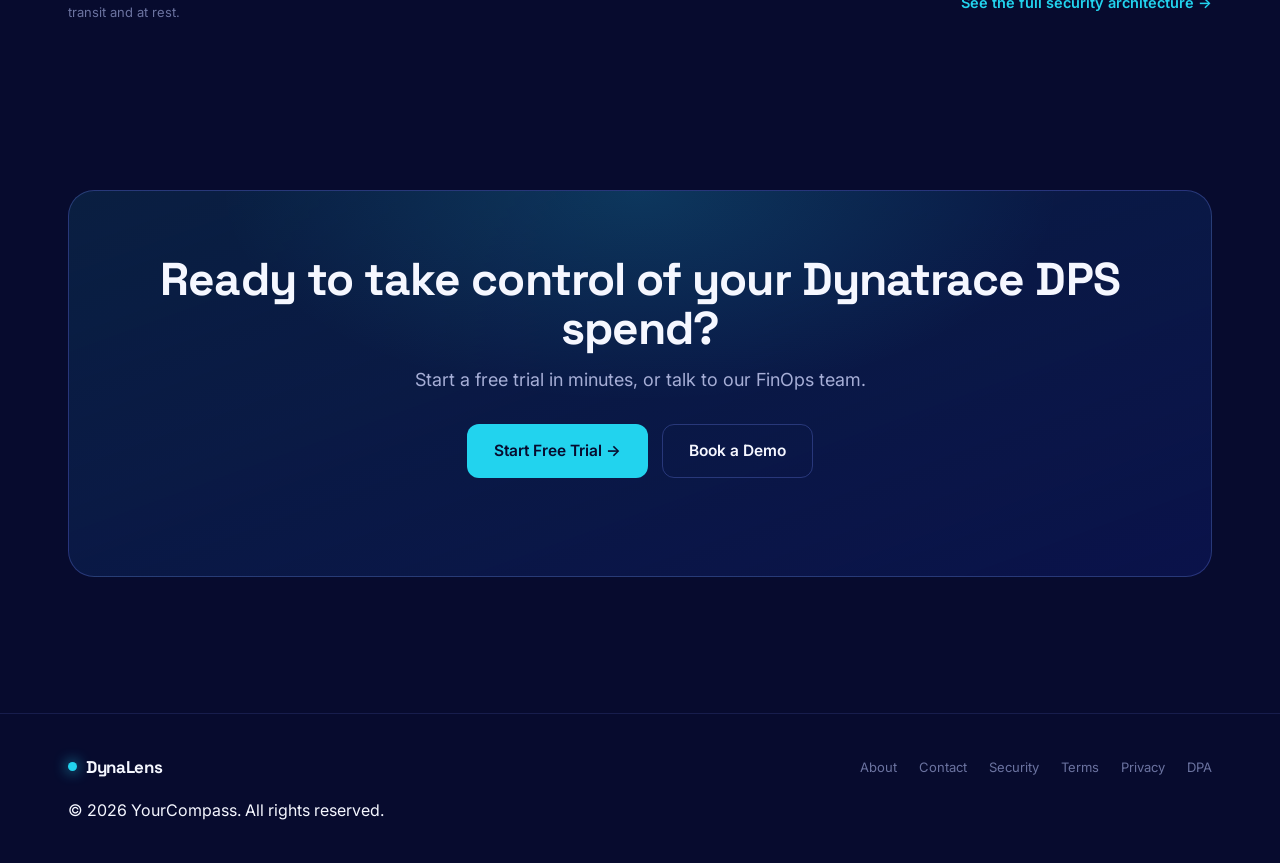
<file: dynalens_homepage.html>
<!DOCTYPE html>
<html lang="en">
<head>
<meta charset="UTF-8">
<meta name="viewport" content="width=device-width, initial-scale=1.0">
<title>DynaLens — A suite of focused apps for Dynatrace</title>
<link rel="preconnect" href="https://fonts.googleapis.com">
<link rel="preconnect" href="https://fonts.gstatic.com" crossorigin>
<link href="https://fonts.googleapis.com/css2?family=Space+Grotesk:wght@400;500;600;700&family=Inter:wght@400;500;600&family=JetBrains+Mono:wght@400;500;700&display=swap" rel="stylesheet">
<style>
  :root{
    --navy-900:#070B2E;
    --navy-800:#0A1247;
    --navy-700:#0E1A66;
    --navy-600:#05106F;
    --navy-500:#1B2A8A;
    --line:rgba(120,140,255,.14);
    --line-strong:rgba(120,140,255,.28);
    --text:#F5F7FF;
    --text-dim:#A6AED6;
    --text-faint:#6B73A0;
    --cyan:#22D3EE;
    --cyan-soft:rgba(34,211,238,.12);
    --violet:#9B8CFF;
    --violet-soft:rgba(155,140,255,.12);
    --amber:#FFB546;
    --amber-soft:rgba(255,181,70,.12);
    --green:#34D399;
    --card:rgba(255,255,255,.025);
    --card-hover:rgba(255,255,255,.05);
    --radius:18px;
    --maxw:1200px;
  }
  *{margin:0;padding:0;box-sizing:border-box}
  html{scroll-behavior:smooth}

  /* ---------- LIGHT SECTION THEME ---------- */
  /* Premium light: layered surfaces, soft elevation, warm-cool neutral base. */
  .section-light{
    --line:rgba(16,24,64,.08);
    --line-strong:rgba(16,24,64,.14);
    --text:#10183B;            /* deep ink, not pure navy */
    --text-dim:#4A5578;
    --text-faint:#8089A6;
    --cyan:#0C7B9E;            /* deep teal reads on light */
    --cyan-soft:rgba(12,123,158,.09);
    --amber:#A55C00;
    --amber-soft:rgba(165,92,0,.09);
    --green:#0C8F61;
    /* three-layer surface system */
    --surface-0:#EEF1F8;       /* section base (recedes) */
    --surface-1:#FFFFFF;       /* card (catches light) */
    --surface-2:#F5F7FC;       /* inset panel inside card */
    --card:var(--surface-1);
    --card-hover:#FFFFFF;
    /* layered soft shadows */
    --shadow-sm:0 1px 2px rgba(16,24,64,.04), 0 2px 8px rgba(16,24,64,.04);
    --shadow-md:0 2px 4px rgba(16,24,64,.05), 0 12px 28px -8px rgba(16,24,64,.12);
    --shadow-lg:0 4px 8px rgba(16,24,64,.06), 0 24px 56px -16px rgba(16,24,64,.18);
    background:
      radial-gradient(900px 480px at 88% -8%, rgba(12,123,158,.05), transparent 60%),
      linear-gradient(180deg, #F2F4FA, var(--surface-0) 18%, #EAEEF6);
    color:var(--text);
    position:relative;
    border-top:1px solid rgba(16,24,64,.07);
    border-bottom:1px solid rgba(16,24,64,.07);
  }
  /* hairline highlight at the top edge for crisp section separation */
  .section-light::before{content:"";position:absolute;top:0;left:0;right:0;height:1px;background:linear-gradient(90deg,transparent,rgba(255,255,255,.9),transparent);pointer-events:none}
  .section-light h1,.section-light h2,.section-light h3,.section-light h4{color:var(--text);letter-spacing:-.025em}
  .section-light .sec-eye{color:var(--cyan);font-weight:700}

  /* ===== Premium light-mode component refinements ===== */
  /* Suite cards: white, elevated, with a refined hover lift */
  .section-light .scard{background:var(--surface-1);box-shadow:var(--shadow-sm);border-color:var(--line)}
  .section-light .scard:hover{background:var(--surface-1);box-shadow:var(--shadow-md);transform:translateY(-5px)}
  .section-light .scard.live{background:linear-gradient(165deg,#fff,#F2FAFC);border-color:rgba(12,123,158,.30);box-shadow:0 4px 10px rgba(12,123,158,.10), 0 20px 44px -16px rgba(12,123,158,.22)}
  .section-light .scard.live::after{background:linear-gradient(90deg,var(--cyan),transparent)}
  .section-light .badge.now{background:var(--cyan);color:#fff}
  .section-light .badge.soon{background:var(--surface-2);color:var(--text-faint);border:1px solid var(--line)}
  .section-light .scard.soon-card{opacity:1}
  .section-light .scard p{color:var(--text-dim)}

  /* Soon-app cards: white card, inset light panel for the list */
  .section-light .soonapp{background:var(--surface-1);box-shadow:var(--shadow-sm);border-color:var(--line)}
  .section-light .soonapp:hover{box-shadow:var(--shadow-lg);transform:translateY(-5px)}
  .section-light .sa-foot{background:var(--surface-2);border-top:1px solid var(--line)}
  .section-light .sa-glyph{background:linear-gradient(150deg,#fff,var(--cyan-soft));border:1px solid rgba(12,123,158,.22);box-shadow:var(--shadow-sm);color:var(--cyan)}
  .section-light .sa-cat{color:var(--cyan)}
  .section-light .sa-problem{background:rgba(165,92,0,.06);border-color:rgba(165,92,0,.18)}
  .section-light .sa-problem .pl{color:var(--amber)}
  .section-light .sa-problem::before{background:var(--amber)}
  .section-light .sa-caps li::before{background:var(--cyan-soft);border-color:var(--cyan)}
  .section-light .btn-notify{border-color:var(--cyan);background:var(--cyan-soft);color:var(--cyan)}

  /* Carousel controls on light */
  .section-light .rm-dot{background:rgba(16,24,64,.12)}
  .section-light .rm-dot.active{background:var(--cyan)}
  .section-light .rm-arrow{background:var(--surface-1);border-color:var(--line);color:var(--text-dim);box-shadow:var(--shadow-sm)}
  .section-light .rm-arrow:hover{border-color:var(--cyan);color:var(--cyan);background:#fff}
  .section-light .rm-counter b{color:var(--text)}

  /* Steps on light: white cards with elevation */
  .section-light .step{background:var(--surface-1);box-shadow:var(--shadow-sm);border-color:var(--line)}
  .section-light .step:hover{box-shadow:var(--shadow-md);transform:translateY(-4px)}

  /* Deploy / generic cards on light */
  .section-light .dcard{background:var(--surface-1);box-shadow:var(--shadow-sm);border-color:var(--line)}
  .section-light .dcard:hover{box-shadow:var(--shadow-md);transform:translateY(-4px)}
  .section-light .seccard{background:var(--surface-1);box-shadow:var(--shadow-sm);border-color:var(--line)}
  .section-light .seccard:hover{box-shadow:var(--shadow-md);transform:translateY(-4px)}
  .section-light .seccard .ico{background:linear-gradient(150deg,#fff,var(--cyan-soft));border-color:rgba(12,123,158,.22);box-shadow:var(--shadow-sm)}

  /* Partner badges + built-by chips on light */
  .section-light .partner-row span{background:var(--surface-1);border-color:var(--line);box-shadow:var(--shadow-sm);color:var(--text-dim)}
  .section-light .built p{color:var(--text-dim)}

  /* Primary button on light keeps cyan fill but with shadow */
  .section-light .btn-primary{background:var(--cyan);color:#fff;box-shadow:0 6px 18px -4px rgba(12,123,158,.45)}
  .section-light .btn-primary:hover{box-shadow:0 12px 30px -6px rgba(12,123,158,.55)}
  .section-light .btn-ghost{color:var(--text);border-color:var(--line-strong)}
  .section-light .btn-ghost:hover{border-color:var(--cyan);color:var(--cyan);background:var(--cyan-soft)}
  .section-light .link-cta{color:var(--cyan)}

  /* DPS table on light: white surface, elevated, refined header */
  .section-light .dps-table-wrap{background:var(--surface-1);box-shadow:var(--shadow-md);border-color:var(--line)}
  .section-light .dps-table th{background:var(--surface-2);color:var(--text-faint);border-bottom-color:var(--line-strong)}
  .section-light .dps-table td{border-bottom-color:var(--line);color:var(--text-dim)}
  .section-light .dps-table .cap{color:var(--text)}
  .section-light .dps-table .unit{color:var(--cyan)}
  .section-light .dps-table .chk{color:var(--green)}
  .section-light .dps-table tr:hover td{background:var(--cyan-soft)}
  .section-light .sec-sub{color:var(--text-dim)}
  .section-light .dps-foot{color:var(--text-faint)}
  body{
    background:var(--navy-900);
    color:var(--text);
    font-family:'Inter',system-ui,sans-serif;
    line-height:1.55;
    overflow-x:hidden;
    -webkit-font-smoothing:antialiased;
  }
  /* ambient gradient field */
  body::before{
    content:"";
    position:fixed;inset:0;z-index:0;pointer-events:none;
    background:
      radial-gradient(800px 500px at 75% -5%, rgba(34,211,238,.10), transparent 60%),
      radial-gradient(700px 600px at 10% 20%, rgba(27,42,138,.45), transparent 55%),
      radial-gradient(900px 700px at 90% 90%, rgba(14,26,102,.35), transparent 60%);
  }
  .wrap{max-width:var(--maxw);margin:0 auto;padding:0 28px;position:relative;z-index:1}
  h1,h2,h3,.display{font-family:'Space Grotesk',sans-serif;letter-spacing:-.02em;line-height:1.05}
  .mono{font-family:'JetBrains Mono',monospace}

  /* ---------- NAV ---------- */
  nav{
    position:sticky;top:0;z-index:50;
    backdrop-filter:blur(14px);
    background:rgba(7,11,46,.72);
    border-bottom:1px solid var(--line);
  }
  .nav-in{max-width:var(--maxw);margin:0 auto;padding:16px 28px;display:flex;align-items:center;justify-content:space-between}
  .logo{font-family:'Space Grotesk';font-weight:700;font-size:20px;letter-spacing:-.02em;display:flex;align-items:center;gap:9px}
  .logo .dot{width:9px;height:9px;border-radius:50%;background:var(--cyan);box-shadow:0 0 14px var(--cyan);animation:pulse 2.4s ease-in-out infinite}
  @keyframes pulse{0%,100%{opacity:1;transform:scale(1)}50%{opacity:.45;transform:scale(.78)}}
  .nav-links{display:flex;gap:30px;align-items:center}
  .nav-links a{color:var(--text-dim);text-decoration:none;font-size:14.5px;font-weight:500;transition:color .2s}
  .nav-links a:hover{color:var(--text)}
  .nav-cta{display:flex;gap:12px;align-items:center}
  .btn{font-family:'Inter';font-weight:600;font-size:14.5px;border-radius:10px;padding:10px 18px;cursor:pointer;border:1px solid transparent;text-decoration:none;display:inline-flex;align-items:center;gap:7px;transition:all .22s ease;white-space:nowrap}
  .btn-primary{background:var(--cyan);color:var(--navy-900);box-shadow:0 0 0 0 rgba(34,211,238,.5)}
  .btn-primary:hover{transform:translateY(-2px);box-shadow:0 12px 30px -8px rgba(34,211,238,.55)}
  .btn-ghost{background:transparent;color:var(--text);border-color:var(--line-strong)}
  .btn-ghost:hover{border-color:var(--cyan);color:var(--cyan)}
  @media(max-width:820px){.nav-links{display:none}}

  /* ---------- HERO ---------- */
  .hero{padding:60px 0 48px;position:relative}
  .eyebrow{display:inline-flex;align-items:center;gap:8px;font-size:12.5px;font-weight:600;letter-spacing:.14em;text-transform:uppercase;color:var(--cyan);background:var(--cyan-soft);border:1px solid rgba(34,211,238,.25);padding:6px 13px;border-radius:100px;margin-bottom:26px}
  .eyebrow::before{content:"";width:6px;height:6px;border-radius:50%;background:var(--cyan);box-shadow:0 0 8px var(--cyan)}
  .hero-grid{display:grid;grid-template-columns:1.05fr .95fr;gap:54px;align-items:center}
  h1{font-size:clamp(38px,5.2vw,62px);font-weight:700;margin-bottom:22px}
  h1 .hl{color:var(--cyan)}
  .hero-sub{font-size:18.5px;color:var(--text-dim);max-width:540px;margin-bottom:32px}
  .hero-actions{display:flex;gap:14px;margin-bottom:34px;flex-wrap:wrap}
  .btn-lg{padding:14px 26px;font-size:15.5px;border-radius:12px}
  .trust{display:flex;gap:10px;flex-wrap:wrap}
  .trust span{font-size:12px;font-weight:500;color:var(--text-faint);border:1px solid var(--line);border-radius:8px;padding:6px 11px;background:var(--card)}
  @media(max-width:900px){.hero-grid{grid-template-columns:1fr;gap:40px}}

  /* ---------- HERO CAROUSEL ---------- */
  .carousel{position:relative}
  .slides{position:relative}
  .slide{display:none}
  .slide.active{display:block;animation:fadeSlide .6s ease}
  @keyframes fadeSlide{from{opacity:0;transform:translateY(14px)}to{opacity:1;transform:none}}
  .slide-tag{display:inline-flex;align-items:center;gap:8px;font-size:12.5px;font-weight:600;letter-spacing:.14em;text-transform:uppercase;padding:6px 13px;border-radius:100px;margin-bottom:24px}
  .slide-tag.t-suite{color:var(--cyan);background:var(--cyan-soft);border:1px solid rgba(34,211,238,.25)}
  .slide-tag.t-finops{color:var(--amber);background:var(--amber-soft);border:1px solid rgba(255,181,70,.3)}
  .slide-tag.t-soon{color:var(--text-dim);background:rgba(255,255,255,.05);border:1px solid var(--line-strong)}
  .slide-tag::before{content:"";width:6px;height:6px;border-radius:50%;background:currentColor;box-shadow:0 0 8px currentColor}

  /* carousel controls */
  .carousel-ctl{display:flex;align-items:center;gap:18px;margin-top:38px}
  .dots{display:flex;gap:9px}
  .dot-btn{width:34px;height:5px;border-radius:100px;background:rgba(255,255,255,.14);border:none;cursor:pointer;padding:0;transition:all .3s ease;position:relative;overflow:hidden}
  .dot-btn.active{background:rgba(255,255,255,.18)}
  .dot-btn.active::after{content:"";position:absolute;inset:0;background:var(--cyan);transform-origin:left;animation:fill 6s linear forwards}
  @keyframes fill{from{transform:scaleX(0)}to{transform:scaleX(1)}}
  .arrows{display:flex;gap:8px;margin-left:auto}
  .arrow{width:40px;height:40px;border-radius:50%;border:1px solid var(--line-strong);background:var(--card);color:var(--text-dim);cursor:pointer;font-size:16px;display:flex;align-items:center;justify-content:center;transition:all .2s}
  .arrow:hover{border-color:var(--cyan);color:var(--cyan);background:var(--cyan-soft)}
  .slide-counter{font-family:'JetBrains Mono';font-size:13px;color:var(--text-faint)}
  .slide-counter b{color:var(--text)}

  /* upcoming apps visual (slide 3) */
  .soon-stack{display:grid;grid-template-columns:1fr 1fr;gap:12px}
  .soon-tile{background:var(--card);border:1px solid var(--line);border-radius:14px;padding:18px;transition:all .25s}
  .soon-tile:hover{border-color:var(--line-strong);transform:translateY(-3px);background:var(--card-hover)}
  .soon-tile .st-glyph{font-family:'Space Grotesk';font-weight:700;font-size:22px;color:var(--cyan);margin-bottom:10px;display:inline-block;width:42px;height:42px;line-height:42px;text-align:center;background:var(--cyan-soft);border:1px solid rgba(34,211,238,.25);border-radius:11px}
  .soon-tile h4{font-family:'Space Grotesk';font-weight:600;font-size:16px;margin-bottom:5px}
  .soon-tile p{font-size:12.5px;color:var(--text-faint);line-height:1.45}

  /* finops slide visual = reuse .dash but compact stat focus */
  .finops-visual{background:linear-gradient(160deg, rgba(255,181,70,.06), rgba(7,11,46,.85));border:1px solid var(--line-strong);border-radius:22px;padding:24px;box-shadow:0 40px 90px -30px rgba(0,0,0,.8)}
  .finops-visual .big-save{font-family:'JetBrains Mono';font-weight:700;font-size:54px;color:var(--amber);line-height:1;margin:6px 0 4px}
  .finops-visual .save-cap{font-size:13px;color:var(--text-dim);margin-bottom:22px}
  .fv-row{display:flex;gap:10px}
  .fv-stat{flex:1;background:var(--card);border:1px solid var(--line);border-radius:12px;padding:13px}
  .fv-stat .l{font-size:10.5px;color:var(--text-faint);text-transform:uppercase;letter-spacing:.07em;margin-bottom:6px}
  .fv-stat .v{font-family:'JetBrains Mono';font-weight:700;font-size:19px}

  /* ---------- PARTNER STRIP ---------- */
  .partner-strip{border-top:1px solid var(--line);border-bottom:1px solid var(--line);background:linear-gradient(180deg,rgba(14,26,102,.25),transparent);margin-top:20px}
  .ps-in{max-width:var(--maxw);margin:0 auto;padding:24px 28px;display:flex;align-items:center;gap:18px;flex-wrap:wrap;justify-content:space-between}
  .ps-label{font-size:11.5px;font-weight:600;letter-spacing:.12em;text-transform:uppercase;color:var(--text-faint);white-space:nowrap}
  .ps-badges{display:flex;gap:14px;flex-wrap:wrap;flex:1;justify-content:flex-end}
  .pbadge{display:flex;align-items:center;gap:10px;padding:11px 18px;border:1px solid var(--line-strong);border-radius:12px;background:var(--card);transition:all .25s ease;cursor:default}
  .pbadge:hover{border-color:var(--cyan);background:var(--cyan-soft);transform:translateY(-2px)}
  .pbadge .pb-ico{width:28px;height:28px;border-radius:7px;display:flex;align-items:center;justify-content:center;font-family:'Space Grotesk';font-weight:700;font-size:13px;flex-shrink:0}
  .pb-ico.dt{background:linear-gradient(135deg,#1496FF,#22D3EE);color:#06122e}
  .pb-ico.dt2{background:rgba(34,211,238,.15);color:var(--cyan);border:1px solid rgba(34,211,238,.4)}
  .pb-ico.ms{background:#fff;color:#05106F}
  .pb-ico.uae{background:linear-gradient(135deg,#34D399,#0E8A5F);color:#04130d}
  .pbadge .pb-txt{display:flex;flex-direction:column;line-height:1.2}
  .pbadge .pb-txt b{font-family:'Space Grotesk';font-weight:600;font-size:13.5px;color:var(--text)}
  .pbadge .pb-txt span{font-size:10.5px;color:var(--text-faint)}
  @media(max-width:900px){.ps-in{flex-direction:column;align-items:flex-start}.ps-badges{justify-content:flex-start}}

  /* ---------- HERO DASHBOARD (signature) ---------- */
  .dash{
    background:linear-gradient(160deg, rgba(14,26,102,.6), rgba(7,11,46,.85));
    border:1px solid var(--line-strong);
    border-radius:22px;
    padding:20px;
    box-shadow:0 40px 90px -30px rgba(0,0,0,.8), inset 0 1px 0 rgba(255,255,255,.05);
    position:relative;overflow:hidden;
  }
  .dash::before{content:"";position:absolute;top:0;left:0;right:0;height:1px;background:linear-gradient(90deg,transparent,var(--cyan),transparent);opacity:.6}
  .dash-bar{display:flex;align-items:center;gap:7px;margin-bottom:18px;padding-bottom:14px;border-bottom:1px solid var(--line)}
  .dash-bar .d{width:10px;height:10px;border-radius:50%}
  .d1{background:#ff5f57}.d2{background:#febc2e}.d3{background:#28c840}
  .dash-url{margin-left:10px;font-size:12px;color:var(--text-faint)}
  .stat-row{display:grid;grid-template-columns:repeat(3,1fr);gap:12px;margin-bottom:18px}
  .stat{background:var(--card);border:1px solid var(--line);border-radius:13px;padding:14px}
  .stat .label{font-size:11px;color:var(--text-faint);text-transform:uppercase;letter-spacing:.08em;margin-bottom:7px}
  .stat .val{font-family:'JetBrains Mono';font-weight:700;font-size:24px;color:var(--text)}
  .stat .val.amber{color:var(--amber)}
  .stat .delta{font-size:11.5px;font-weight:500;margin-top:4px}
  .delta.up{color:var(--green)}.delta.dim{color:var(--text-faint)}
  .reco-head{display:flex;justify-content:space-between;align-items:center;margin-bottom:11px}
  .reco-head .t{font-size:13px;font-weight:600;color:var(--text)}
  .reco-head .c{font-size:11px;color:var(--cyan);background:var(--cyan-soft);padding:3px 9px;border-radius:100px;font-weight:600}
  .reco{display:flex;justify-content:space-between;align-items:center;padding:10px 12px;background:var(--card);border:1px solid var(--line);border-radius:10px;margin-bottom:8px;opacity:0;transform:translateX(-12px)}
  .reco.in{animation:slideIn .5s ease forwards}
  @keyframes slideIn{to{opacity:1;transform:translateX(0)}}
  .reco .name{font-size:13px;color:var(--text-dim)}
  .reco .save{font-family:'JetBrains Mono';font-size:13px;font-weight:700;color:var(--amber)}
  .tenants{margin-top:16px;padding-top:14px;border-top:1px solid var(--line)}
  .tenant{display:flex;align-items:center;gap:10px;margin-bottom:9px}
  .tenant .tn{font-size:11.5px;color:var(--text-faint);width:74px;font-family:'JetBrains Mono'}
  .tbar{flex:1;height:7px;background:rgba(255,255,255,.05);border-radius:100px;overflow:hidden}
  .tbar i{display:block;height:100%;width:0;border-radius:100px;background:linear-gradient(90deg,var(--navy-500),var(--cyan));transition:width 1.1s cubic-bezier(.2,.7,.2,1)}
  .tval{font-size:11.5px;font-family:'JetBrains Mono';color:var(--text-dim);width:42px;text-align:right}

  /* ---------- SECTIONS ---------- */
  section.blk{padding:72px 0;position:relative}
  @media(max-width:760px){section.blk{padding:52px 0}}
  .sec-head{max-width:640px;margin-bottom:48px}
  .sec-eye{font-size:12.5px;font-weight:600;letter-spacing:.14em;text-transform:uppercase;color:var(--cyan);margin-bottom:14px;display:block}
  h2{font-size:clamp(28px,3.6vw,42px);font-weight:700;margin-bottom:16px}
  .sec-sub{font-size:17px;color:var(--text-dim)}

  /* reveal on scroll */
  .reveal{opacity:0;transform:translateY(26px);transition:opacity .7s ease,transform .7s ease}
  .reveal.show{opacity:1;transform:none}

  /* ---------- SUITE GRID ---------- */
  .suite{display:grid;grid-template-columns:repeat(auto-fit,minmax(210px,1fr));gap:16px}
  .scard{background:var(--card);border:1px solid var(--line);border-radius:var(--radius);padding:22px;text-decoration:none;color:inherit;transition:all .25s ease;position:relative;overflow:hidden}
  .scard:hover{transform:translateY(-4px);border-color:var(--line-strong);background:var(--card-hover)}
  .scard.live{border-color:rgba(34,211,238,.4);background:linear-gradient(160deg,rgba(34,211,238,.07),var(--card))}
  .scard.live::after{content:"";position:absolute;top:0;left:0;right:0;height:2px;background:linear-gradient(90deg,var(--cyan),transparent)}
  .badge{font-size:10.5px;font-weight:700;letter-spacing:.06em;text-transform:uppercase;padding:4px 9px;border-radius:6px;display:inline-block;margin-bottom:14px}
  .badge.now{background:var(--cyan);color:var(--navy-900)}
  .badge.soon{background:rgba(255,255,255,.06);color:var(--text-faint);border:1px solid var(--line)}
  .scard h3{font-size:19px;font-weight:600;margin-bottom:8px}
  .scard p{font-size:13.5px;color:var(--text-dim);line-height:1.5}
  .scard.soon-card{opacity:.78}
  .scard.soon-card:hover{opacity:1}

  /* ---------- APP MINI SECTIONS ---------- */
  .app{display:grid;grid-template-columns:1fr 1fr;gap:54px;align-items:center;padding:46px 0;border-top:1px solid var(--line)}
  .app.flip .app-copy{order:2}
  .app-eye{font-size:11.5px;font-weight:700;letter-spacing:.1em;text-transform:uppercase;margin-bottom:14px;display:inline-block;padding:4px 10px;border-radius:6px}
  .app-eye.now{background:var(--cyan-soft);color:var(--cyan);border:1px solid rgba(34,211,238,.3)}
  .app-eye.soon{background:rgba(255,255,255,.04);color:var(--text-faint);border:1px solid var(--line)}
  .app h3{font-size:clamp(24px,3vw,33px);font-weight:700;margin-bottom:14px;max-width:440px}
  .app-intro{font-size:16px;color:var(--text-dim);margin-bottom:22px;max-width:460px}
  .app-list{list-style:none;margin-bottom:26px}
  .app-list li{position:relative;padding-left:26px;margin-bottom:13px;font-size:14.5px;color:var(--text-dim);max-width:470px}
  .app-list li::before{content:"";position:absolute;left:0;top:7px;width:12px;height:12px;border-radius:3px;background:var(--cyan-soft);border:1px solid var(--cyan)}
  .app-actions{display:flex;gap:14px;align-items:center;flex-wrap:wrap}
  .link-cta{color:var(--cyan);text-decoration:none;font-weight:600;font-size:14.5px;display:inline-flex;gap:6px;align-items:center;transition:gap .2s}
  .link-cta:hover{gap:11px}
  .notify{display:flex;gap:8px;align-items:center}
  .notify input{background:var(--card);border:1px solid var(--line-strong);border-radius:10px;padding:10px 14px;color:var(--text);font-size:14px;font-family:'Inter';width:200px}
  .notify input:focus{outline:none;border-color:var(--cyan)}
  /* app visual placeholder */
  .app-visual{background:linear-gradient(160deg,rgba(14,26,102,.5),rgba(7,11,46,.7));border:1px solid var(--line);border-radius:20px;height:300px;display:flex;align-items:center;justify-content:center;position:relative;overflow:hidden}
  .app-visual .glyph{font-family:'Space Grotesk';font-weight:700;font-size:88px;color:rgba(120,140,255,.1);letter-spacing:-.04em}
  .app-visual::before{content:"";position:absolute;width:200%;height:200%;background:radial-gradient(circle at 50% 50%, rgba(34,211,238,.08), transparent 40%);animation:drift 9s ease-in-out infinite}
  @keyframes drift{0%,100%{transform:translate(-25%,-25%)}50%{transform:translate(-22%,-30%)}}
  @media(max-width:880px){.app{grid-template-columns:1fr;gap:32px}.app.flip .app-copy{order:0}.app-visual{height:220px}}

  /* ---------- HOW IT WORKS (premium connected flow) ---------- */
  .steps{position:relative;display:grid;grid-template-columns:repeat(3,1fr);gap:20px;margin-top:10px}
  /* connecting spine behind the cards */
  .steps::before{content:"";position:absolute;top:54px;left:14%;right:14%;height:2px;background:linear-gradient(90deg,var(--cyan),rgba(34,211,238,.25));opacity:.4;z-index:0}
  .step{position:relative;z-index:1;background:var(--card);border:1px solid var(--line);border-radius:20px;padding:30px 26px 28px;transition:transform .3s cubic-bezier(.4,0,.2,1),box-shadow .3s,border-color .3s;overflow:hidden}
  .step:hover{border-color:var(--line-strong);transform:translateY(-5px)}
  /* big ghosted number watermark */
  .step .ghost{position:absolute;top:-14px;right:6px;font-family:'Space Grotesk';font-weight:700;font-size:120px;line-height:1;color:var(--cyan);opacity:.05;pointer-events:none;user-select:none}
  /* icon tile */
  .step .ico{position:relative;width:56px;height:56px;border-radius:16px;background:linear-gradient(150deg,rgba(34,211,238,.16),rgba(34,211,238,.03));border:1px solid rgba(34,211,238,.28);display:flex;align-items:center;justify-content:center;margin-bottom:20px;box-shadow:0 8px 24px -10px rgba(34,211,238,.4)}
  .step .ico svg{width:28px;height:28px;stroke:var(--cyan);fill:none;stroke-width:1.8;stroke-linecap:round;stroke-linejoin:round}
  /* step label row */
  .step .slabel{display:flex;align-items:center;gap:10px;margin-bottom:10px}
  .step .snum{font-family:'JetBrains Mono';font-weight:700;font-size:12px;color:var(--cyan);letter-spacing:.05em}
  .step .sline{flex:1;height:1px;background:var(--line)}
  .step h4{font-family:'Space Grotesk';font-weight:600;font-size:20px;margin-bottom:10px;letter-spacing:-.01em}
  .step p{font-size:14px;color:var(--text-dim);line-height:1.55}
  @media(max-width:760px){.steps{grid-template-columns:1fr}.steps::before{display:none}}

  /* how-it-works CTA strip */
  .hiw-cta{margin-top:30px;display:flex;align-items:center;justify-content:space-between;gap:20px;flex-wrap:wrap;padding:24px 28px;border:1px solid var(--line);border-radius:18px;background:linear-gradient(120deg,rgba(34,211,238,.07),var(--card))}
  .hiw-cta .txt{font-family:'Space Grotesk';font-weight:600;font-size:18px;color:var(--text)}
  .hiw-cta .txt span{color:var(--cyan)}
  .hiw-cta .acts{display:flex;gap:12px;flex-wrap:wrap}

  /* light-mode treatment for steps + flow + cta */
  .section-light .steps::before{background:linear-gradient(90deg,var(--cyan),rgba(12,123,158,.2));opacity:.35}
  .section-light .step{background:var(--surface-1);box-shadow:var(--shadow-sm);border-color:var(--line)}
  .section-light .step:hover{box-shadow:var(--shadow-md);transform:translateY(-5px)}
  .section-light .step .ghost{color:var(--cyan);opacity:.06}
  .section-light .step .ico{background:linear-gradient(150deg,#fff,var(--cyan-soft));border-color:rgba(12,123,158,.22);box-shadow:var(--shadow-sm)}
  .section-light .step .ico svg{stroke:var(--cyan)}
  .section-light .hiw-cta{background:linear-gradient(120deg,var(--cyan-soft),var(--surface-1));border-color:var(--line);box-shadow:var(--shadow-sm)}

  /* ---------- DPS COVERAGE TABLE ---------- */
  .dps-table-wrap{border:1px solid var(--line);border-radius:var(--radius);overflow:hidden;background:linear-gradient(160deg, rgba(14,26,102,.4), rgba(7,11,46,.5))}
  .dps-table{width:100%;border-collapse:collapse;font-size:14px}
  .dps-table th{text-align:left;padding:15px 20px;font-family:'Inter';font-weight:600;font-size:11.5px;letter-spacing:.06em;text-transform:uppercase;color:var(--text-faint);border-bottom:1px solid var(--line-strong);background:rgba(7,11,46,.4)}
  .dps-table td{padding:14px 20px;border-bottom:1px solid var(--line);color:var(--text-dim);vertical-align:middle}
  .dps-table tr:last-child td{border-bottom:none}
  .dps-table tr:hover td{background:rgba(34,211,238,.03)}
  .dps-table .cap{color:var(--text);font-weight:500}
  .dps-table .unit{font-family:'JetBrains Mono';font-size:12.5px;color:var(--cyan)}
  .dps-table .chk{text-align:center;color:var(--green);font-weight:700}
  .dps-foot{font-size:12.5px;color:var(--text-faint);margin-top:14px;padding-left:2px}
  @media(max-width:760px){.dps-table .drv{display:none}.dps-table th.drv{display:none}}

  /* ---------- BUILT-BY (themed via section-light) ---------- */
  .built{display:grid;grid-template-columns:1.05fr .95fr;gap:54px;align-items:center;padding:8px 0}
  .built-stats{display:grid;grid-template-columns:1fr 1fr;gap:16px}
  .bstat{background:var(--card);border:1px solid var(--line);border-radius:16px;padding:24px}
  .bstat .bn{font-family:'Space Grotesk';font-weight:700;font-size:34px;line-height:1;color:var(--text);letter-spacing:-.02em}
  .bstat .bn .u{font-size:18px;color:var(--cyan)}
  .bstat .bl{font-size:13px;color:var(--text-dim);margin-top:8px;line-height:1.4}
  .section-light .bstat{background:var(--surface-1);box-shadow:var(--shadow-sm);border-color:var(--line)}
  @media(max-width:860px){.built{grid-template-columns:1fr;gap:32px}}

  /* ---------- TEAM ROW ---------- */
  .team{margin-top:44px;padding-top:36px;border-top:1px solid var(--line)}
  .team-head{display:flex;align-items:baseline;justify-content:space-between;gap:16px;margin-bottom:24px;flex-wrap:wrap}
  .team-head .tt{font-family:'Space Grotesk';font-weight:600;font-size:20px;color:var(--text)}
  .team-head .ts{font-size:14px;color:var(--text-dim);max-width:440px}
  .team-grid{display:grid;grid-template-columns:repeat(4,1fr);gap:18px}
  .tmember{background:var(--card);border:1px solid var(--line);border-radius:18px;padding:24px;transition:transform .3s,box-shadow .3s,border-color .3s}
  .tmember:hover{transform:translateY(-4px);border-color:var(--line-strong)}
  .tavatar{width:64px;height:64px;border-radius:16px;display:flex;align-items:center;justify-content:center;font-family:'Space Grotesk';font-weight:700;font-size:22px;color:#fff;margin-bottom:16px;position:relative;overflow:hidden}
  .tavatar.a1{background:linear-gradient(150deg,#22D3EE,#0C7B9E)}
  .tavatar.a2{background:linear-gradient(150deg,#6E5CE0,#3D2EA8)}
  .tavatar.a3{background:linear-gradient(150deg,#FFB546,#B26A00)}
  .tavatar.a4{background:linear-gradient(150deg,#34D399,#0C8F61)}
  .tmember .tn{font-family:'Space Grotesk';font-weight:600;font-size:16px;color:var(--text);margin-bottom:3px}
  .tmember .tr{font-size:12.5px;color:var(--cyan);font-weight:600;letter-spacing:.02em;margin-bottom:11px}
  .tmember .tx{font-size:13px;color:var(--text-dim);line-height:1.5}
  .section-light .tmember{background:var(--surface-1);box-shadow:var(--shadow-sm);border-color:var(--line)}
  .section-light .tmember:hover{box-shadow:var(--shadow-md)}
  .section-light .tmember .tr{color:var(--cyan)}
  @media(max-width:860px){.team-grid{grid-template-columns:1fr 1fr}}
  @media(max-width:520px){.team-grid{grid-template-columns:1fr}}

  /* ---------- ROADMAP BAND (now themed via section-light) ---------- */
  .roadmap-band{position:relative}
  .roadmap-band .wrap{position:relative;z-index:1}

  /* ---------- ROADMAP CAROUSEL (2 slides x 2 apps) ---------- */
  .rm-carousel{position:relative}
  .rm-viewport{position:relative;overflow:hidden}
  .rm-track{display:flex;transition:transform .55s cubic-bezier(.4,0,.2,1)}
  .rm-slide{min-width:100%}
  .rm-slide .rm-pair{display:grid;grid-template-columns:1fr 1fr;gap:20px;align-items:stretch}
  .rm-slide .rm-pair .soonapp{height:100%}
  @media(max-width:760px){.rm-slide .rm-pair{grid-template-columns:1fr}}
  .rm-ctl{display:flex;align-items:center;gap:18px;margin-top:30px;justify-content:center}
  .rm-dots{display:flex;gap:9px}
  .rm-dot{width:34px;height:5px;border-radius:100px;background:rgba(255,255,255,.14);border:none;cursor:pointer;padding:0;transition:all .3s ease}
  .rm-dot.active{background:var(--cyan)}
  .rm-arrow{width:40px;height:40px;border-radius:50%;border:1px solid var(--line-strong);background:var(--card);color:var(--text-dim);cursor:pointer;font-size:16px;display:flex;align-items:center;justify-content:center;transition:all .2s}
  .rm-arrow:hover{border-color:var(--cyan);color:var(--cyan);background:var(--cyan-soft)}
  .rm-counter{font-family:'JetBrains Mono';font-size:13px;color:var(--text-faint)}
  .rm-counter b{color:var(--text)}
  .soon-rows{margin-top:14px;display:flex;flex-direction:column;gap:0}

  /* editorial app card: header / problem / solution / capabilities / cta */
  .soonapp{display:flex;flex-direction:column;align-items:stretch;border:1px solid var(--line);border-radius:22px;overflow:hidden;background:var(--card);transition:transform .3s cubic-bezier(.4,0,.2,1), box-shadow .3s, border-color .3s;position:relative}
  .soonapp::before{content:"";position:absolute;top:0;left:0;right:0;height:2px;background:linear-gradient(90deg,var(--cyan),transparent);opacity:0;transition:opacity .3s}
  .soonapp:hover{border-color:var(--line-strong);transform:translateY(-4px);box-shadow:0 30px 70px -34px rgba(0,0,0,.5)}
  .soonapp:hover::before{opacity:.7}

  /* header zone */
  .sa-hd{padding:26px 28px 0;display:flex;align-items:flex-start;gap:15px}
  .sa-glyph{width:52px;height:52px;flex-shrink:0;border-radius:14px;background:var(--cyan-soft);border:1px solid rgba(34,211,238,.28);color:var(--cyan);font-family:'Space Grotesk';font-weight:700;font-size:19px;display:flex;align-items:center;justify-content:center}
  .sa-title{flex:1;min-width:0}
  .sa-title .top{display:flex;align-items:center;justify-content:space-between;gap:10px}
  .sa-title .nm{font-family:'Space Grotesk';font-weight:700;font-size:24px;line-height:1.05}
  .sa-cat{font-size:11px;font-weight:600;letter-spacing:.1em;text-transform:uppercase;color:var(--cyan);margin-top:5px;display:block}
  .sa-pill{font-size:10px;font-weight:700;letter-spacing:.07em;text-transform:uppercase;color:var(--text-faint);border:1px solid var(--line-strong);border-radius:100px;padding:4px 10px;white-space:nowrap;flex-shrink:0}

  /* body */
  .sa-body{padding:20px 28px 0;flex:1;display:flex;flex-direction:column}

  /* problem callout — the focal point */
  .sa-problem{position:relative;padding:15px 16px 15px 18px;border-radius:12px;background:rgba(255,181,70,.06);border:1px solid rgba(255,181,70,.18);margin-bottom:18px}
  .sa-problem::before{content:"";position:absolute;left:0;top:12px;bottom:12px;width:3px;border-radius:3px;background:var(--amber);opacity:.7}
  .sa-problem .pl{font-size:10.5px;font-weight:700;letter-spacing:.1em;text-transform:uppercase;color:var(--amber);margin-bottom:6px;display:block}
  .sa-problem p{font-size:14px;color:var(--text);line-height:1.5;font-weight:450}

  /* solution line */
  .sa-sol{font-size:15px;color:var(--text-dim);line-height:1.55;margin-bottom:20px}
  .sa-sol b{color:var(--text);font-weight:600}

  /* capabilities */
  .sa-caps{margin-top:auto}
  .sa-caps .ch{font-size:10.5px;font-weight:700;letter-spacing:.1em;text-transform:uppercase;color:var(--text-faint);margin-bottom:12px;display:flex;align-items:center;gap:8px}
  .sa-caps .ch::after{content:"";flex:1;height:1px;background:var(--line)}
  .sa-caps ul{list-style:none}
  .sa-caps li{position:relative;padding-left:24px;margin-bottom:10px;font-size:13.5px;color:var(--text-dim);line-height:1.45}
  .sa-caps li:last-child{margin-bottom:0}
  .sa-caps li::before{content:"";position:absolute;left:2px;top:6px;width:9px;height:9px;border-radius:2px;background:var(--cyan-soft);border:1.5px solid var(--cyan)}

  /* unified prominent CTA footer */
  .sa-foot{margin-top:22px;padding:18px 28px;border-top:1px solid var(--line);background:var(--card-hover);display:flex;align-items:center;justify-content:space-between;gap:12px}
  .sa-foot .waitnote{font-size:12px;color:var(--text-faint)}
  .btn-notify{font-family:'Inter';font-weight:600;font-size:13.5px;border-radius:10px;padding:10px 18px;cursor:pointer;border:1px solid var(--cyan);background:var(--cyan-soft);color:var(--cyan);display:inline-flex;align-items:center;gap:7px;transition:all .22s ease;white-space:nowrap;text-decoration:none}
  .btn-notify:hover{background:var(--cyan);color:var(--navy-900);transform:translateY(-2px);box-shadow:0 10px 24px -8px rgba(34,211,238,.5)}
  .section-light .btn-notify:hover{color:#fff;box-shadow:0 10px 24px -8px rgba(12,123,158,.5)}

  /* ---------- ROADMAP ZONE: violet accent (future products) ---------- */
  .roadmap-zone{--cyan:#6E5CE0;--cyan-soft:rgba(110,92,224,.10)}
  .roadmap-zone .sa-glyph{background:linear-gradient(150deg,#fff,rgba(110,92,224,.10));border-color:rgba(110,92,224,.25);color:#6E5CE0}
  .roadmap-zone .sa-cat{color:#6E5CE0}
  .roadmap-zone .sa-caps li::before{background:rgba(110,92,224,.12);border-color:#6E5CE0}
  .roadmap-zone .sec-eye{color:#6E5CE0}
  .roadmap-zone .soonapp::before{background:linear-gradient(90deg,#6E5CE0,transparent)}
  .roadmap-zone .rm-dot.active{background:#6E5CE0}
  .roadmap-zone .rm-arrow:hover{border-color:#6E5CE0;color:#6E5CE0;background:rgba(110,92,224,.08)}
  .roadmap-zone .btn-notify{border-color:#6E5CE0;background:rgba(110,92,224,.10);color:#6E5CE0}
  .roadmap-zone .btn-notify:hover{background:#6E5CE0;color:#fff;box-shadow:0 10px 24px -8px rgba(110,92,224,.5)}
  /* keep amber problem callout — it's a meaningful signal, not theme */

  /* ---------- DEPLOY ---------- */
  .deploy{display:grid;grid-template-columns:repeat(3,1fr);gap:16px}
  .dcard{background:var(--card);border:1px solid var(--line);border-radius:var(--radius);padding:26px;transition:all .25s}
  .dcard:hover{border-color:var(--line-strong);transform:translateY(-3px)}
  .dcard .dt{font-family:'Space Grotesk';font-weight:600;font-size:19px;margin-bottom:10px}
  .dcard p{font-size:14px;color:var(--text-dim)}
  @media(max-width:760px){.deploy{grid-template-columns:1fr}}

  /* ---------- BUILT BY ---------- */
  .built p{font-size:16.5px;color:var(--text-dim);line-height:1.6}
  .built h2{max-width:560px}
  .built p{font-size:16.5px;color:var(--text-dim);max-width:680px;margin-bottom:24px}
  .partner-row{display:flex;gap:10px;flex-wrap:wrap;margin-bottom:24px}
  .partner-row span{font-size:12.5px;font-weight:500;color:var(--text-dim);border:1px solid var(--line-strong);border-radius:9px;padding:8px 14px;background:var(--card)}

  /* ---------- SECURITY ---------- */
  .sec-grid{display:grid;grid-template-columns:repeat(3,1fr);gap:18px}
  .seccard{background:var(--card);border:1px solid var(--line);border-radius:18px;padding:30px 28px;transition:transform .3s,box-shadow .3s,border-color .3s}
  .seccard:hover{border-color:var(--line-strong);transform:translateY(-4px)}
  .seccard .ico{width:52px;height:52px;border-radius:14px;background:linear-gradient(150deg,rgba(34,211,238,.16),rgba(34,211,238,.03));border:1px solid rgba(34,211,238,.28);display:flex;align-items:center;justify-content:center;margin-bottom:18px;box-shadow:0 8px 24px -10px rgba(34,211,238,.4)}
  .seccard .ico svg{width:26px;height:26px;stroke:var(--cyan);fill:none;stroke-width:1.7;stroke-linecap:round;stroke-linejoin:round}
  .seccard h4{font-family:'Space Grotesk';font-weight:600;font-size:18px;margin-bottom:10px;letter-spacing:-.01em}
  .seccard p{font-size:14px;color:var(--text-dim);line-height:1.55}
  .section-light .seccard .ico{background:linear-gradient(150deg,#fff,var(--cyan-soft));border-color:rgba(12,123,158,.22);box-shadow:var(--shadow-sm)}
  .section-light .seccard .ico svg{stroke:var(--cyan)}
  @media(max-width:760px){.sec-grid{grid-template-columns:1fr}}
  .sec-foot{margin-top:24px;display:flex;align-items:center;justify-content:space-between;gap:20px;flex-wrap:wrap;padding-top:22px;border-top:1px solid var(--line)}
  .sec-foot-note{font-size:13px;color:var(--text-faint);line-height:1.5;max-width:680px}
  .sec-foot-note .cl{color:var(--text-dim);font-weight:600}

  /* ---------- FINAL CTA ---------- */
  .final{text-align:center;padding:96px 0}
  .final-box{background:linear-gradient(160deg,rgba(34,211,238,.1),rgba(14,26,102,.5));border:1px solid var(--line-strong);border-radius:26px;padding:64px 40px;position:relative;overflow:hidden}
  .final-box::before{content:"";position:absolute;inset:0;background:radial-gradient(600px 300px at 50% 0%,rgba(34,211,238,.15),transparent 70%)}
  .final h2{font-size:clamp(30px,4vw,46px);margin-bottom:14px;position:relative}
  .final p{font-size:18px;color:var(--text-dim);margin-bottom:30px;position:relative}
  .final .hero-actions{justify-content:center;position:relative}

  /* ---------- FOOTER ---------- */
  footer{border-top:1px solid var(--line);padding:40px 0;margin-top:40px}
  .foot-in{display:flex;justify-content:space-between;align-items:center;flex-wrap:wrap;gap:18px}
  .foot-in .copy{font-size:13px;color:var(--text-faint)}
  .foot-links{display:flex;gap:22px;flex-wrap:wrap}
  .foot-links a{color:var(--text-faint);text-decoration:none;font-size:13px;transition:color .2s}
  .foot-links a:hover{color:var(--text)}

  @media(prefers-reduced-motion:reduce){*{animation:none!important;transition:none!important}.reveal{opacity:1;transform:none}}
</style>
</head>
<body>

<!-- NAV -->
<nav>
  <div class="nav-in">
    <div class="logo"><span class="dot"></span>DynaLens</div>
    <div class="nav-links">
      <a href="#suite">Products</a>
      <a href="#finops">DPS FinOps</a>
      <a href="#security">Security</a>
      <a href="#built">About</a>
    </div>
    <div class="nav-cta">
      <a href="#" class="btn btn-ghost">Book a Demo</a>
      <a href="#" class="btn btn-primary">Start Free Trial</a>
    </div>
  </div>
</nav>

<!-- HERO CAROUSEL -->
<header class="hero">
  <div class="wrap carousel" id="carousel">
    <div class="slides">

      <!-- SLIDE 1 — THE SUITE -->
      <div class="slide active" data-slide="0">
        <div class="hero-grid">
          <div>
            <span class="slide-tag t-suite">DynaLens by YourCompass</span>
            <h1>A suite of focused apps that extract <span class="hl">more value</span> from your Dynatrace investment.</h1>
            <p class="hero-sub">Five tools. One estate. Built by Dynatrace practitioners who've spent years deploying and running Dynatrace for enterprises and governments across the GCC.</p>
            <div class="hero-actions">
              <a href="#" class="btn btn-primary btn-lg">Start Free Trial →</a>
              <a href="#suite" class="btn btn-ghost btn-lg">Explore the suite</a>
            </div>
          </div>
          <div class="dash" id="dash">
            <div class="dash-bar">
              <span class="d d1"></span><span class="d d2"></span><span class="d d3"></span>
              <span class="dash-url mono">dynalens.ai/app — cost overview</span>
            </div>
            <div class="stat-row">
              <div class="stat">
                <div class="label">DPS consumption</div>
                <div class="val mono" data-count="2.4" data-suffix="M">0</div>
                <div class="delta up">▼ 12% vs forecast</div>
              </div>
              <div class="stat">
                <div class="label">Forecast EOY</div>
                <div class="val mono" data-count="1.1" data-prefix="$" data-suffix="M">0</div>
                <div class="delta dim">Within commitment</div>
              </div>
              <div class="stat">
                <div class="label">Savings found</div>
                <div class="val mono amber" data-count="184" data-prefix="$" data-suffix="K">0</div>
                <div class="delta dim">Across 3 tenants</div>
              </div>
            </div>
            <div class="reco-head">
              <span class="t">Top recommendations</span>
              <span class="c">12 actionable</span>
            </div>
            <div class="reco" data-delay="0"><span class="name">Reduce log retention on prod-eu</span><span class="save mono">$42K/yr</span></div>
            <div class="reco" data-delay="150"><span class="name">Disable DDU on legacy hosts</span><span class="save mono">$28K/yr</span></div>
            <div class="reco" data-delay="300"><span class="name">Consolidate synthetic monitors</span><span class="save mono">$19K/yr</span></div>
            <div class="tenants">
              <div class="tenant"><span class="tn">prod-eu</span><span class="tbar"><i data-w="100"></i></span><span class="tval">1.7M</span></div>
              <div class="tenant"><span class="tn">prod-gcc</span><span class="tbar"><i data-w="65"></i></span><span class="tval">1.1M</span></div>
              <div class="tenant"><span class="tn">staging</span><span class="tbar"><i data-w="25"></i></span><span class="tval">420K</span></div>
              <div class="tenant"><span class="tn">dev</span><span class="tbar"><i data-w="16"></i></span><span class="tval">280K</span></div>
            </div>
          </div>
        </div>
      </div>

      <!-- SLIDE 2 — DPS FINOPS -->
      <div class="slide" data-slide="1">
        <div class="hero-grid">
          <div>
            <span class="slide-tag t-finops">Available now · DPS FinOps</span>
            <h1>Stop guessing what's driving your <span class="hl" style="color:var(--amber)">Dynatrace bill.</span></h1>
            <p class="hero-sub">A FinOps control layer on top of Dynatrace. Attribute every DPS unit to an owner, apply optimisation actions in-platform, and forecast your annual commitment with confidence.</p>
            <div class="hero-actions">
              <a href="#" class="btn btn-primary btn-lg">Start Free Trial →</a>
              <a href="#finops" class="btn btn-ghost btn-lg">Explore DPS FinOps</a>
            </div>
          </div>
          <div class="finops-visual">
            <div style="font-size:12px;color:var(--text-faint);text-transform:uppercase;letter-spacing:.08em">Savings identified · YTD</div>
            <div class="big-save">$184K</div>
            <div class="save-cap">across 3 tenants — validated in-platform</div>
            <div class="fv-row" style="margin-bottom:10px">
              <div class="fv-stat"><div class="l">DPS tracked</div><div class="v">2.4M</div></div>
              <div class="fv-stat"><div class="l">Forecast EOY</div><div class="v" style="color:var(--cyan)">$1.1M</div></div>
            </div>
            <div class="fv-row">
              <div class="fv-stat"><div class="l">Actions ready</div><div class="v">12</div></div>
              <div class="fv-stat"><div class="l">Vs forecast</div><div class="v" style="color:var(--green)">−12%</div></div>
            </div>
          </div>
        </div>
      </div>

      <!-- SLIDE 3 — UPCOMING APPS -->
      <div class="slide" data-slide="2">
        <div class="hero-grid">
          <div>
            <span class="slide-tag t-soon">Coming soon · The roadmap</span>
            <h1>FinOps is just the <span class="hl">first lens.</span></h1>
            <p class="hero-sub">Four more apps are on the way — incident intelligence, ITSM automation, business-service mapping, and an AI operations teammate. One platform across your entire Dynatrace estate.</p>
            <div class="hero-actions">
              <a href="#suite" class="btn btn-primary btn-lg">See what's coming →</a>
              <a href="#signal" class="btn btn-ghost btn-lg">Get notified</a>
            </div>
          </div>
          <div class="soon-stack">
            <div class="soon-tile"><span class="st-glyph">SG</span><h4>Signal</h4><p>Plain-language incident briefs from your problem feed.</p></div>
            <div class="soon-tile"><span class="st-glyph">FL</span><h4>Flow</h4><p>Bidirectional Dynatrace ↔ ITSM ticket automation.</p></div>
            <div class="soon-tile"><span class="st-glyph">MP</span><h4>Map</h4><p>Business-service views on top of Smartscape.</p></div>
            <div class="soon-tile"><span class="st-glyph">AG</span><h4>Agent</h4><p>An AI teammate for Dynatrace operations.</p></div>
          </div>
        </div>
      </div>

    </div>

    <!-- carousel controls -->
    <div class="carousel-ctl">
      <div class="dots">
        <button class="dot-btn active" data-go="0" aria-label="Slide 1"></button>
        <button class="dot-btn" data-go="1" aria-label="Slide 2"></button>
        <button class="dot-btn" data-go="2" aria-label="Slide 3"></button>
      </div>
      <span class="slide-counter"><b id="sc-cur">01</b> / 03</span>
      <div class="arrows">
        <button class="arrow" id="prev" aria-label="Previous">‹</button>
        <button class="arrow" id="next" aria-label="Next">›</button>
      </div>
    </div>
  </div>
</header>

<!-- PARTNER STRIP -->
<div class="partner-strip">
  <div class="ps-in">
    <span class="ps-label">Trusted &amp; recognised by</span>
    <div class="ps-badges">
      <div class="pbadge"><span class="pb-ico dt">DT</span><span class="pb-txt"><b>Premier Partner</b><span>Dynatrace</span></span></div>
      <div class="pbadge"><span class="pb-ico dt2">✓</span><span class="pb-txt"><b>Services Endorsed</b><span>Dynatrace</span></span></div>
      <div class="pbadge"><span class="pb-ico ms">▦</span><span class="pb-txt"><b>Microsoft Partner</b><span>Cloud Solutions</span></span></div>
      <div class="pbadge"><span class="pb-ico uae">★</span><span class="pb-txt"><b>ICV Certified</b><span>United Arab Emirates</span></span></div>
    </div>
  </div>
</div>

<!-- SUITE OVERVIEW -->
<section class="blk section-light" id="suite">
  <div class="wrap">
    <div class="sec-head reveal">
      <span class="sec-eye">The Suite</span>
      <h2>Five tools. One Dynatrace estate.</h2>
      <p class="sec-sub">Each app solves a specific gap that Dynatrace customers work around today with scripts, spreadsheets, and runbooks.</p>
    </div>
    <div class="suite reveal">
      <a href="#finops" class="scard live">
        <span class="badge now">Available now</span>
        <h3>DPS FinOps</h3>
        <p>Attribute, optimise, and control your Dynatrace DPS spend.</p>
      </a>
      <a href="#signal" class="scard soon-card">
        <span class="badge soon">Coming soon</span>
        <h3>Signal</h3>
        <p>Plain-language incident summaries from your Dynatrace problem feed.</p>
      </a>
      <a href="#flow" class="scard soon-card">
        <span class="badge soon">Coming soon</span>
        <h3>Flow</h3>
        <p>Close the loop between Dynatrace and your ITSM stack — automatically.</p>
      </a>
      <a href="#map" class="scard soon-card">
        <span class="badge soon">Coming soon</span>
        <h3>Map</h3>
        <p>Business-service views built on top of Smartscape topology.</p>
      </a>
      <a href="#agent" class="scard soon-card">
        <span class="badge soon">Coming soon</span>
        <h3>Agent</h3>
        <p>An AI teammate for your day-to-day Dynatrace operations.</p>
      </a>
    </div>
  </div>
</section>

<!-- APP MINI SECTIONS -->
<section class="blk" style="padding-top:0">
  <div class="wrap">

    <!-- FINOPS -->
    <div class="app reveal" id="finops">
      <div class="app-copy">
        <span class="app-eye now">● Available now</span>
        <h3>Stop guessing what's driving your Dynatrace bill.</h3>
        <p class="app-intro">A FinOps control layer on top of Dynatrace — attribution, optimisation, and forecasting in one place.</p>
        <ul class="app-list">
          <li>Attribute DPS spend by application, environment, host, and team — every line item has an owner.</li>
          <li>Identify cost inefficiencies, apply optimisation actions in-platform, and validate savings in real time.</li>
        </ul>
        <div class="app-actions">
          <a href="#" class="btn btn-primary">Start Free Trial →</a>
          <a href="#" class="link-cta">Explore DPS FinOps →</a>
        </div>
      </div>
      <div class="app-visual">
        <div class="mini-dash" style="width:88%">
          <div class="stat-row" style="margin-bottom:0">
            <div class="stat"><div class="label">Saved YTD</div><div class="val mono amber">$184K</div></div>
            <div class="stat"><div class="label">Tenants</div><div class="val mono">3</div></div>
            <div class="stat"><div class="label">Actions</div><div class="val mono">12</div></div>
          </div>
        </div>
      </div>
    </div>

    <!-- HOW IT WORKS -->
    <div class="sec-head reveal" style="margin-top:64px;margin-bottom:26px;max-width:680px">
      <span class="sec-eye">How it works</span>
      <h2 style="font-size:clamp(24px,3vw,34px)">From reactive reporting to a proactive FinOps model.</h2>
    </div>
    <div class="steps reveal">
      <div class="step">
        <span class="ghost">1</span>
        <div class="ico">
          <!-- radar / scan: see everything -->
          <svg viewBox="0 0 24 24"><circle cx="12" cy="12" r="9"/><circle cx="12" cy="12" r="4.5"/><path d="M12 12 L19 6"/><circle cx="12" cy="12" r="1.4" fill="currentColor" stroke="none"/></svg>
        </div>
        <div class="slabel"><span class="snum">STEP 01</span><span class="sline"></span></div>
        <h4>Inform</h4>
        <p>Centralised visibility across every tenant. Workload-level attribution across hosts, applications, and environments — so you know exactly what drives spend.</p>
      </div>
      <div class="step">
        <span class="ghost">2</span>
        <div class="ico">
          <!-- sliders / tune: take action -->
          <svg viewBox="0 0 24 24"><line x1="4" y1="7" x2="20" y2="7"/><line x1="4" y1="17" x2="20" y2="17"/><circle cx="9" cy="7" r="2.4" fill="var(--surface-1,#0A1247)"/><circle cx="15" cy="17" r="2.4" fill="var(--surface-1,#0A1247)"/></svg>
        </div>
        <div class="slabel"><span class="snum">STEP 02</span><span class="sline"></span></div>
        <h4>Optimise</h4>
        <p>Identify high-cost drivers, apply optimisation actions, and see the projected financial impact the moment you act — before and after, in one place.</p>
      </div>
      <div class="step">
        <span class="ghost">3</span>
        <div class="ico">
          <!-- continuous loop: always-on control -->
          <svg viewBox="0 0 24 24"><path d="M20 11a8 8 0 1 0-2.3 5.6"/><path d="M20 5v6h-6"/></svg>
        </div>
        <div class="slabel"><span class="snum">STEP 03</span><span class="sline"></span></div>
        <h4>Operate</h4>
        <p>Budget tracking, forecasting, threshold alerts, and automated workflows. Cost control that runs continuously — not a quarterly reporting exercise.</p>
      </div>
    </div>

    <div class="hiw-cta reveal">
      <div class="txt">See your own DPS spend mapped this way — <span>in minutes.</span></div>
      <div class="acts">
        <a href="#" class="btn btn-primary">Start Free Trial →</a>
        <a href="#" class="btn btn-ghost">Book a Demo</a>
      </div>
    </div>

    <!-- DPS COVERAGE TABLE -->
    <div class="sec-head reveal" style="margin-top:64px;margin-bottom:26px;max-width:680px">
      <span class="sec-eye">Full coverage</span>
      <h2 style="font-size:clamp(24px,3vw,34px)">Every DPS dimension, attributed and optimisable.</h2>
      <p class="sec-sub">DPS FinOps reads every capability unit that drives your bill — across every tenant you operate.</p>
    </div>
    <div class="dps-table-wrap reveal">
      <table class="dps-table">
        <thead>
          <tr>
            <th>Capability</th>
            <th>Metering unit</th>
            <th class="drv">Typical cost driver</th>
            <th style="text-align:center">Coverage</th>
          </tr>
        </thead>
        <tbody>
          <tr><td class="cap">Full-Stack Monitoring</td><td class="unit">GiB-hour / host</td><td class="drv">Instrumented hosts × memory class</td><td class="chk">✓</td></tr>
          <tr><td class="cap">Infrastructure Monitoring</td><td class="unit">GiB-hour / host</td><td class="drv">Hosts without deep-stack agent</td><td class="chk">✓</td></tr>
          <tr><td class="cap">Real User Monitoring</td><td class="unit">Sessions</td><td class="drv">Web &amp; mobile user sessions</td><td class="chk">✓</td></tr>
          <tr><td class="cap">Synthetic Monitoring</td><td class="unit">Actions</td><td class="drv">Scheduled browser &amp; HTTP checks</td><td class="chk">✓</td></tr>
          <tr><td class="cap">Application Security</td><td class="unit">Scan hours</td><td class="drv">Runtime vulnerability scanning</td><td class="chk">✓</td></tr>
          <tr><td class="cap">Log Management</td><td class="unit">GiB ingested + queried</td><td class="drv">Log volume + DQL queries</td><td class="chk">✓</td></tr>
          <tr><td class="cap">Business Events</td><td class="unit">Events ingested</td><td class="drv">Custom domain events pushed</td><td class="chk">✓</td></tr>
          <tr><td class="cap">Davis AI</td><td class="unit">GiB scanned</td><td class="drv">Problem detection + root-cause analysis</td><td class="chk">✓</td></tr>
        </tbody>
      </table>
    </div>
    <p class="dps-foot reveal">Representative dimensions. DPS FinOps tracks the full DPS capability set plus custom cost-attribution overlays.</p>

  </div>
</section>

<!-- COMING SOON -->
<section class="blk section-light roadmap-zone">
  <div class="wrap">

    <div class="sec-head reveal" style="margin-bottom:30px;max-width:720px">
      <span class="sec-eye">The roadmap · Coming soon</span>
      <h2 style="font-size:clamp(24px,2.8vw,34px)">FinOps is the first lens. Four more are coming.</h2>
      <p class="sec-sub">Every DynaLens app starts the same way — a real, recurring problem we watched Dynatrace teams solve by hand. Here's what each one fixes, and how.</p>
    </div>
    <div class="rm-carousel reveal" id="rmCarousel">
     <div class="rm-viewport">
      <div class="rm-track" id="rmTrack">

       <!-- SLIDE 1 — Signal + Flow -->
       <div class="rm-slide">
        <div class="rm-pair">

      <!-- SIGNAL -->
      <div class="soonapp" id="signal">
        <div class="sa-hd">
          <span class="sa-glyph">SG</span>
          <span class="sa-title">
            <div class="top"><span class="nm">Signal</span><span class="sa-pill">Coming soon</span></div>
            <span class="sa-cat">Incident intelligence</span>
          </span>
        </div>
        <div class="sa-body">
          <div class="sa-problem">
            <span class="pl">The problem</span>
            <p>A Davis problem fires at 3am. The on-call engineer opens a wall of metrics, entities, and events — and burns the first ten minutes of the incident just working out what's actually broken and who needs to know.</p>
          </div>
          <p class="sa-sol">Signal reads the problem the moment it opens and writes the brief for you: <b>a plain-language summary of what happened, what it affects, and the most likely cause</b> — routed to the right people before anyone has to ask.</p>
          <div class="sa-caps">
            <div class="ch">What you get</div>
            <ul>
              <li>Incident summaries generated from Davis problem cards</li>
              <li>Audience-aware views: on-call detail, lead summary, exec rollup</li>
              <li>Delivered to email, Teams, Slack, or your ITSM</li>
            </ul>
          </div>
        </div>
        <div class="sa-foot">
          <span class="waitnote">Join the early-access list</span>
          <a href="#" class="btn-notify">Notify me →</a>
        </div>
      </div>

      <!-- FLOW -->
      <div class="soonapp" id="flow">
        <div class="sa-hd">
          <span class="sa-glyph">FL</span>
          <span class="sa-title">
            <div class="top"><span class="nm">Flow</span><span class="sa-pill">Coming soon</span></div>
            <span class="sa-cat">ITSM automation</span>
          </span>
        </div>
        <div class="sa-body">
          <div class="sa-problem">
            <span class="pl">The problem</span>
            <p>Dynatrace sees the problem first — but the ticket still gets raised by hand. Someone copies the details into ServiceNow, someone else forgets to close it, and the audit trail between monitoring and resolution quietly falls apart.</p>
          </div>
          <p class="sa-sol">Flow makes the link automatic and two-way: <b>a problem opens a ticket, a resolution closes it</b>, and every ticket carries the full Dynatrace context, timeline, and root cause with it.</p>
          <div class="sa-caps">
            <div class="ch">What you get</div>
            <ul>
              <li>Auto-created tickets in ServiceNow, Jira, or any ITSM</li>
              <li>Auto-close on resolution, with timeline and root cause attached</li>
              <li>Routing rules by severity, team ownership, and environment</li>
            </ul>
          </div>
        </div>
        <div class="sa-foot">
          <span class="waitnote">Join the early-access list</span>
          <a href="#" class="btn-notify">Notify me →</a>
        </div>
      </div>

       </div><!-- /rm-pair -->
       </div><!-- /SLIDE 1 -->

       <!-- SLIDE 2 — Map + Agent -->
       <div class="rm-slide">
        <div class="rm-pair">

      <!-- MAP -->
      <div class="soonapp" id="map">
        <div class="sa-hd">
          <span class="sa-glyph">MP</span>
          <span class="sa-title">
            <div class="top"><span class="nm">Map</span><span class="sa-pill">Coming soon</span></div>
            <span class="sa-cat">Business-service mapping</span>
          </span>
        </div>
        <div class="sa-body">
          <div class="sa-problem">
            <span class="pl">The problem</span>
            <p>Smartscape knows every host, process, and service — but the business asks "is payments healthy?", not "how is prod-eu-k8s-node-07?". Translating infrastructure topology into something a stakeholder understands is still a manual, out-of-date slide deck.</p>
          </div>
          <p class="sa-sol">Map sits on top of Smartscape and lets you name reality: <b>group the underlying entities into the business services people actually care about</b>, then watch health, SLOs, and problems through that lens.</p>
          <div class="sa-caps">
            <div class="ch">What you get</div>
            <ul>
              <li>Business services composed from live Smartscape entities</li>
              <li>Health, SLO status, and active problems in business terms</li>
              <li>Shareable views for stakeholders without a Dynatrace seat</li>
            </ul>
          </div>
        </div>
        <div class="sa-foot">
          <span class="waitnote">Join the early-access list</span>
          <a href="#" class="btn-notify">Notify me →</a>
        </div>
      </div>

      <!-- AGENT -->
      <div class="soonapp" id="agent">
        <div class="sa-hd">
          <span class="sa-glyph">AG</span>
          <span class="sa-title">
            <div class="top"><span class="nm">Agent</span><span class="sa-pill">Coming soon</span></div>
            <span class="sa-cat">AI operations teammate</span>
          </span>
        </div>
        <div class="sa-body">
          <div class="sa-problem">
            <span class="pl">The problem</span>
            <p>The answers are all in Dynatrace — but they're locked behind DQL and dashboard fluency. So the same two people field every "what's going on with X?" question, and the rest of the team waits on them.</p>
          </div>
          <p class="sa-sol">Agent opens that knowledge to everyone: <b>ask your environment a question in plain English and get a grounded answer</b> — during an incident, a review, or a routine check, no query language required.</p>
          <div class="sa-caps">
            <div class="ch">What you get</div>
            <ul>
              <li>Natural-language questions answered from live Dynatrace data</li>
              <li>Incident context on demand: what failed, what changed, blast radius</li>
              <li>Scheduled health checks, compliance, and capacity reviews</li>
            </ul>
          </div>
        </div>
        <div class="sa-foot">
          <span class="waitnote">Join the early-access list</span>
          <a href="#" class="btn-notify">Notify me →</a>
        </div>
      </div>

       </div><!-- /rm-pair -->
       </div><!-- /SLIDE 2 -->

      </div><!-- /rm-track -->
     </div><!-- /rm-viewport -->

     <div class="rm-ctl">
       <button class="rm-arrow" id="rmPrev" aria-label="Previous">‹</button>
       <div class="rm-dots">
         <button class="rm-dot active" data-rm="0" aria-label="Apps 1–2"></button>
         <button class="rm-dot" data-rm="1" aria-label="Apps 3–4"></button>
       </div>
       <span class="rm-counter"><b id="rmCur">1</b> / 2</span>
       <button class="rm-arrow" id="rmNext" aria-label="Next">›</button>
     </div>
    </div><!-- /rm-carousel -->

  </div>
</section>

<!-- DEPLOY -->
<section class="blk">
  <div class="wrap">
    <div class="sec-head reveal">
      <span class="sec-eye">Deployment</span>
      <h2>Deploy where your data lives.</h2>
    </div>
    <div class="deploy reveal">
      <div class="dcard"><div class="dt">SaaS</div><p>Fully managed. Sign up, connect your Dynatrace tenant, start optimising. No infrastructure to manage.</p></div>
      <div class="dcard"><div class="dt">On-premises</div><p>Air-gapped deployment for regulated workloads and sovereign environments. Full feature parity.</p></div>
      <div class="dcard"><div class="dt">GCC Data Residency</div><p>UAE and KSA regions available for Enterprise. Built for public-sector and financial-services customers.</p></div>
    </div>
  </div>
</section>

<!-- BUILT BY -->
<section class="blk section-light" id="built">
  <div class="wrap">
    <div class="built reveal">
      <div>
        <span class="sec-eye">Built by YourCompass</span>
        <h2>Built by the people who run Dynatrace for a living.</h2>
        <p>DynaLens is the product line from YourCompass — a Dynatrace Premier Partner and Services Endorsed Partner operating across the GCC. We've spent years deploying, tuning, and running Dynatrace for enterprises and governments across the UAE and KSA. We've seen, up close, the gaps that customers paper over with scripts, spreadsheets, and runbooks — and built the software to close them.</p>
        <div class="partner-row">
          <span>Dynatrace Premier Partner</span>
          <span>Dynatrace Services Endorsed</span>
          <span>Microsoft Partner</span>
          <span>UAE ICV Certified</span>
        </div>
        <a href="#" class="link-cta">Meet the team →</a>
      </div>
      <div class="built-stats">
        <div class="bstat"><div class="bn">10<span class="u">+</span></div><div class="bl">Years deploying Dynatrace across the region</div></div>
        <div class="bstat"><div class="bn">2</div><div class="bl">GCC markets served — UAE &amp; KSA</div></div>
        <div class="bstat"><div class="bn">Premier</div><div class="bl">Highest Dynatrace partner tier</div></div>
        <div class="bstat"><div class="bn">100<span class="u">%</span></div><div class="bl">Read-only — we never write to your environment</div></div>
      </div>
    </div>

    <!-- TEAM -->
    <div class="team reveal">
      <div class="team-head">
        <span class="tt">The team behind DynaLens</span>
        <span class="ts">A small, senior team of Dynatrace practitioners — not a generic SaaS shop. The people building the product are the people who've run it in production.</span>
      </div>
      <div class="team-grid">
        <div class="tmember">
          <div class="tavatar a1">MH</div>
          <div class="tn">Mohamed Haroun</div>
          <div class="tr">Founder &amp; CEO</div>
          <div class="tx">15+ years in enterprise observability. Led Dynatrace rollouts for banks and federal entities across the GCC.</div>
        </div>
        <div class="tmember">
          <div class="tavatar a2">MH</div>
          <div class="tn">Mher Hakobyan</div>
          <div class="tr">Head of AI Practice</div>
          <div class="tx">Builds the AI and analytics layer. Background in ML systems and large-scale data platforms.</div>
        </div>
        <div class="tmember">
          <div class="tavatar a3">PK</div>
          <div class="tn">Paweł Kowalski</div>
          <div class="tr">Head of Engineering</div>
          <div class="tx">Owns the platform architecture. A decade shipping production SaaS on cloud and on-prem.</div>
        </div>
        <div class="tmember">
          <div class="tavatar a4">+8</div>
          <div class="tn">Delivery &amp; Support</div>
          <div class="tr">Certified consultants</div>
          <div class="tx">A bench of Dynatrace-certified engineers handling deployment, onboarding, and GCC-based support.</div>
        </div>
      </div>
    </div>
  </div>
</section>

<!-- SECURITY -->
<section class="blk" id="security">
  <div class="wrap">
    <div class="sec-head reveal">
      <span class="sec-eye">Security &amp; Sovereignty</span>
      <h2>Your data stays yours.</h2>
      <p class="sec-sub">Designed for GCC enterprise and public-sector buyers from day one.</p>
    </div>
    <div class="sec-grid reveal">
      <div class="seccard">
        <div class="ico">
          <!-- lock: read-only -->
          <svg viewBox="0 0 24 24"><rect x="4.5" y="10.5" width="15" height="10" rx="2.5"/><path d="M8 10.5V7.5a4 4 0 0 1 8 0v3"/><circle cx="12" cy="15.2" r="1.3" fill="currentColor" stroke="none"/></svg>
        </div>
        <h4>Read-only access</h4>
        <p>We never write to your Dynatrace environment. You provide an API token — and you can revoke it at any time.</p>
      </div>
      <div class="seccard">
        <div class="ico">
          <!-- shield: isolation -->
          <svg viewBox="0 0 24 24"><path d="M12 3l7 3v5c0 4.5-3 7.7-7 9-4-1.3-7-4.5-7-9V6z"/><path d="M9.2 12l2 2 3.6-4"/></svg>
        </div>
        <h4>Isolated by design</h4>
        <p>One Keycloak realm per customer. Schema-level data separation in PostgreSQL. Your data never touches another tenant's.</p>
      </div>
      <div class="seccard">
        <div class="ico">
          <!-- globe + pin: sovereignty -->
          <svg viewBox="0 0 24 24"><circle cx="12" cy="12" r="9"/><path d="M3 12h18"/><path d="M12 3c2.6 2.5 4 5.6 4 9s-1.4 6.5-4 9c-2.6-2.5-4-5.6-4-9s1.4-6.5 4-9z"/></svg>
        </div>
        <h4>Sovereignty options</h4>
        <p>GCC data residency in UAE and KSA. On-premises deployment available for air-gapped and regulated environments.</p>
      </div>
    </div>
    <div class="sec-foot reveal">
      <div class="sec-foot-note">
        <span class="cl">Aligned with</span> UAE PDPL &amp; KSA PDPPL · SOC 2 Type II in progress (bridge letter on request) · encryption in transit and at rest.
      </div>
      <a href="#" class="link-cta">See the full security architecture →</a>
    </div>
  </div>
</section>

<!-- FINAL CTA -->
<section class="final">
  <div class="wrap">
    <div class="final-box reveal">
      <h2>Ready to take control of your Dynatrace DPS spend?</h2>
      <p>Start a free trial in minutes, or talk to our FinOps team.</p>
      <div class="hero-actions">
        <a href="#" class="btn btn-primary btn-lg">Start Free Trial →</a>
        <a href="#" class="btn btn-ghost btn-lg">Book a Demo</a>
      </div>
    </div>
  </div>
</section>

<!-- FOOTER -->
<footer>
  <div class="wrap">
    <div class="foot-in">
      <div class="logo" style="font-size:17px"><span class="dot"></span>DynaLens</div>
      <div class="foot-links">
        <a href="#">About</a><a href="#">Contact</a><a href="#">Security</a>
        <a href="#">Terms</a><a href="#">Privacy</a><a href="#">DPA</a>
      </div>
    </div>
    <div class="copy" style="margin-top:18px">© 2026 YourCompass. All rights reserved.</div>
  </div>
</footer>

<script>
  // Scroll reveal
  const io = new IntersectionObserver((entries)=>{
    entries.forEach(e=>{ if(e.isIntersecting){ e.target.classList.add('show'); io.unobserve(e.target);} });
  },{threshold:.15});
  document.querySelectorAll('.reveal').forEach(el=>io.observe(el));

  // Animated counters + bars + reco stream (fire when dashboard enters view)
  function animateDash(){
    document.querySelectorAll('#dash .val[data-count]').forEach(el=>{
      const target=parseFloat(el.dataset.count);
      const pre=el.dataset.prefix||'', suf=el.dataset.suffix||'';
      const dec = target % 1 !== 0 ? 1 : 0;
      let cur=0, steps=46, inc=target/steps;
      const t=setInterval(()=>{
        cur+=inc;
        if(cur>=target){cur=target;clearInterval(t);}
        el.textContent=pre+cur.toFixed(dec)+suf;
      },20);
    });
    setTimeout(()=>{
      document.querySelectorAll('#dash .tbar i').forEach(b=>{ b.style.width=b.dataset.w+'%'; });
    },250);
    document.querySelectorAll('#dash .reco').forEach(r=>{
      setTimeout(()=>r.classList.add('in'), 400+parseInt(r.dataset.delay));
    });
  }
  // ---------- HERO CAROUSEL ----------
  const slides=[...document.querySelectorAll('.slide')];
  const dotBtns=[...document.querySelectorAll('.dot-btn')];
  const scCur=document.getElementById('sc-cur');
  let idx=0, timer=null, dashDone=false;
  const DURATION=6000;

  function go(n){
    idx=(n+slides.length)%slides.length;
    slides.forEach((s,i)=>s.classList.toggle('active',i===idx));
    dotBtns.forEach((d,i)=>d.classList.toggle('active',i===idx));
    scCur.textContent=String(idx+1).padStart(2,'0');
    if(idx===0 && !dashDone){ animateDash(); dashDone=true; }
    restart();
  }
  function next(){ go(idx+1); }
  function prev(){ go(idx-1); }
  function restart(){
    clearInterval(timer);
    // re-trigger the dot fill animation
    const active=dotBtns[idx];
    active.classList.remove('active'); void active.offsetWidth; active.classList.add('active');
    timer=setInterval(next,DURATION);
  }
  document.getElementById('next').onclick=next;
  document.getElementById('prev').onclick=prev;
  dotBtns.forEach(d=>d.onclick=()=>go(parseInt(d.dataset.go)));

  const car=document.getElementById('carousel');
  car.addEventListener('mouseenter',()=>clearInterval(timer));
  car.addEventListener('mouseleave',()=>{timer=setInterval(next,DURATION);});

  // start
  timer=setInterval(next,DURATION);
  // fire dash counters on load (slide 1 is visible)
  window.addEventListener('load',()=>{ if(!dashDone){animateDash();dashDone=true;} });

  // ---------- ROADMAP CAROUSEL (2 slides) ----------
  (function(){
    const track=document.getElementById('rmTrack');
    const dots=[...document.querySelectorAll('.rm-dot')];
    const cur=document.getElementById('rmCur');
    let i=0;
    function set(n){
      i=(n+2)%2;
      track.style.transform='translateX(-'+(i*100)+'%)';
      dots.forEach((d,k)=>d.classList.toggle('active',k===i));
      cur.textContent=i+1;
    }
    document.getElementById('rmNext').onclick=()=>set(i+1);
    document.getElementById('rmPrev').onclick=()=>set(i-1);
    dots.forEach(d=>d.onclick=()=>set(parseInt(d.dataset.rm)));
  })();
</script>

</body>
</html>
</file>
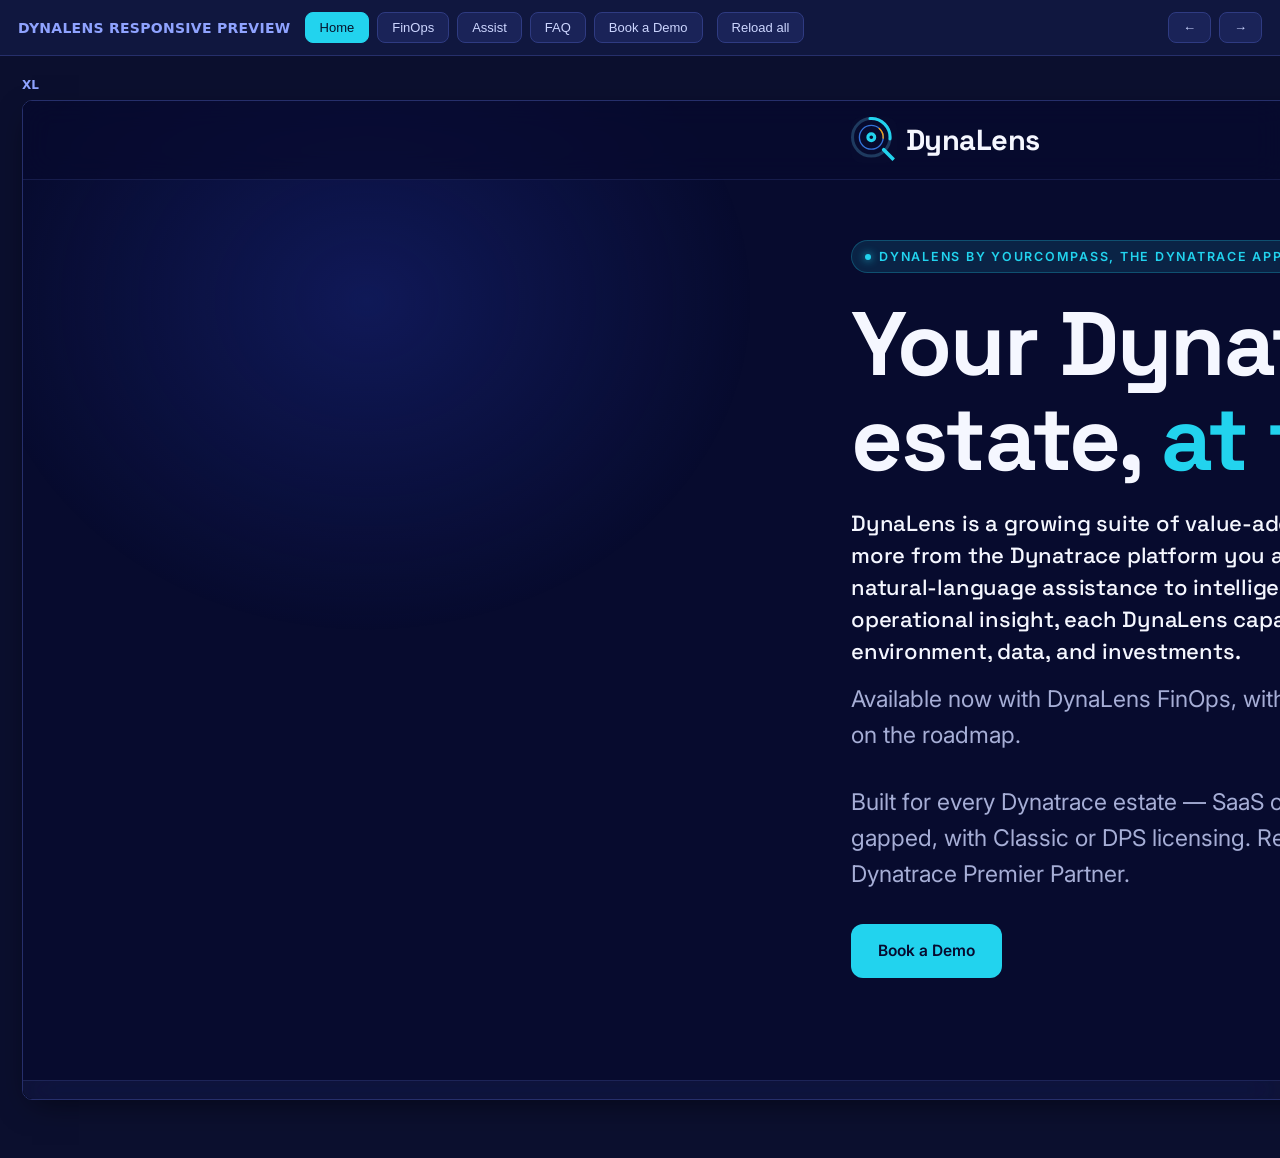
<file: responsive-preview.html>
<!DOCTYPE html>
<html lang="en">
<head>
<meta charset="UTF-8">
<title>DynaLens — Responsive Preview</title>
<style>
  :root{color-scheme:dark}
  *{box-sizing:border-box}
  /* hovering a device iframe traps the mouse wheel inside that iframe's own scroll,
     so the outer page needs an always-visible, always-draggable scrollbar to stay reachable */
  html{overflow-y:scroll}
  body{margin:0;background:#0b0f2e;font-family:system-ui,sans-serif;color:#e8ebff;min-height:100vh}
  header{display:flex;align-items:center;gap:14px;padding:12px 18px;background:#10173f;border-bottom:1px solid #262f6b;position:sticky;top:0;z-index:10;flex-wrap:wrap}
  header h1{font-size:14px;font-weight:600;margin:0;color:#8fa3ff;letter-spacing:.02em;text-transform:uppercase}
  .pages,.reload,.pan{display:flex;gap:8px;flex-wrap:wrap}
  .pan{margin-left:auto}
  button{background:#1a2358;border:1px solid #2f3b82;color:#cdd6ff;padding:7px 14px;border-radius:8px;font-size:13px;cursor:pointer;font-weight:500}
  button:hover{background:#232e6e}
  button.active{background:#22D3EE;color:#06122b;border-color:#22D3EE}
  .row{display:flex;gap:22px;padding:22px;padding-bottom:34px;align-items:flex-start;overflow-x:auto;cursor:grab;scrollbar-width:auto;scrollbar-color:#3f4da3 #10173f}
  .row.dragging{cursor:grabbing;user-select:none}
  .row::-webkit-scrollbar{height:14px}
  .row::-webkit-scrollbar-track{background:#10173f}
  .row::-webkit-scrollbar-thumb{background:#3f4da3;border-radius:7px;border:3px solid #10173f}
  .row::-webkit-scrollbar-thumb:hover{background:#8fa3ff}
  .device{display:flex;flex-direction:column;gap:8px;flex:none}
  .device-label{font-size:12px;color:#8fa3ff;font-weight:600;display:flex;justify-content:space-between;gap:8px}
  .device-label span.dim{color:#5c6699;font-weight:400}
  .frame-wrap{background:#000;border-radius:10px;overflow:hidden;border:1px solid #262f6b;box-shadow:0 10px 30px -10px rgba(0,0,0,.6)}
  iframe{border:0;display:block}
</style>
</head>
<body>
<header>
  <h1>DynaLens Responsive Preview</h1>
  <div class="pages" id="pages">
    <button data-page="index.html" class="active">Home</button>
    <button data-page="dynalens-finops-page.html">FinOps</button>
    <button data-page="dynalens-assist-page.html">Assist</button>
    <button data-page="dynalens-faq-page.html">FAQ</button>
    <button data-page="dynalens-book-a-demo.html">Book a Demo</button>
  </div>
  <div class="reload"><button id="reload">Reload all</button></div>
  <div class="pan">
    <button id="panLeft" title="Scroll left">&larr;</button>
    <button id="panRight" title="Scroll right">&rarr;</button>
  </div>
</header>

<div class="row" id="row"></div>

<script>
  var DEVICES = [
    {name:"XL",      w:3440, h:1000},
    {name:"Desktop", w:1440, h:900},
    {name:"Tablet",  w:768,  h:1024},
    {name:"Mobile",  w:390,  h:844}
  ];
  var SCALE = 1; // native size — row scrolls horizontally instead of shrinking to fit
  var page = "index.html";
  var row = document.getElementById('row');

  function build(){
    row.innerHTML = "";
    DEVICES.forEach(function(d){
      var dispW = Math.round(d.w * SCALE);
      var dispH = Math.round(d.h * SCALE);

      var device = document.createElement('div');
      device.className = 'device';

      var label = document.createElement('div');
      label.className = 'device-label';
      label.innerHTML = '<span>' + d.name + '</span><span class="dim">' + d.w + '×' + d.h + '</span>';

      var wrap = document.createElement('div');
      wrap.className = 'frame-wrap';
      wrap.style.width = dispW + 'px';
      wrap.style.height = dispH + 'px';

      var iframe = document.createElement('iframe');
      iframe.src = page + '?_=' + Date.now();
      iframe.style.width = d.w + 'px';
      iframe.style.height = d.h + 'px';
      iframe.style.transform = 'scale(' + SCALE + ')';
      iframe.style.transformOrigin = 'top left';

      wrap.appendChild(iframe);
      device.appendChild(label);
      device.appendChild(wrap);
      row.appendChild(device);
    });
  }

  document.getElementById('pages').addEventListener('click', function(e){
    var btn = e.target.closest('button[data-page]');
    if(!btn) return;
    page = btn.dataset.page;
    document.querySelectorAll('#pages button').forEach(function(b){ b.classList.toggle('active', b === btn); });
    build();
  });
  document.getElementById('reload').addEventListener('click', build);

  // horizontal scrollbar sits below the fold on tall devices and hovering an
  // iframe traps the wheel, so give a click-drag pan and explicit buttons too
  document.getElementById('panLeft').addEventListener('click', function(){
    row.scrollBy({left: -500, behavior: 'smooth'});
  });
  document.getElementById('panRight').addEventListener('click', function(){
    row.scrollBy({left: 500, behavior: 'smooth'});
  });

  var dragging = false, dragStartX = 0, dragStartScroll = 0;
  row.addEventListener('mousedown', function(e){
    if(e.target.closest('iframe, button')) return;
    dragging = true;
    dragStartX = e.clientX;
    dragStartScroll = row.scrollLeft;
    row.classList.add('dragging');
  });
  window.addEventListener('mousemove', function(e){
    if(!dragging) return;
    row.scrollLeft = dragStartScroll - (e.clientX - dragStartX);
  });
  window.addEventListener('mouseup', function(){
    dragging = false;
    row.classList.remove('dragging');
  });

  build();
</script>
</body>
</html>
</file>
<file: assets/css/main.css>
:root{
    --navy-900:#070B2E;
    --navy-800:#0A1247;
    --navy-700:#0E1A66;
    --navy-600:#05106F;
    --navy-500:#1B2A8A;
    --line:rgba(120,140,255,.14);
    --line-strong:rgba(120,140,255,.28);
    --text:#F5F7FF;
    --text-dim:#A6AED6;
    --text-faint:#6B73A0;
    --cyan:#22D3EE;
    --cyan-soft:rgba(34,211,238,.12);
    --violet:#9B8CFF;
    --violet-soft:rgba(155,140,255,.12);
    --amber:#FFB546;
    --amber-soft:rgba(255,181,70,.12);
    --green:#34D399;
    --card:rgba(255,255,255,.025);
    --card-hover:rgba(255,255,255,.05);
    --radius:18px;
    --maxw:1200px;

    /* ---- unified type scale: fluid, grows with viewport width ----
       every heading/body/caption font-size in the site should reference
       one of these instead of a one-off px value. Re-widened further at
       the large-screen breakpoints below (search "TYPE SCALE — XL"). */
    --fs-h1:clamp(38px,5.2vw,62px);
    --fs-h2:clamp(28px,3.6vw,42px);
    --fs-h3:clamp(24px,3vw,33px);
    --fs-h3-card:clamp(22px,2.5vw,30px);
    --fs-h4:clamp(18px,1.4vw + 14px,22px);
    --fs-lede:clamp(1.063rem,0.8rem + 0.33vw,1.375rem);
    --fs-body-lg:clamp(1.156rem,0.913rem + 0.3vw,1.438rem);
    --fs-body:clamp(1rem,0.788rem + 0.26vw,1.25rem);
    --fs-body-sm:clamp(0.938rem,0.731rem + 0.26vw,1.188rem);
    --fs-caption:clamp(0.875rem,0.75rem + 0.15vw,1rem);
  }
  *{margin:0;padding:0;box-sizing:border-box}
  html{scroll-behavior:smooth}
  /* ---------- LIGHT SECTION THEME ---------- */
  /* Premium light: layered surfaces, soft elevation, warm-cool neutral base. */
  .section-light{
    --line:rgba(16,24,64,.08);
    --line-strong:rgba(16,24,64,.14);
    --text:#10183B;            /* deep ink, not pure navy */
    --text-dim:#4A5578;
    --text-faint:#8089A6;
    --cyan:#0C7B9E;            /* deep teal reads on light */
    --cyan-soft:rgba(12,123,158,.09);
    --amber:#A55C00;
    --amber-soft:rgba(165,92,0,.09);
    --green:#0C8F61;
    /* three-layer surface system */
    --surface-0:#EEF1F8;       /* section base (recedes) */
    --surface-1:#FFFFFF;       /* card (catches light) */
    --surface-2:#F5F7FC;       /* inset panel inside card */
    --card:var(--surface-1);
    --card-hover:#FFFFFF;
    /* layered soft shadows */
    --shadow-sm:0 1px 2px rgba(16,24,64,.04), 0 2px 8px rgba(16,24,64,.04);
    --shadow-md:0 2px 4px rgba(16,24,64,.05), 0 12px 28px -8px rgba(16,24,64,.12);
    --shadow-lg:0 4px 8px rgba(16,24,64,.06), 0 24px 56px -16px rgba(16,24,64,.18);
    background:
      radial-gradient(900px 480px at 88% -8%, rgba(12,123,158,.05), transparent 60%),
      linear-gradient(180deg, #F2F4FA, var(--surface-0) 18%, #EAEEF6);
    color:var(--text);
    position:relative;
    border-top:1px solid rgba(16,24,64,.07);
    border-bottom:1px solid rgba(16,24,64,.07);
  }
  /* hairline highlight at the top edge for crisp section separation */
  .section-light::before{content:"";position:absolute;top:0;left:0;right:0;height:1px;background:linear-gradient(90deg,transparent,rgba(255,255,255,.9),transparent);pointer-events:none}
  .section-light h1,.section-light h2,.section-light h3,.section-light h4{color:var(--text);letter-spacing:-.025em}
  .section-light .sec-eye{color:var(--cyan);font-weight:700}
  /* ===== Premium light-mode component refinements ===== */
  /* Suite cards: white, elevated, with a refined hover lift */
  .section-light .scard{background:var(--surface-1);box-shadow:var(--shadow-sm);border-color:var(--line)}
  .section-light .scard.live{background:linear-gradient(165deg,#fff,#F2FAFC);border-color:rgba(12,123,158,.30);box-shadow:0 4px 10px rgba(12,123,158,.10), 0 20px 44px -16px rgba(12,123,158,.22)}
  .section-light .scard.live::after{background:linear-gradient(90deg,var(--cyan),transparent)}
  .section-light .badge.now{background:var(--cyan);color:#fff}
  .section-light .badge.soon{background:var(--surface-2);color:var(--text-faint);border:1px solid var(--line)}
  .section-light .scard.soon-card{opacity:1}
  .section-light .scard p{color:var(--text-dim)}
  /* Steps on light: white cards with elevation */
  .section-light .step{background:var(--surface-1);box-shadow:var(--shadow-sm);border-color:var(--line)}
  .section-light .step:hover{box-shadow:var(--shadow-md);transform:translateY(-4px)}
  /* Deploy / generic cards on light */
  .section-light .dcard{background:var(--surface-1);box-shadow:var(--shadow-sm);border-color:var(--line)}
  .section-light .dcard:hover{box-shadow:var(--shadow-md);transform:translateY(-4px)}
  .section-light .seccard{background:var(--surface-1);box-shadow:var(--shadow-sm);border-color:var(--line)}
  .section-light .seccard:hover{box-shadow:var(--shadow-md);transform:translateY(-4px)}
  .section-light .seccard .ico{background:linear-gradient(150deg,#fff,var(--cyan-soft));border-color:rgba(12,123,158,.22);box-shadow:var(--shadow-sm)}
  .section-light .built p{color:var(--text-dim)}
  /* Primary button on light keeps cyan fill but with shadow */
  .section-light .btn-primary{background:var(--cyan);color:#fff;box-shadow:0 6px 18px -4px rgba(12,123,158,.45)}
  .section-light .btn-primary:hover{box-shadow:0 12px 30px -6px rgba(12,123,158,.55)}
  .section-light .btn-ghost{color:var(--text);border-color:var(--line-strong)}
  .section-light .btn-ghost:hover{border-color:var(--cyan);color:var(--cyan);background:var(--cyan-soft)}
  .section-light .link-cta{color:var(--cyan)}
  /* DPS table on light: white surface, elevated, refined header */
  .section-light .dps-table-wrap{background:var(--surface-1);box-shadow:var(--shadow-md);border-color:var(--line)}
  .section-light .dps-table th{background:var(--surface-2);color:var(--text-faint);border-bottom-color:var(--line-strong)}
  .section-light .dps-table td{border-bottom-color:var(--line);color:var(--text-dim)}
  .section-light .dps-table .cap{color:var(--text)}
  .section-light .dps-table .unit{color:var(--cyan)}
  .section-light .dps-table .chk{color:var(--green)}
  .section-light .dps-table tr:hover td{background:var(--cyan-soft)}
  .section-light .sec-sub{color:var(--text-dim)}
  .section-light .dps-foot{color:var(--text-faint)}
  body{
    background:var(--navy-900);
    color:var(--text);
    font-family:'Inter',system-ui,sans-serif;
    line-height:1.55;
    overflow-x:hidden;
    -webkit-font-smoothing:antialiased;
  }
  /* ambient gradient field */
  body::before{
    content:"";
    position:fixed;inset:0;z-index:0;pointer-events:none;
    background:
      radial-gradient(800px 500px at 75% -5%, rgba(34,211,238,.10), transparent 60%),
      radial-gradient(700px 600px at 10% 20%, rgba(27,42,138,.45), transparent 55%),
      radial-gradient(900px 700px at 90% 90%, rgba(14,26,102,.35), transparent 60%);
  }
  .wrap{max-width:var(--maxw);margin:0 auto;padding:0 28px;position:relative;z-index:1}
  h1,h2,h3,.display{font-family:'Space Grotesk',sans-serif;letter-spacing:-.02em;line-height:1.05}
  .mono{font-family:'JetBrains Mono',monospace}
  /* ---------- NAV ---------- */
  nav{
    position:sticky;top:0;z-index:50;
    backdrop-filter:blur(14px);
    background:rgba(7,11,46,.72);
    border-bottom:1px solid var(--line);
    transition:transform .3s ease, opacity .3s ease;
  }
  nav.site-nav-hidden{transform:translateY(-100%);opacity:0;pointer-events:none}
  .nav-in{max-width:var(--maxw);margin:0 auto;padding:16px 28px;display:flex;align-items:center;justify-content:space-between}
  .logo{font-family:'Space Grotesk';font-weight:700;font-size:29px;letter-spacing:-.02em;display:flex;align-items:center;gap:9px}
  .logo .logo-icon{width:46px;height:46px;border-radius:11px;flex-shrink:0;display:block;box-sizing:border-box}
  .nav-links{display:flex;gap:30px;align-items:center}
  .nav-links a{color:var(--text-dim);text-decoration:none;font-size:14.5px;font-weight:500;transition:color .2s}
  .nav-links a:hover{color:var(--text)}
  /* status-colored nav entries: FinOps and Assist (live/cyan) vs Signal/Flow/Map (planned/violet) */
  .nav-status{display:inline-flex;align-items:center;gap:7px}
  .nav-status::before{content:"";width:6px;height:6px;border-radius:50%;flex-shrink:0}
  .nav-status--live{color:var(--cyan)}
  .nav-status--live::before{background:var(--cyan);box-shadow:0 0 7px var(--cyan)}
  .nav-status--live:hover{color:var(--cyan)}
  .nav-status--soon{color:#9B8CFF}
  .nav-status--soon::before{background:#9B8CFF;box-shadow:0 0 7px #9B8CFF;opacity:.85}
  .nav-status--soon:hover{color:#9B8CFF}
  /* ---------- PER-PRODUCT NAV DOTS ---------- */
  .nav-links{gap:22px}
  .nav-status--fo::before{background:#FFB546;box-shadow:0 0 7px #FFB546}
  .nav-status--as::before{background:#22D3EE;box-shadow:0 0 7px #22D3EE}
  .nav-status--sg::before{background:#9B8CFF;box-shadow:0 0 7px #9B8CFF}
  .nav-status--fl::before{background:#34D399;box-shadow:0 0 7px #34D399}
  .nav-status--mp::before{background:#F472B6;box-shadow:0 0 7px #F472B6}
  .nav-status--fo:hover{color:#FFB546}
  .nav-status--as:hover{color:#22D3EE}
  .nav-status--sg:hover{color:#9B8CFF}
  .nav-status--fl:hover{color:#34D399}
  .nav-status--mp:hover{color:#F472B6}
  .nav-cta{display:flex;gap:12px;align-items:center}
  /* space is reserved (opacity, not display:none) so nothing shifts into the gap when suppressed */
  .nav-cta .btn.nav-cta-suppressed{opacity:0;pointer-events:none;transition:opacity .2s ease}
  .btn{font-family:'Inter';font-weight:600;font-size:14.5px;border-radius:10px;padding:10px 18px;cursor:pointer;border:1px solid transparent;text-decoration:none;display:inline-flex;align-items:center;gap:7px;transition:all .22s ease;white-space:nowrap}
  .btn-primary{background:var(--cyan);color:var(--navy-900);box-shadow:0 0 0 0 rgba(34,211,238,.5)}
  .btn-primary:hover{transform:translateY(-2px);box-shadow:0 12px 30px -8px rgba(34,211,238,.55)}
  .btn-ghost{background:transparent;color:var(--text);border-color:var(--line-strong)}
  .btn-ghost:hover{border-color:var(--cyan);color:var(--cyan)}
  @media(max-width:900px){
    .nav-links{display:none}
  }
  /* ---------- MOBILE NAV ---------- */
  .nav-burger{display:none;flex-direction:column;justify-content:center;gap:5px;width:38px;height:38px;background:transparent;border:1px solid var(--line-strong);border-radius:9px;cursor:pointer;padding:0;flex-shrink:0}
  .nav-burger span{display:block;width:16px;height:1.5px;background:var(--text);margin:0 auto;transition:transform .25s ease,opacity .25s ease}
  .nav-burger[aria-expanded="true"] span:nth-child(1){transform:translateY(6.5px) rotate(45deg)}
  .nav-burger[aria-expanded="true"] span:nth-child(2){opacity:0}
  .nav-burger[aria-expanded="true"] span:nth-child(3){transform:translateY(-6.5px) rotate(-45deg)}
  .nav-mobile{display:none;flex-direction:column;gap:2px;padding:10px 20px 22px;border-top:1px solid var(--line);background:rgba(7,11,46,.98);backdrop-filter:blur(14px)}
  .nav-mobile a:not(.btn){color:var(--text-dim);text-decoration:none;font-size:15.5px;font-weight:500;padding:13px 4px;border-bottom:1px solid var(--line)}
  .nav-mobile a:last-of-type{border-bottom:none}
  .nav-mobile-cta{display:flex;flex-direction:column;gap:10px;margin-top:16px}
  .nav-mobile-cta .btn{width:100%;justify-content:center}
  .nav-mobile.open{display:flex}
  @media(max-width:900px){
    .nav-cta{display:none}
    .nav-burger{display:flex}
  }
  /* ---------- HERO ---------- */
  .hero{padding:60px 0 48px;position:relative}
  .eyebrow{display:inline-flex;align-items:center;gap:8px;font-size:12.5px;font-weight:600;letter-spacing:.14em;text-transform:uppercase;color:var(--cyan);background:var(--cyan-soft);border:1px solid rgba(34,211,238,.25);padding:6px 13px;border-radius:100px;margin-bottom:26px}
  .eyebrow::before{content:"";width:6px;height:6px;border-radius:50%;background:var(--cyan);box-shadow:0 0 8px var(--cyan)}
  h1{font-size:var(--fs-h1);font-weight:700;margin-bottom:22px}
  .hero-sub{font-size:var(--fs-body-lg);color:var(--text-dim);max-width:clamp(540px,40vw,840px);margin-bottom:32px}
  .hero-actions{display:flex;gap:14px;margin-bottom:34px;flex-wrap:wrap}
  .btn-lg{padding:14px 26px;font-size:15.5px;border-radius:12px}
  .trust{display:flex;gap:10px;flex-wrap:wrap}
  .trust span{font-size:12px;font-weight:500;color:var(--text-faint);border:1px solid var(--line);border-radius:8px;padding:6px 11px;background:var(--card)}
  /* Equalize the three hero-carousel visuals so the slide doesn't jump height on rotation */
  .hero-visual{min-height:582px;box-sizing:border-box}
  .finops-visual.hero-visual{display:flex;flex-direction:column;justify-content:center}
  .soon-stack.hero-visual{align-content:center}
  @media(max-width:900px){
    .hero-visual{min-height:660px}
  }
  @media(max-width:400px){
    .hero-visual{min-height:700px}
  }
  /* ---------- HERO CAROUSEL ---------- */
  .carousel{position:relative}
  .slides{position:relative}
  .slide{display:none}
  .slide.active{display:block;animation:fadeSlide .6s ease}
  @keyframes fadeSlide{from{opacity:0;transform:translateY(14px)}to{opacity:1;transform:none}}
  .slide-tag{display:inline-flex;align-items:center;gap:8px;font-size:12.5px;font-weight:600;letter-spacing:.14em;text-transform:uppercase;padding:6px 13px;border-radius:100px;margin-bottom:24px}
  .slide-tag.t-suite{color:var(--cyan);background:var(--cyan-soft);border:1px solid rgba(34,211,238,.25)}
  .slide-tag.t-finops{color:var(--amber);background:var(--amber-soft);border:1px solid rgba(255,181,70,.3)}
  .slide-tag.t-soon{color:var(--text-dim);background:rgba(255,255,255,.05);border:1px solid var(--line-strong)}
  .slide-tag::before{content:"";width:6px;height:6px;border-radius:50%;background:currentColor;box-shadow:0 0 8px currentColor}
  /* carousel controls */
  .carousel-ctl{display:flex;align-items:center;gap:18px;margin-top:38px}
  .dots{display:flex;gap:9px}
  .dot-btn{width:34px;height:5px;border-radius:100px;background:rgba(255,255,255,.14);border:none;cursor:pointer;padding:0;transition:all .3s ease;position:relative;overflow:hidden}
  .dot-btn.active{background:rgba(255,255,255,.18)}
  .dot-btn.active::after{content:"";position:absolute;inset:0;background:var(--cyan);transform-origin:left;animation:fill 6s linear forwards}
  @keyframes fill{from{transform:scaleX(0)}to{transform:scaleX(1)}}
  .arrows{display:flex;gap:8px;margin-left:auto}
  .arrow{width:40px;height:40px;border-radius:50%;border:1px solid var(--line-strong);background:var(--card);color:var(--text-dim);cursor:pointer;font-size:16px;display:flex;align-items:center;justify-content:center;transition:all .2s}
  .arrow:hover{border-color:var(--cyan);color:var(--cyan);background:var(--cyan-soft)}
  .slide-counter{font-family:'JetBrains Mono';font-size:13px;color:var(--text-faint)}
  .slide-counter b{color:var(--text)}
  /* upcoming apps visual (slide 3) */
  .soon-stack{display:grid;grid-template-columns:1fr;gap:12px}
  .soon-tile{background:var(--card);border:1px solid var(--line);border-radius:14px;padding:18px;transition:all .25s}
  .soon-tile:hover{border-color:var(--line-strong);transform:translateY(-3px);background:var(--card-hover)}
  .soon-tile .st-glyph{font-family:'Space Grotesk';font-weight:700;font-size:22px;color:var(--cyan);margin-bottom:10px;display:inline-block;width:42px;height:42px;line-height:42px;text-align:center;background:var(--cyan-soft);border:1px solid rgba(34,211,238,.25);border-radius:11px}
  .soon-tile h4{font-family:'Space Grotesk';font-weight:600;font-size:var(--fs-h4);margin-bottom:5px}
  .soon-tile p{font-size:12.5px;color:var(--text-faint);line-height:1.45}
  .finops-visual{background:linear-gradient(160deg, rgba(255,181,70,.06), rgba(7,11,46,.85));border:1px solid var(--line-strong);border-radius:22px;padding:24px;box-shadow:0 40px 90px -30px rgba(0,0,0,.8)}
  .assist-visual{background:linear-gradient(160deg, rgba(34,211,238,.07), rgba(7,11,46,.85));border:1px solid var(--line-strong);border-radius:22px;padding:24px;box-shadow:0 40px 90px -30px rgba(0,0,0,.8);display:flex;flex-direction:column;justify-content:center}
  /* ---------- PARTNER STRIP ---------- */
  .partner-strip{border-top:1px solid var(--line);border-bottom:1px solid var(--line);background:linear-gradient(180deg,rgba(14,26,102,.25),transparent);margin-top:20px}
  .pbadge{display:flex;align-items:center;gap:10px;padding:11px 18px;border:1px solid var(--line-strong);border-radius:12px;background:var(--card);transition:all .25s ease;cursor:default}
  .pbadge:hover{border-color:var(--cyan);background:var(--cyan-soft);transform:translateY(-2px)}
  .pbadge .pb-ico{width:28px;height:28px;border-radius:7px;display:flex;align-items:center;justify-content:center;font-family:'Space Grotesk';font-weight:700;font-size:13px;flex-shrink:0}
  .pb-ico.dt{background:linear-gradient(135deg,#1496FF,#22D3EE);color:#06122e}
  .pb-ico.dt2{background:rgba(34,211,238,.15);color:var(--cyan);border:1px solid rgba(34,211,238,.4)}
  .pb-ico.ms{background:#fff;color:#05106F}
  .pbadge .pb-txt{display:flex;flex-direction:column;line-height:1.2}
  .pbadge .pb-txt b{font-family:'Space Grotesk';font-weight:600;font-size:13.5px;color:var(--text)}
  .pbadge .pb-txt span{font-size:10.5px;color:var(--text-faint)}
  /* mac-window dots, reused by the hero fan carousel's title bar */
  .d1{background:#ff5f57}
  .d2{background:#febc2e}
  .d3{background:#28c840}
  /* ---------- SECTIONS ---------- */
  section.blk{padding:72px 0;position:relative}
  @media(max-width:760px){
    section.blk{padding:52px 0}
  }
  .sec-head{max-width:96%;margin-bottom:48px}
  .sec-eye{font-size:12.5px;font-weight:600;letter-spacing:.14em;text-transform:uppercase;color:var(--cyan);margin-bottom:14px;display:block}
  h2{font-size:var(--fs-h2);font-weight:700;margin-bottom:16px}
  .sec-sub{font-size:var(--fs-body);color:var(--text-dim)}
  /* reveal on scroll */
  .reveal{opacity:0;transform:translateY(26px);transition:opacity .7s ease,transform .7s ease}
  .reveal.show{opacity:1;transform:none}
  /* ---------- SUITE GRID ---------- */
  .suite{display:grid;grid-template-columns:repeat(auto-fit,minmax(210px,1fr));gap:16px}
  .scard.live::after{content:"";position:absolute;top:0;left:0;right:0;height:2px;background:linear-gradient(90deg,var(--cyan),transparent)}
  .badge.now{background:var(--cyan);color:var(--navy-900)}
  .badge.soon{background:rgba(255,255,255,.06);color:var(--text-faint);border:1px solid var(--line)}
  .scard p{font-size:13.5px;color:var(--text-dim);line-height:1.5}
  .scard.soon-card{opacity:.78;cursor:default}
  /* "launching soon" (Assist) sits a step ahead of the still-distant "coming soon" trio, so it keeps a cyan accent instead of fading grey.
     Colors are hardcoded (not var(--cyan)) because --cyan is repurposed to amber inside .theme-finops, and this badge must stay Assist's own cyan on every page it appears on. */
  .scard.soon-card.launching{opacity:1}
  .scard.soon-card.launching::after{content:"";position:absolute;top:0;left:0;right:0;height:2px;background:linear-gradient(90deg,#22D3EE,transparent);opacity:.6}
  .badge.launching{background:rgba(34,211,238,.12);color:#22D3EE;border:1px solid rgba(34,211,238,.35)}
  /* ---------- APP MINI SECTIONS ---------- */
  .app{display:grid;grid-template-columns:1fr 1fr;grid-template-areas:"copy visual";column-gap:54px;row-gap:0;align-items:center;padding:46px 0;border-top:1px solid var(--line)}
  .app-copy-wrap{grid-area:copy}
  .app-visual-wrap{grid-area:visual}
  .app.flip{grid-template-areas:"visual copy"}
  .app-eye{font-size:11.5px;font-weight:700;letter-spacing:.1em;text-transform:uppercase;margin-bottom:14px;display:inline-block;padding:4px 10px;border-radius:6px}
  .app-eye.now{background:var(--cyan-soft);color:var(--cyan);border:1px solid rgba(34,211,238,.3)}
  .app-eye.soon{background:rgba(255,255,255,.04);color:var(--text-faint);border:1px solid var(--line)}
  .app-eye.launching{background:rgba(34,211,238,.10);color:#22D3EE;border:1px solid rgba(34,211,238,.28)}
  .app h3{font-size:var(--fs-h3);font-weight:700;margin-bottom:14px;max-width:clamp(440px,32vw,650px)}
  .app-intro{font-size:var(--fs-body);color:var(--text-dim);margin-bottom:22px;max-width:clamp(460px,34vw,700px)}
  .app-list{list-style:none;margin-bottom:26px}
  .app-list li{position:relative;padding-left:26px;margin-bottom:13px;font-size:var(--fs-body-sm);color:var(--text-dim);max-width:clamp(470px,34vw,700px)}
  .app-list li::before{content:"";position:absolute;left:0;top:7px;width:12px;height:12px;border-radius:50%;background:var(--cyan)}
  .app-actions{display:flex;gap:14px;align-items:center;flex-wrap:wrap}
  .link-cta:hover{gap:11px}
  .notify{display:flex;gap:8px;align-items:center}
  .notify input{background:var(--card);border:1px solid var(--line-strong);border-radius:10px;padding:10px 14px;color:var(--text);font-size:14px;font-family:'Inter';width:200px}
  .notify input:focus{outline:none;border-color:var(--cyan)}
  /* app visual placeholder */
  .app-visual{background:linear-gradient(160deg,rgba(14,26,102,.5),rgba(7,11,46,.7));border:1px solid var(--line);border-radius:20px;height:300px;display:flex;align-items:center;justify-content:center;position:relative;overflow:hidden}
  .app-visual .glyph{font-family:'Space Grotesk';font-weight:700;font-size:88px;color:rgba(120,140,255,.1);letter-spacing:-.04em}
  .app-visual::before{content:"";position:absolute;width:200%;height:200%;background:radial-gradient(circle at 50% 50%, rgba(34,211,238,.08), transparent 40%);animation:drift 9s ease-in-out infinite}
  @keyframes drift{0%,100%{transform:translate(-25%,-25%)}50%{transform:translate(-22%,-30%)}}
  @media(max-width:880px){
    .app{grid-template-columns:1fr;grid-template-areas:"title" "visual" "copy";gap:32px}
    .app.flip{grid-template-areas:"title" "visual" "copy"}
    .app-copy-wrap{display:contents}
    .app-title{grid-area:title}
    .app-copy{grid-area:copy}
    .app-visual{height:220px}
  }
  /* ---------- HOW IT WORKS (premium connected flow) ---------- */
  .steps{position:relative;display:grid;grid-template-columns:repeat(3,1fr);gap:20px;margin-top:10px}
  /* connecting spine behind the cards */
  .steps::before{content:"";position:absolute;top:54px;left:14%;right:14%;height:2px;background:linear-gradient(90deg,var(--cyan),rgba(34,211,238,.25));opacity:.4;z-index:0}
  .step{position:relative;z-index:1;background:var(--card);border:1px solid var(--line);border-radius:20px;padding:30px 26px 28px;transition:transform .3s cubic-bezier(.4,0,.2,1),box-shadow .3s,border-color .3s;overflow:hidden}
  .step:hover{border-color:var(--line-strong);transform:translateY(-5px)}
  /* big ghosted number watermark */
  .step .ghost{position:absolute;top:-14px;right:6px;font-family:'Space Grotesk';font-weight:700;font-size:120px;line-height:1;color:var(--cyan);opacity:.05;pointer-events:none;user-select:none}
  /* icon tile */
  .step .ico{position:relative;width:56px;height:56px;border-radius:16px;background:linear-gradient(150deg,rgba(34,211,238,.16),rgba(34,211,238,.03));border:1px solid rgba(34,211,238,.28);display:flex;align-items:center;justify-content:center;margin-bottom:20px;box-shadow:0 8px 24px -10px rgba(34,211,238,.4)}
  .step .ico svg{width:28px;height:28px;stroke:var(--cyan);fill:none;stroke-width:1.8;stroke-linecap:round;stroke-linejoin:round}
  /* step label row */
  .step .slabel{display:flex;align-items:center;gap:10px;margin-bottom:10px}
  .step .snum{font-family:'JetBrains Mono';font-weight:700;font-size:12px;color:var(--cyan);letter-spacing:.05em}
  .step .sline{flex:1;height:1px;background:var(--line)}
  .step h4{font-family:'Space Grotesk';font-weight:600;font-size:var(--fs-h4);margin-bottom:10px;letter-spacing:-.01em}
  .step p{font-size:var(--fs-caption);color:var(--text-dim);line-height:1.55}
  @media(max-width:760px){
    .steps{grid-template-columns:1fr}
    .steps::before{display:none}
  }
  /* how-it-works CTA strip */
  .hiw-cta{margin-top:30px;display:flex;align-items:center;justify-content:space-between;gap:20px;flex-wrap:wrap;padding:24px 28px;border:1px solid var(--line);border-radius:18px;background:linear-gradient(120deg,rgba(34,211,238,.07),var(--card))}
  .hiw-cta .txt{font-family:'Space Grotesk';font-weight:600;font-size:18px;color:var(--text)}
  .hiw-cta .txt span{color:var(--cyan)}
  .hiw-cta .acts{display:flex;gap:12px;flex-wrap:wrap}
  /* light-mode treatment for steps + flow + cta */
  .section-light .steps::before{background:linear-gradient(90deg,var(--cyan),rgba(12,123,158,.2));opacity:.35}
  .section-light .step{background:var(--surface-1);box-shadow:var(--shadow-sm);border-color:var(--line)}
  .section-light .step:hover{box-shadow:var(--shadow-md);transform:translateY(-5px)}
  .section-light .step .ghost{color:var(--cyan);opacity:.06}
  .section-light .step .ico{background:linear-gradient(150deg,#fff,var(--cyan-soft));border-color:rgba(12,123,158,.22);box-shadow:var(--shadow-sm)}
  .section-light .step .ico svg{stroke:var(--cyan)}
  .section-light .hiw-cta{background:linear-gradient(120deg,var(--cyan-soft),var(--surface-1));border-color:var(--line);box-shadow:var(--shadow-sm)}
  /* ---------- DPS COVERAGE TABLE ---------- */
  .dps-table{width:100%;border-collapse:collapse;font-size:14px}
  .dps-table th{text-align:left;padding:15px 20px;font-family:'Inter';font-weight:600;font-size:11.5px;letter-spacing:.06em;text-transform:uppercase;color:var(--text-faint);border-bottom:1px solid var(--line-strong);background:rgba(7,11,46,.4)}
  .dps-table td{padding:14px 20px;border-bottom:1px solid var(--line);color:var(--text-dim);vertical-align:middle}
  .dps-table tr:last-child td{border-bottom:none}
  .dps-table tr:hover td{background:rgba(34,211,238,.03)}
  .dps-table .cap{color:var(--text);font-weight:500}
  .dps-table .unit{font-family:'JetBrains Mono';font-size:12.5px;color:var(--cyan)}
  .dps-table .chk{text-align:center;color:var(--green);font-weight:700}
  .dps-foot{font-size:12.5px;color:var(--text-faint);margin-top:14px;padding-left:2px}
  @media(max-width:760px){
    .dps-table .drv{display:none}
    .dps-table th.drv{display:none}
  }
  /* ---------- BUILT-BY (themed via section-light) ---------- */
  .built{display:grid;grid-template-columns:1.05fr .95fr;gap:54px;align-items:center;padding:8px 0}
  .built-stats{display:grid;grid-template-columns:1fr 1fr;gap:16px}
  .bstat{background:var(--card);border:1px solid var(--line);border-radius:16px;padding:24px}
  .bstat .bn{font-family:'Space Grotesk';font-weight:700;font-size:34px;line-height:1;color:var(--text);letter-spacing:-.02em}
  .bstat .bn .u{font-size:18px;color:var(--cyan)}
  .bstat .bl{font-size:13px;color:var(--text-dim);margin-top:8px;line-height:1.4}
  .section-light .bstat{background:var(--surface-1);box-shadow:var(--shadow-sm);border-color:var(--line)}
  @media(max-width:860px){
    .built{grid-template-columns:1fr;gap:32px}
  }
  /* ---------- ROADMAP BAND (now themed via section-light) ---------- */
  /* ---------- DEPLOY ---------- */
  .deploy{display:grid;grid-template-columns:repeat(3,1fr);gap:16px}
  .dcard{background:var(--card);border:1px solid var(--line);border-radius:var(--radius);padding:26px;transition:all .25s}
  .dcard:hover{border-color:var(--line-strong);transform:translateY(-3px)}
  .dcard .dt{font-family:'Space Grotesk';font-weight:600;font-size:var(--fs-h4);margin-bottom:10px}
  .dcard p{font-size:var(--fs-caption);color:var(--text-dim)}
  @media(max-width:980px){
    .deploy{grid-template-columns:1fr 1fr}
  }
  @media(max-width:760px){
    .deploy{grid-template-columns:1fr}
  }
  /* ---------- BUILT BY ---------- */
  .built p{font-size:var(--fs-body);color:var(--text-dim);line-height:1.6}
  .built h2{max-width:560px}
  .built p{font-size:var(--fs-body);color:var(--text-dim);max-width:680px;margin-bottom:24px}
  /* ---------- SECURITY ---------- */
  .sec-grid{display:grid;grid-template-columns:repeat(3,1fr);gap:18px}
  .seccard{background:var(--card);border:1px solid var(--line);border-radius:18px;padding:30px 28px;transition:transform .3s,box-shadow .3s,border-color .3s}
  .seccard:hover{border-color:var(--line-strong);transform:translateY(-4px)}
  .seccard .ico{width:52px;height:52px;border-radius:14px;background:linear-gradient(150deg,rgba(34,211,238,.16),rgba(34,211,238,.03));border:1px solid rgba(34,211,238,.28);display:flex;align-items:center;justify-content:center;margin-bottom:18px;box-shadow:0 8px 24px -10px rgba(34,211,238,.4)}
  .seccard .ico svg{width:26px;height:26px;stroke:var(--cyan);fill:none;stroke-width:1.7;stroke-linecap:round;stroke-linejoin:round}
  .seccard h4{font-family:'Space Grotesk';font-weight:600;font-size:var(--fs-h4);margin-bottom:10px;letter-spacing:-.01em}
  .seccard p{font-size:var(--fs-caption);color:var(--text-dim);line-height:1.55}
  .section-light .seccard .ico{background:linear-gradient(150deg,#fff,var(--cyan-soft));border-color:rgba(12,123,158,.22);box-shadow:var(--shadow-sm)}
  .section-light .seccard .ico svg{stroke:var(--cyan)}
  @media(max-width:980px){
    .sec-grid{grid-template-columns:1fr 1fr}
  }
  @media(max-width:760px){
    .sec-grid{grid-template-columns:1fr}
  }
  .sec-foot{margin-top:24px;display:flex;align-items:center;justify-content:space-between;gap:20px;flex-wrap:wrap;padding-top:22px;border-top:1px solid var(--line)}
  .sec-foot-note{font-size:13px;color:var(--text-faint);line-height:1.5;max-width:680px}
  .sec-foot-note .cl{color:var(--text-dim);font-weight:600}
  /* ---------- PRICING ---------- */
  .pricing-grid{display:grid;grid-template-columns:repeat(3,1fr);gap:24px;align-items:stretch}
  .price-card{background:var(--card);border:1px solid var(--line);border-radius:var(--radius);padding:36px 28px 28px;display:flex;flex-direction:column;position:relative;transition:all .25s ease}
  .price-card:hover{border-color:var(--line-strong);background:var(--card-hover);transform:translateY(-4px)}
  .price-card.featured{border:1.5px solid var(--cyan);background:linear-gradient(160deg,rgba(34,211,238,.08),var(--card))}
  .price-badge{position:absolute;top:-13px;left:50%;transform:translateX(-50%);background:var(--amber);color:var(--navy-900);font-size:11px;font-weight:700;letter-spacing:.05em;text-transform:uppercase;padding:5px 15px;border-radius:100px;white-space:nowrap}
  .price-name{font-family:'Space Grotesk';font-size:var(--fs-h4);font-weight:600;margin-bottom:6px}
  .price-desc{font-size:var(--fs-caption);color:var(--text-dim);min-height:38px;margin-bottom:22px}
  .price-amount{font-family:'Space Grotesk';font-weight:700;font-size:36px;color:var(--text);display:flex;align-items:baseline;gap:5px;margin-bottom:24px}
  .price-amount .unit{font-size:var(--fs-caption);color:var(--text-dim);font-weight:500}
  .price-list{list-style:none;display:flex;flex-direction:column;gap:11px;margin-bottom:28px;flex:1}
  .price-list li{display:flex;gap:9px;align-items:flex-start;font-size:var(--fs-caption);color:var(--text-dim);line-height:1.45}
  .price-list li::before{content:"✓";color:var(--green);font-weight:700;flex-shrink:0}
  .price-card .btn{width:100%;justify-content:center}
  .section-light .price-badge{color:#fff}
  @media (max-width:900px){
    .pricing-grid{grid-template-columns:1fr;max-width:420px;margin:0 auto}
    .price-card.featured{order:-1}
  }
  /* ---------- FINAL CTA ---------- */
  .final{text-align:center;padding:96px 0}
  .final-box{background:linear-gradient(160deg,rgba(34,211,238,.1),rgba(14,26,102,.5));border:1px solid var(--line-strong);border-radius:26px;padding:64px 40px;position:relative;overflow:hidden}
  .final-box::before{content:"";position:absolute;inset:0;background:radial-gradient(600px 300px at 50% 0%,rgba(34,211,238,.15),transparent 70%)}
  .final h2{font-size:clamp(30px,4vw,46px);margin-bottom:14px;position:relative}
  .final p{font-size:var(--fs-body-lg);color:var(--text-dim);margin-bottom:30px;position:relative}
  .final .hero-actions{justify-content:center;position:relative}
  /* ---------- FOOTER ---------- */
  footer{border-top:1px solid var(--line);padding:28px 0;margin-top:40px;background:var(--navy-900)}
  .foot-in{display:flex;justify-content:space-between;align-items:center;flex-wrap:wrap;gap:18px}
  .foot-in .copy{font-size:13px;color:var(--text)}
  .foot-brand{display:flex;flex-direction:column;align-items:center;gap:10px;margin-top:28px;padding-top:22px;text-align:center}
  .foot-yc-logo{height:60px;width:auto}
  .foot-brand .copy{font-size:13px;color:var(--text)}
  @media(max-width:900px){
    .foot-yc-logo{height:53px}
  }
  @media(max-width:640px){
    .foot-yc-logo{height:45px}
  }
  .foot-nav{display:flex;flex-direction:column;align-items:flex-end;gap:10px}
  .foot-links{display:flex;flex-wrap:wrap;row-gap:8px}
  .foot-links a{color:var(--text);text-decoration:none;font-size:14px;font-weight:500;transition:color .2s}
  .foot-links a:hover{color:var(--cyan)}
  .foot-links a:not(:last-child)::after{content:"·";margin:0 12px;color:var(--text-faint);font-weight:400}
  .foot-legal{display:flex;flex-wrap:wrap;row-gap:8px}
  .foot-legal a{color:var(--text-faint);text-decoration:none;font-size:13.5px;font-weight:500;transition:color .2s}
  .foot-legal a:hover{color:var(--cyan)}
  .foot-legal a:not(:last-child)::after{content:"·";margin:0 10px;color:var(--text-faint);font-weight:400}
  @media(prefers-reduced-motion:reduce){
    *{animation:none!important;transition:none!important}
    .reveal{opacity:1;transform:none}
  }
  /* ---------- SMALL-SCREEN PASS (phones) ---------- */
  @media(max-width:560px){
    .wrap{padding:0 18px}
    h1{font-size:clamp(30px,8vw,40px)}
    .hero{padding:36px 0 32px}
    .hero-actions{flex-direction:column;align-items:stretch}
    .hero-actions .btn{width:100%;justify-content:center}
    .carousel-ctl{flex-wrap:wrap;justify-content:center;gap:12px}
    .suite{grid-template-columns:1fr}
    .soon-stack{grid-template-columns:1fr}
    .dps-table{min-width:520px}
    .hiw-cta{flex-direction:column;align-items:stretch;text-align:center}
    .hiw-cta .acts{justify-content:center}
    .final-box{padding:40px 22px}
    .foot-in{flex-direction:column;align-items:flex-start}
    .foot-nav{flex-direction:row;align-items:flex-start;width:100%;gap:48px}
    .foot-links{display:flex;flex-direction:column;gap:10px}
    .foot-legal{display:flex;flex-direction:column;gap:10px}
    .foot-links a:not(:last-child)::after,.foot-legal a:not(:last-child)::after{content:none}
    .built-stats{grid-template-columns:1fr 1fr}
  }
  @media(max-width:380px){
    .built-stats{grid-template-columns:1fr}
  }
  /* ═══════════════ GLASSMORPHISM LAYER ═══════════════ */
  /* ambient color fields — the glass needs color behind it to refract */
  section.blk:not(.section-light){background-image:
    radial-gradient(640px 420px at 10% 15%, rgba(34,211,238,.06), transparent 62%),
    radial-gradient(760px 520px at 90% 85%, rgba(110,92,224,.10), transparent 62%)}
  .theme-finops section.blk:not(.section-light){background-image:
    radial-gradient(640px 420px at 10% 15%, rgba(255,181,70,.06), transparent 62%),
    radial-gradient(760px 520px at 90% 85%, rgba(110,92,224,.09), transparent 62%)}
  .section-light{background:
    radial-gradient(640px 400px at 10% 12%, rgba(12,123,158,.10), transparent 60%),
    radial-gradient(720px 480px at 90% 88%, rgba(110,92,224,.10), transparent 62%),
    radial-gradient(900px 480px at 88% -8%, rgba(12,123,158,.05), transparent 60%),
    linear-gradient(180deg, #F2F4FA, var(--surface-0) 18%, #EAEEF6)}
  /* ---- dark glass surfaces ---- */
  .final-box{
    background:linear-gradient(160deg, rgba(34,211,238,.10), rgba(255,255,255,.04));
    backdrop-filter:blur(18px) saturate(150%);
    -webkit-backdrop-filter:blur(18px) saturate(150%);
    border-color:rgba(255,255,255,.14);
    box-shadow:0 8px 32px rgba(2,6,32,.35), inset 0 1px 0 rgba(255,255,255,.1)}
  .btn-ghost{
    background:rgba(255,255,255,.06);
    backdrop-filter:blur(12px);-webkit-backdrop-filter:blur(12px);
    border-color:rgba(255,255,255,.18)}
  .btn-ghost:hover{background:rgba(255,255,255,.12)}
  /* ---- light glass surfaces (frosted white) ---- */
  .section-light .btn-ghost{
    background:rgba(255,255,255,.5);
    backdrop-filter:blur(12px);-webkit-backdrop-filter:blur(12px);
    border-color:rgba(255,255,255,.9);color:var(--text)}
  .section-light .btn-ghost:hover{background:rgba(255,255,255,.75)}
  /* the dark Assist Q&A screenshot panel stays dark — re-assert over generic glass */
  /* partner strip as a glass band */
  .partner-strip{
    background:rgba(255,255,255,.035);
    backdrop-filter:blur(16px) saturate(150%);
    -webkit-backdrop-filter:blur(16px) saturate(150%)}
  /* ---- readable eyebrows: pill treatment everywhere ---- */
  .sec-eye{display:inline-flex;align-items:center;gap:8px;font-size:11.5px;font-weight:700;letter-spacing:.12em;text-transform:uppercase;color:var(--cyan);background:var(--cyan-soft);border:1px solid rgba(34,211,238,.28);padding:7px 15px;border-radius:100px;margin-bottom:16px}
  .sec-eye::before{content:"";width:6px;height:6px;border-radius:50%;background:currentColor;box-shadow:0 0 9px currentColor;flex-shrink:0}
  .section-light .sec-eye{background:rgba(12,123,158,.08);border-color:rgba(12,123,158,.32)}

  /* ---------- LARGE-SCREEN PASS (wide monitors) ---------- */
  /* --maxw drives both .wrap and .nav-in, so content and nav widen together
     instead of leaving huge empty margins on large displays. */
  @media(min-width:1600px){
    :root{--maxw:1360px}
  }
  @media(min-width:1920px){
    :root{--maxw:1520px}
  }
  @media(min-width:2400px){
    :root{--maxw:1680px}
  }
  @media(min-width:2800px){
    :root{--maxw:1840px}
  }

  /* ---- TYPE SCALE — XL ----
     The base --fs-* clamps (defined in :root above) finish growing by
     ~1920px (their vw component would otherwise overshoot the max and
     just sit flat for every wider screen). This redefines each variable
     from that same point on, so text keeps scaling continuously with
     viewport width all the way out to ultra-wide/4K instead of going
     flat at normal-desktop size. */
  @media(min-width:1920px){
    :root{
      --fs-h1:clamp(62px,0.9px + 3.18vw,90px);
      --fs-h2:clamp(42px,7.1px + 1.82vw,58px);
      --fs-h3:clamp(33px,4.64px + 1.48vw,46px);
      --fs-h3-card:clamp(30px,3.81px + 1.36vw,42px);
      --fs-h4:clamp(22px,4.55px + 0.91vw,30px);
      --fs-lede:clamp(1.375rem,0.285rem + 0.057vw,1.875rem);
      --fs-body-lg:clamp(1.438rem,0.484rem + 0.05vw,1.875rem);
      --fs-body:clamp(1.25rem,0.432rem + 0.043vw,1.625rem);
      --fs-body-sm:clamp(1.188rem,0.506rem + 0.036vw,1.5rem);
      --fs-caption:clamp(1rem,0.455rem + 0.028vw,1.25rem);
    }
  }
</file>
<file: assets/css/docs.css>
/* ---------- DOCS / LEGAL PAGES ---------- */
  .doc-meta{font-size:13px;color:var(--text-faint);margin-bottom:0}

  .doc-product-switch{display:flex;gap:8px;margin-bottom:20px;flex-wrap:wrap}
  .doc-product-pill{display:inline-flex;align-items:center;gap:8px;padding:8px 16px;border-radius:999px;border:1px solid var(--line);font-size:13.5px;font-weight:600;color:var(--text-dim);text-decoration:none;transition:all .2s ease}
  .doc-product-pill:hover{border-color:var(--line-strong);color:var(--text)}
  .doc-product-pill .tag{font-size:10.5px;font-weight:700;text-transform:uppercase;letter-spacing:.04em;color:var(--text-faint);background:rgba(255,255,255,.06);border:1px solid var(--line);border-radius:999px;padding:2px 8px;line-height:1.5}
  .doc-product-pill.active{background:var(--cyan);color:var(--navy-900);border-color:var(--cyan);cursor:default;pointer-events:none}
  .doc-product-pill.active .tag{color:var(--navy-900);background:rgba(0,0,0,.15);border-color:transparent}

  .doc-soon-card{border:1px solid var(--line);background:var(--card);border-radius:var(--radius);padding:40px;max-width:640px}
  .doc-soon-card h2{font-family:'Space Grotesk';font-weight:700;font-size:var(--fs-h3-card);margin:0 0 10px;color:var(--text)}
  .doc-soon-card p{font-size:var(--fs-body-sm);line-height:1.7;color:var(--text-dim);margin:0 0 22px}
  .doc-soon-card .hero-actions{margin:0}
  .doc-callout{border:1px solid rgba(255,181,70,.32);background:rgba(255,181,70,.07);border-radius:14px;padding:18px 20px;font-size:13.5px;line-height:1.65;color:var(--text-dim);margin-bottom:8px}
  .doc-callout b{color:var(--amber)}

  .doc-shell{display:grid;grid-template-columns:minmax(240px,0.8fr) 1.7fr;gap:44px;align-items:start}
  .doc-toc{position:sticky;top:96px}
  .doc-toc-title{margin-bottom:14px}
  .doc-toc ul{list-style:none;display:flex;flex-direction:column;gap:2px}
  .doc-toc a{display:block;padding:7px 12px;border-radius:8px;font-size:13.5px;line-height:1.4;color:var(--text-dim);text-decoration:none;transition:all .2s ease}
  .doc-toc a:hover{background:var(--card-hover);color:var(--text)}

  .doc-body{max-width:720px}
  .doc-body h2{font-family:'Space Grotesk';font-weight:700;font-size:var(--fs-h3-card);letter-spacing:-.01em;color:var(--text);margin:46px 0 14px;scroll-margin-top:96px}
  .doc-body > h2:first-child{margin-top:0}
  .doc-body h3{font-family:'Space Grotesk';font-weight:600;font-size:16.5px;color:var(--text);margin:24px 0 8px;scroll-margin-top:96px}
  .doc-body p{font-size:var(--fs-body-sm);line-height:1.75;color:var(--text-dim);margin-bottom:14px}
  .doc-body p:last-child{margin-bottom:0}
  .doc-body strong{color:var(--text);font-weight:600}
  .doc-body em{color:var(--text-dim)}
  .doc-body a{color:var(--cyan);text-decoration:underline;text-decoration-color:rgba(34,211,238,.35);text-underline-offset:2px}
  .doc-body a:hover{text-decoration-color:var(--cyan)}
  .doc-body ul,.doc-body ol{margin:0 0 16px;padding-left:22px;display:flex;flex-direction:column;gap:7px}
  .doc-body li{font-size:var(--fs-body-sm);line-height:1.65;color:var(--text-dim)}
  .doc-body li::marker{color:var(--text-faint)}
  .doc-body hr{border:0;border-top:1px solid var(--line);margin:36px 0}
  .doc-body blockquote{border-left:2px solid var(--line-strong);padding-left:16px;margin:0 0 16px;color:var(--text-faint);font-size:14px}
  .doc-kicker{font-size:11.5px;font-weight:700;letter-spacing:.1em;text-transform:uppercase;color:var(--text-faint);margin:0 0 6px}

  .doc-table-wrap{overflow-x:auto;margin-bottom:22px}
  .doc-body table{width:100%;border-collapse:collapse;font-size:13.5px;white-space:nowrap}
  .doc-body th{text-align:left;padding:10px 16px;border-bottom:1px solid var(--line-strong);color:var(--text);font-weight:600;font-size:11.5px;text-transform:uppercase;letter-spacing:.03em}
  .doc-body td{padding:10px 16px;border-bottom:1px solid var(--line);color:var(--text-dim)}
  .doc-body td.chk{color:var(--green);font-weight:700;text-align:center}
  .doc-body td.dash{color:var(--text-faint);text-align:center}

  .doc-related{margin-top:48px;padding-top:22px;border-top:1px solid var(--line);font-size:13px;color:var(--text-faint)}
  .doc-related a{color:var(--cyan);text-decoration:none}
  .doc-related a:hover{text-decoration:underline}

  @media (max-width:900px){
    .doc-shell{grid-template-columns:1fr;gap:28px}
    .doc-toc{position:static}
  }
</file>
<file: assets/css/contact.css>
/* ---------- CONTACT / BOOK A DEMO FORM ---------- */
  /* referrer-based product theming: same --cyan swap the FinOps page itself uses */
  .theme-finops{--cyan:#FFB546;--cyan-soft:rgba(255,181,70,.12)}

  .contact-grid{display:grid;grid-template-columns:1fr 1fr;gap:56px;align-items:start}
  .contact-intro{padding-top:10px}
  .contact-card{max-width:640px;background:var(--card);border:1px solid var(--line);border-radius:var(--radius);padding:40px 40px 44px}
  .form-row{display:grid;grid-template-columns:1fr 1fr;gap:18px}
  .form-field{display:flex;flex-direction:column;gap:8px;margin-bottom:20px}
  .form-field label{font-size:13.5px;font-weight:600;color:var(--text)}
  .form-field label .req{color:var(--cyan);margin-left:3px}
  .form-field input,.form-field select,.form-field textarea{
    background:rgba(255,255,255,.03);
    border:1px solid var(--line-strong);
    border-radius:10px;
    padding:11px 14px;
    font-family:'Inter';
    font-size:14.5px;
    color:var(--text);
    outline:none;
    width:100%;
    transition:border-color .2s ease,background .2s ease;
  }
  .form-field input::placeholder,.form-field textarea::placeholder{color:var(--text-faint)}
  .form-field input:focus,.form-field select:focus,.form-field textarea:focus{border-color:var(--cyan);background:var(--cyan-soft)}
  .form-field select{cursor:pointer}
  .form-field select option{background:var(--navy-800);color:var(--text)}
  .form-field textarea{resize:vertical;min-height:110px;font-family:'Inter';line-height:1.5}
  .contact-submit{width:100%;justify-content:center;margin-top:4px}
  .contact-note{font-size:12.5px;color:var(--text-faint);margin-top:14px;text-align:center}
  .contact-success{display:none;text-align:center;padding:40px 20px}
  .contact-success .ico{width:56px;height:56px;border-radius:50%;background:var(--cyan-soft);border:1px solid var(--cyan);color:var(--cyan);display:flex;align-items:center;justify-content:center;margin:0 auto 20px;font-size:24px}
  .contact-success h3{font-family:'Space Grotesk';font-size:var(--fs-h3-card);font-weight:700;margin-bottom:10px}
  .contact-success p{font-size:var(--fs-body-sm);color:var(--text-dim)}
  .contact-form.hide{display:none}
  .contact-success.show{display:block}

  @media(max-width:900px){
    .contact-grid{grid-template-columns:1fr;gap:36px;text-align:center}
    .contact-card{margin:0 auto;text-align:left}
  }
  @media(max-width:560px){
    .form-row{grid-template-columns:1fr}
    .contact-card{padding:28px 22px 32px}
  }
</file>
<file: assets/css/faq.css>
.faq{max-width:820px}
  .nav-mobile{
    background:rgba(255,255,255,.055);
    backdrop-filter:blur(18px) saturate(150%);
    -webkit-backdrop-filter:blur(18px) saturate(150%);
    border-color:rgba(255,255,255,.13);
    box-shadow:0 8px 32px rgba(2,6,32,.35), inset 0 1px 0 rgba(255,255,255,.09)}
  /* ---- FAQ page layout ---- */
  .faqx{display:grid;grid-template-columns:minmax(280px,0.9fr) 1.6fr;gap:44px;align-items:start}
  .faqx-left{position:sticky;top:96px}
  .faqx-cta{margin-top:26px;border:1px solid rgba(255,255,255,.14);border-radius:16px;background:rgba(255,255,255,.055);backdrop-filter:blur(18px) saturate(150%);-webkit-backdrop-filter:blur(18px) saturate(150%);box-shadow:0 8px 32px rgba(2,6,32,.3),inset 0 1px 0 rgba(255,255,255,.09);padding:22px}
  .faqx-cta b{display:block;font-family:'Space Grotesk';font-weight:600;font-size:var(--fs-body);color:var(--text);margin-bottom:6px}
  .faqx-cta p{font-size:13px;color:var(--text-dim);line-height:1.55;margin-bottom:16px}
  .faqx .faq{max-width:none}
  .faqx .faq summary{gap:16px;justify-content:flex-start}
  .faqx .faq summary .qn{font-family:'JetBrains Mono';font-weight:400;font-size:11.5px;color:var(--text-faint);flex-shrink:0;padding-top:3px}
  .faqx .faq summary .qt{flex:1}
  .faqx .faq .faq-a{padding-left:52px}
  .acc-item{position:relative;border:1px solid rgba(255,255,255,.12);border-radius:16px;background:rgba(255,255,255,.05);backdrop-filter:blur(18px) saturate(150%);-webkit-backdrop-filter:blur(18px) saturate(150%);box-shadow:0 8px 32px rgba(2,6,32,.25),inset 0 1px 0 rgba(255,255,255,.08);margin-bottom:12px;overflow:hidden;transition:border-color .3s,background .3s}
  .acc-item::before{content:"";position:absolute;left:0;top:16px;bottom:16px;width:3px;border-radius:3px;background:rgba(255,255,255,.1);transition:background .3s}
  .acc-item:hover{background:rgba(255,255,255,.075)}
  .acc-item.open{background:rgba(255,255,255,.085);border-color:rgba(34,211,238,.32)}
  .acc-item.open::before{background:var(--cyan)}
  .acc-q{width:100%;background:none;border:0;display:flex;align-items:center;gap:16px;padding:20px 22px 20px 26px;cursor:pointer;text-align:left}
  .acc-q .qn{font-family:'JetBrains Mono';font-size:11.5px;color:var(--text-faint);flex-shrink:0;transition:color .3s}
  .acc-item.open .acc-q .qn{color:var(--cyan)}
  .acc-q .qt{flex:1;font-family:'Space Grotesk';font-weight:600;font-size:var(--fs-body-sm);line-height:1.4;color:var(--text);letter-spacing:-.01em}
  .acc-x{width:32px;height:32px;flex-shrink:0;border-radius:50%;border:1px solid rgba(255,255,255,.2);background:rgba(255,255,255,.04);display:flex;align-items:center;justify-content:center;transition:transform .35s cubic-bezier(.4,0,.2,1),border-color .3s,background .3s}
  .acc-x svg{width:13px;height:13px;stroke:var(--text-dim);stroke-width:2;fill:none;stroke-linecap:round;stroke-linejoin:round;transition:stroke .3s}
  .acc-item.open .acc-x{transform:rotate(180deg);border-color:rgba(34,211,238,.45);background:var(--cyan-soft)}
  .acc-item.open .acc-x svg{stroke:var(--cyan)}
  .acc-body{display:grid;grid-template-rows:0fr;transition:grid-template-rows .38s cubic-bezier(.4,0,.2,1)}
  .acc-item.open .acc-body{grid-template-rows:1fr}
  .acc-a{overflow:hidden}
  .acc-a-in{padding:0 60px 22px 63px;font-size:var(--fs-caption);color:var(--text-dim);line-height:1.65;border-top:1px solid rgba(255,255,255,.08);margin:0 22px 0 26px;padding:14px 24px 22px 37px}
  .faq-group{margin-bottom:44px}
  .faq-group:last-child{margin-bottom:0}
  .faq-group-eye{margin-bottom:16px}
  @media(max-width:900px){
    .faqx{grid-template-columns:1fr;gap:28px}
    .faqx-left{position:static}
    .faqx .faq .faq-a{padding-left:22px}
  }
  @media(max-width:640px){
    .acc-q{padding:17px 16px 17px 20px}
    .acc-a-in{margin:0 14px 0 18px;padding:12px 4px 18px 27px}
  }
</file>
